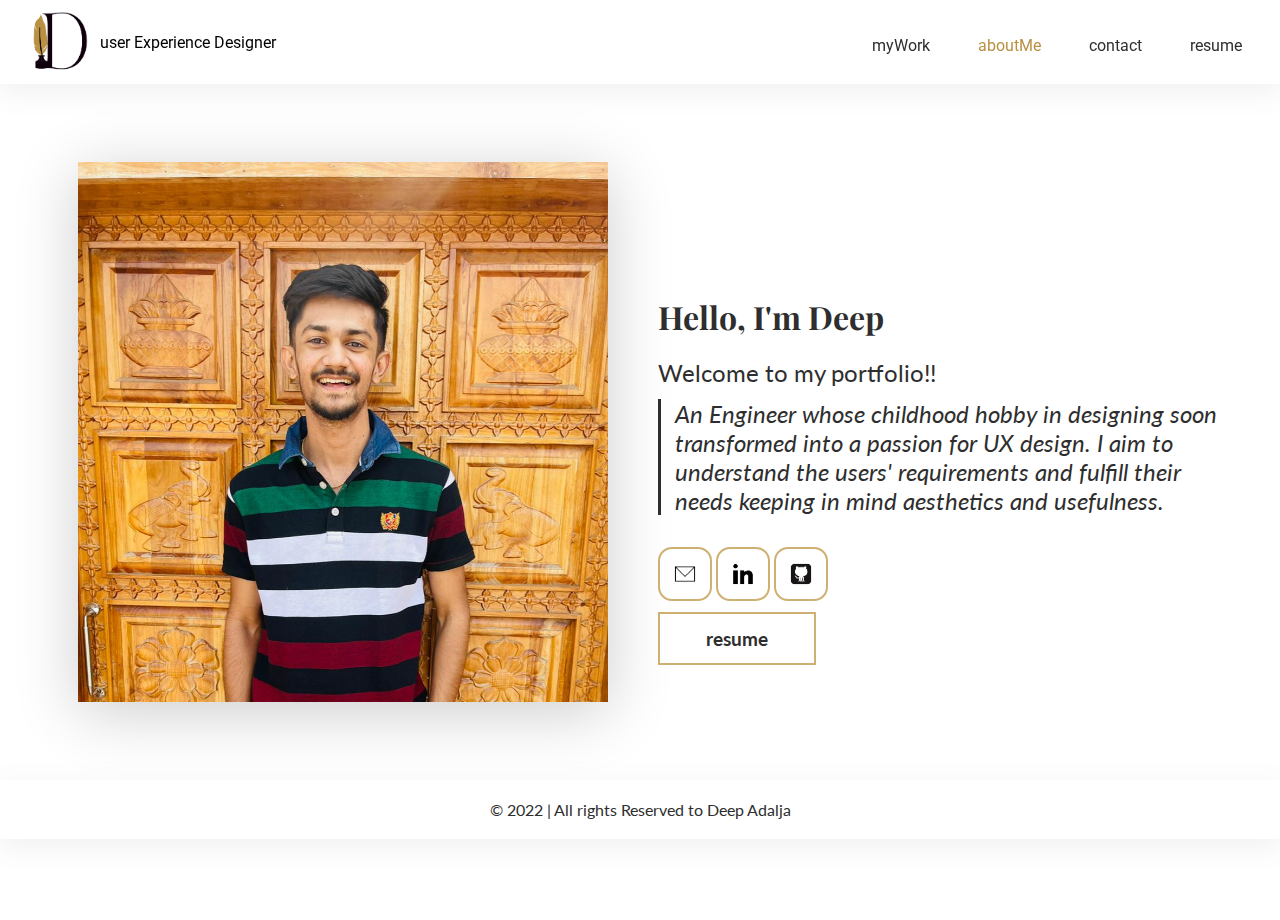
<file: aboutMe.html>
<!DOCTYPE html>
<html lang="en">

<head>
    <meta charset="UTF-8">
    <meta http-equiv="X-UA-Compatible" content="IE=edge">
    <meta name="viewport" content="width=device-width, initial-scale=1.0">
    <title>deepAdalja-About</title>
    <link rel="stylesheet" href="aboutMe.css">
    <link rel="stylesheet" href="./index.css">
    <link rel="icon" type="image/x-icon" href="./img/favicon/favicon.ico">
    <link
        href="https://fonts.googleapis.com/css2?family=Finger+Paint&family=Lato:ital,wght@0,100;0,300;0,400;0,700;0,900;1,100;1,300;1,400;1,700;1,900&family=Licorice&family=Merriweather:wght@300;400&family=Open+Sans:wght@400;500&family=Oxygen:wght@300;400;700&family=Playfair+Display:ital@0;1&family=Roboto:wght@300;400&family=Solway:wght@300;400;500&family=Ubuntu&display=swap"
        rel="stylesheet">
</head>

<body>

    <nav id="navbar">
        <div id="logo">
            <a href="./index.html"><img src="./img/logos/Dlogocropped.png" alt="Logo" height="80px"></a>
            <div>
                <p>user Experience Designer</p>
            </div>
        </div>
        <div id="links">
            <li><a href="./index.html">myWork</a></li>
            <li><a style="color: #ba9043;" href="./aboutMe.html">aboutMe</a></li>
            <li><a href="#contact">contact</a></li>
            <li><a href="https://drive.google.com/file/d/1tIAGyebp3swFNNiiZGx92EC6ZRyHTiWD/view?usp=share_link"
                    target="_blank">resume</a></li>
        </div>
    </nav>




    <div id="aboutMe">
        <div class="aboutDesc">
            <img src="./img/me/Deep.jpg" alt="Me">
        </div>
        <div class="descP">
            <h1>Hello, I'm Deep</h1>
            <p>Welcome to my portfolio!!</p>
            <div class="descItalic">
                <p>An Engineer whose childhood hobby in designing soon transformed into a passion for UX design. I aim
                    to understand the
                    users' requirements and fulfill their needs keeping in mind aesthetics and usefulness.</p>
            </div>
            <div class="profileLinks">
                <a href="mailto:thedeepux@gmail.com" target="_blank"><img src="./img/logos/email.png" alt="Email"></a>
                <a href="https://www.linkedin.com/in/deep-adalja-130557213/" target="_blank"><img
                        src="./img/logos/linkedin.png" alt="Linkedin"></a>
                <a href="https://github.com/TheDeep18" target="_blank"><img src="./img/logos/github.png"
                        alt="GitHub"></a>
            </div>
            <div class="resume">
                <a href="https://drive.google.com/file/d/1tIAGyebp3swFNNiiZGx92EC6ZRyHTiWD/view?usp=share_link"
                    target="_blank">resume</a>
            </div>
        </div>
    </div>


    <!-- <div id="contact">
        <span class="email"><a href="mailto:thedeepux@gmail.com">thedeepux@gmail.com</a></span>
        <p style="display: flex; align-items: center;">Always up for collaborations. <a
                href="https://www.linkedin.com/in/deep-adalja-130557213/"><img src="./img/logos/linkedin.png"
                    alt="Linkedin" height="60px"></a></p>
        <p>Portfolio made by me with &#10084</p>
    </div> -->
    <footer>
        <p>&#169 2022 | All rights Reserved to Deep Adalja</p>
    </footer>


</body>

</html>
</file>
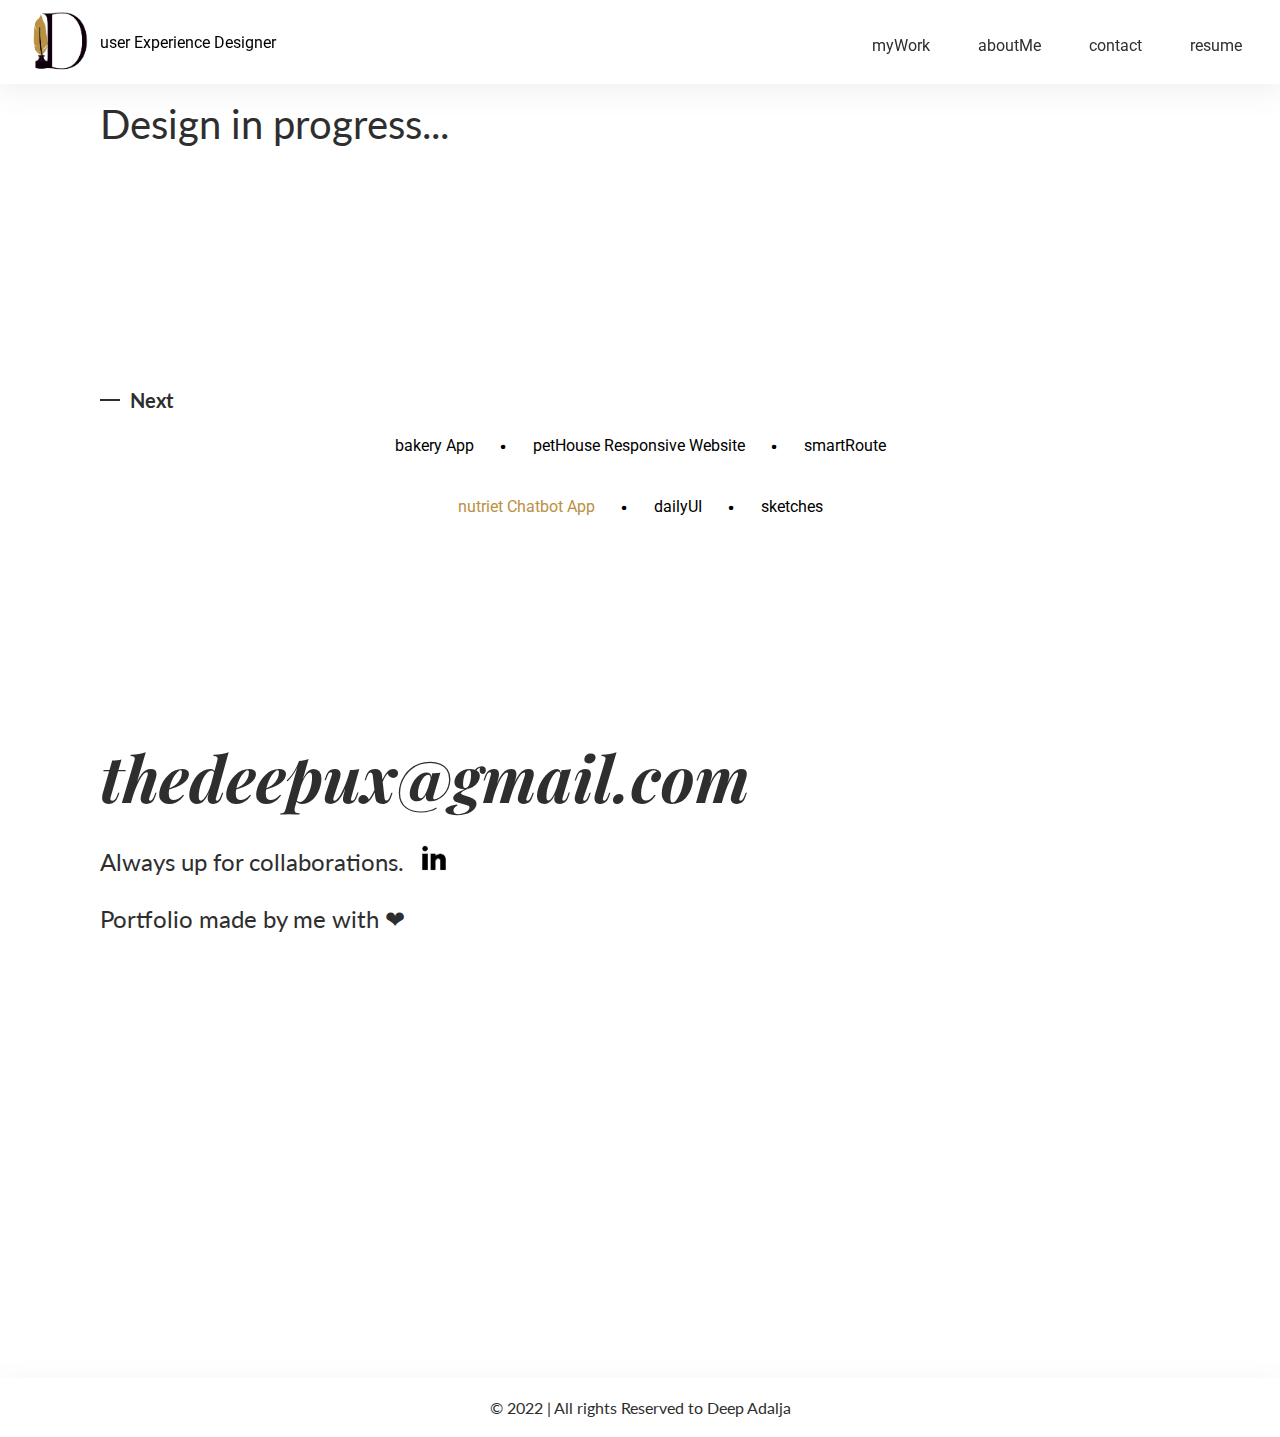
<file: colabOne.html>
<!DOCTYPE html>
<html lang="en">

<head>
    <meta charset="UTF-8">
    <meta http-equiv="X-UA-Compatible" content="IE=edge">
    <meta name="viewport" content="width=device-width, initial-scale=1.0">
    <title>deepAdalja-nutriet</title>
    <link rel="stylesheet" href="./index.css">
    <link rel="stylesheet" href="./colabOne.css">
    <link rel="icon" type="image/x-icon" href="./img/favicon/favicon.ico">
    <link
        href="https://fonts.googleapis.com/css2?family=Allura&family=Basic&family=Dancing+Script:wght@700&family=Finger+Paint&family=Great+Vibes&family=Lato:ital,wght@0,100;0,300;0,400;0,700;0,900;1,100;1,300;1,400;1,700;1,900&family=Licorice&family=Merriweather:wght@300;400&family=Open+Sans:wght@400;500&family=Oxygen:wght@300;400;700&family=Pacifico&family=Parisienne&family=Playfair+Display:ital,wght@0,400;0,700;1,400;1,700&family=Roboto+Mono:ital,wght@0,200;0,300;0,400;1,300&family=Roboto:wght@300;400&family=Sacramento&family=Solway:wght@300;400;500&family=Ubuntu&display=swap"
        rel="stylesheet">
</head>

<body>
    <nav id="navbar">
        <div id="logo">
            <a href="./index.html"><img src="./img/logos/Dlogocropped.png" alt="Logo" height="80px"></a>
            <div>
                <p>user Experience Designer</p>
            </div>
        </div>
        <div id="links">
            <li><a class="aLinks" href="./index.html">myWork</a></li>
            <li><a class="aLinks" href="./aboutMe.html">aboutMe</a></li>
            <li><a class="aLinks" href="#contact">contact</a></li>
            <li><a class="aLinks"
                    href="https://drive.google.com/file/d/1tIAGyebp3swFNNiiZGx92EC6ZRyHTiWD/view?usp=share_link"
                    target="_blank">resume</a></li>
        </div>
    </nav>


    <p class="p">Design in progress...</p>


    <div id="nextPreviousLinks">
        <h2 class="heading">Next</h2>
        <div id="linksRowOne" class="nextPrevLinks">
            <li><a href="./projectOne.html">bakery App</a></li><span>.</span>
            <li><a href="./projectTwo.html">petHouse Responsive Website</a></li><span>.</span>
            <li><a href="./colabTwo.html">smartRoute</a></li>
        </div>
        <div id="linksRowTwo" class="nextPrevLinks">
            <li><a style="color: #ba9043;" href="./colabOne.html">nutriet Chatbot App</a></li><span>.</span>
            <li><a href="./dailyUI.html">dailyUI</a></li><span>.</span>
            <li><a href="./sketches.html">sketches</a></li>
        </div>
    </div>




    <div id="contact">
        <span class="email"><a href="mailto:thedeepux@gmail.com">thedeepux@gmail.com</a></span>
        <p style="display: flex; align-items: center;">Always up for collaborations. <a
                href="https://www.linkedin.com/in/deep-adalja-130557213/"><img src="./img/logos/linkedin.png"
                    alt="Linkedin" height="60px"></a></p>
        <p>Portfolio made by me with &#10084</p>
    </div>
    <footer>
        <p>&#169 2022 | All rights Reserved to Deep Adalja</p>
    </footer>

</body>

</html>
</file>
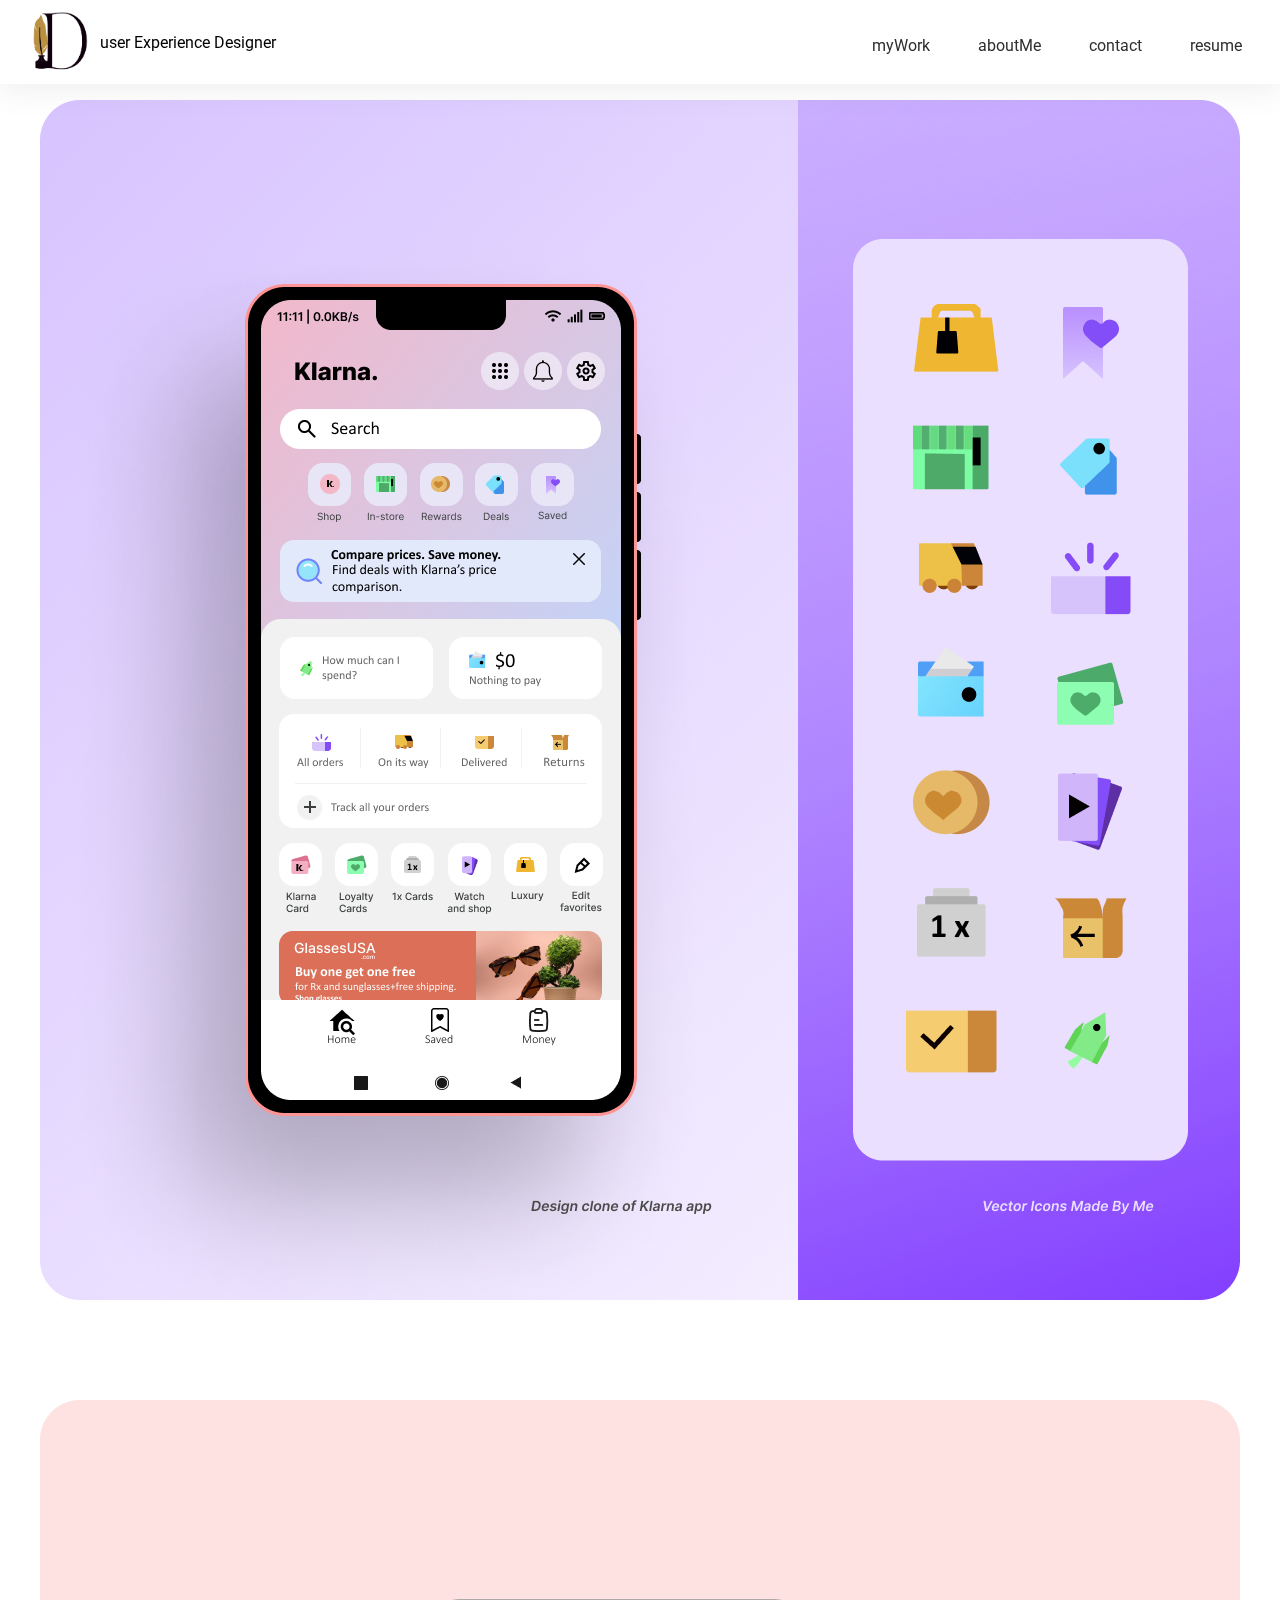
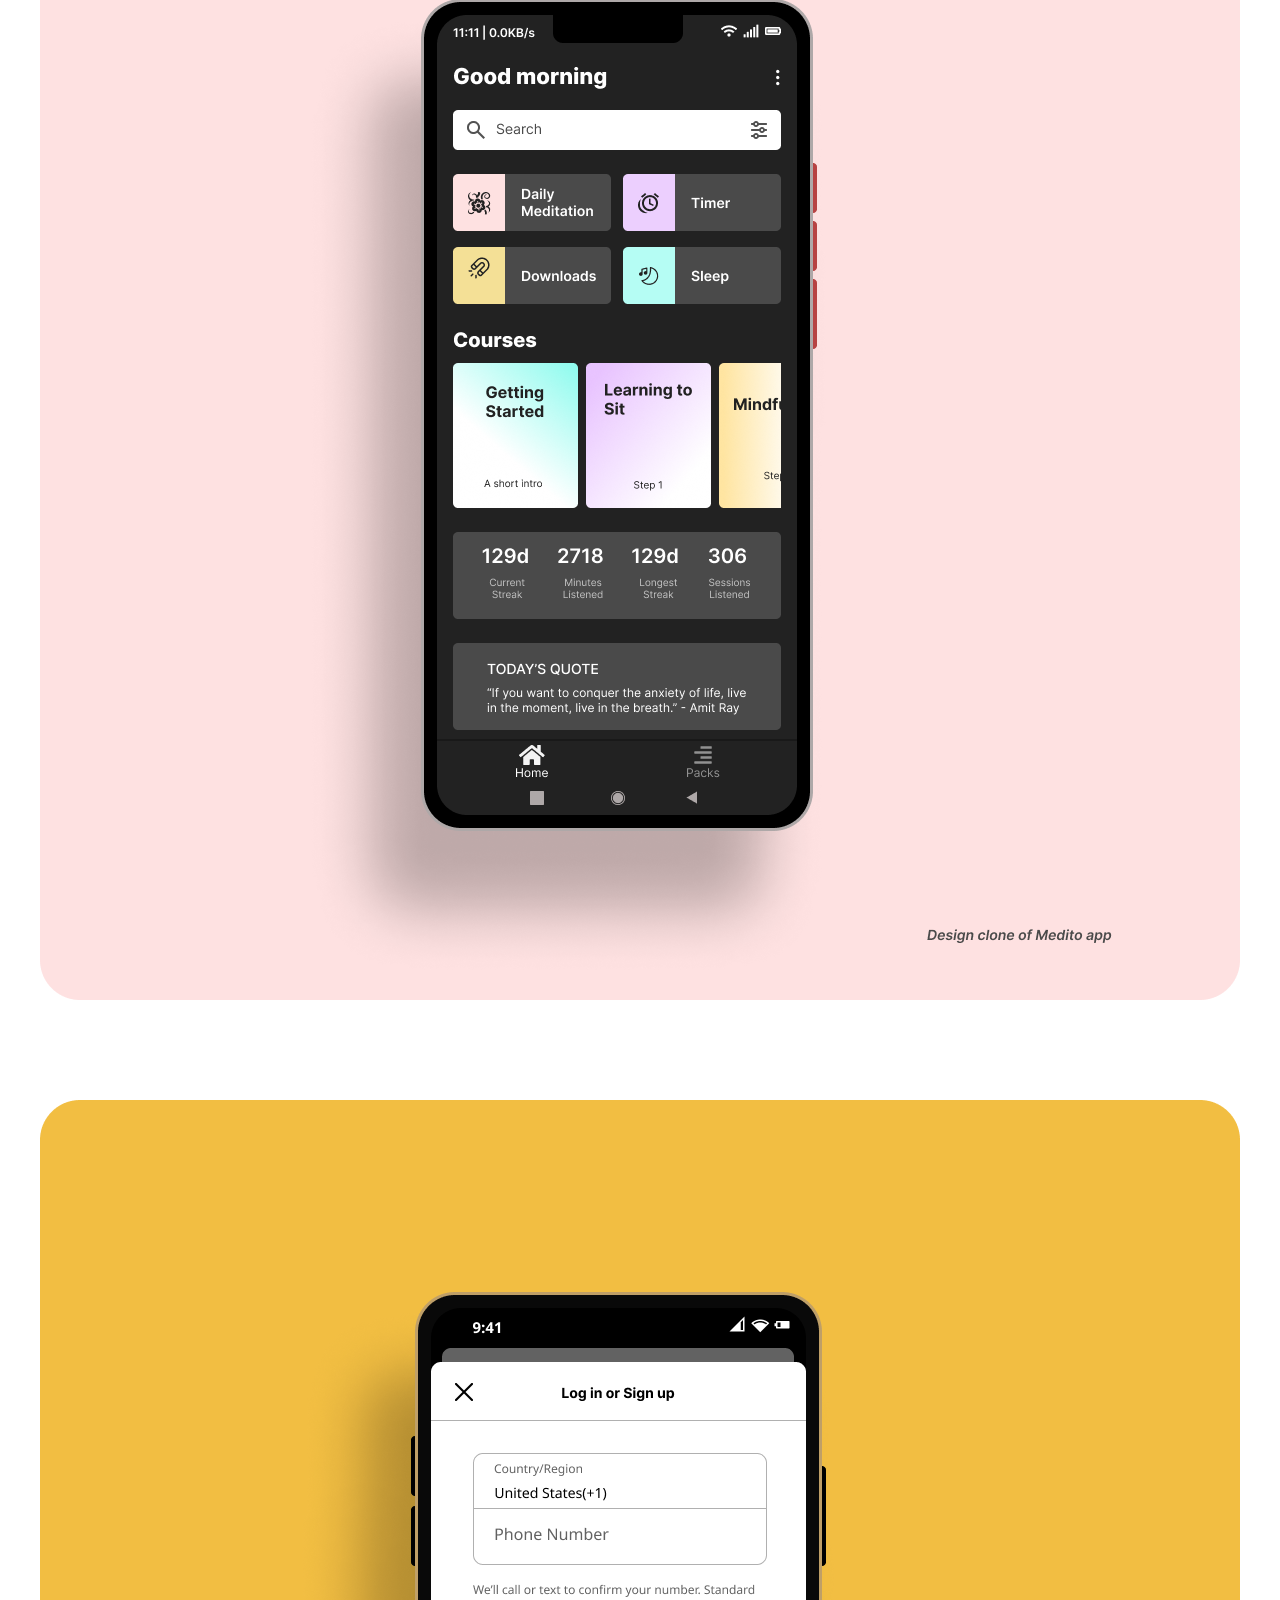
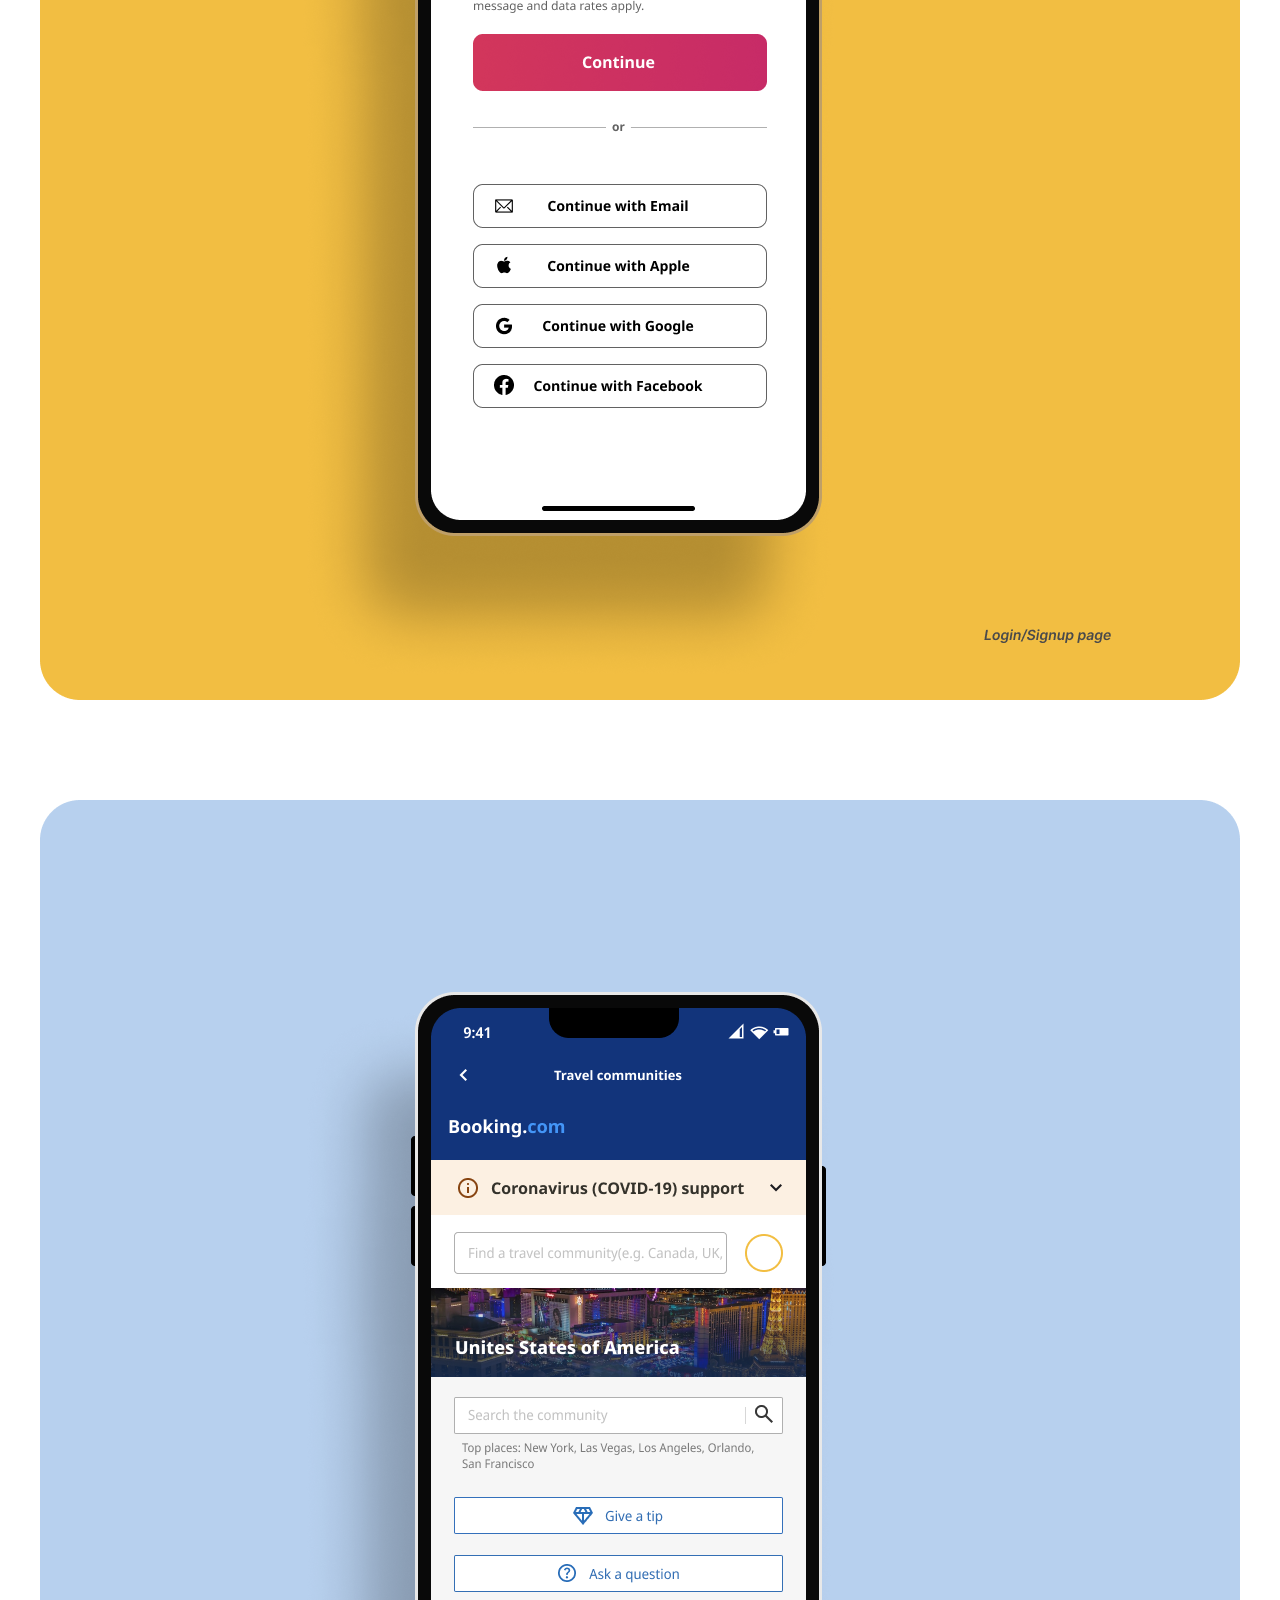
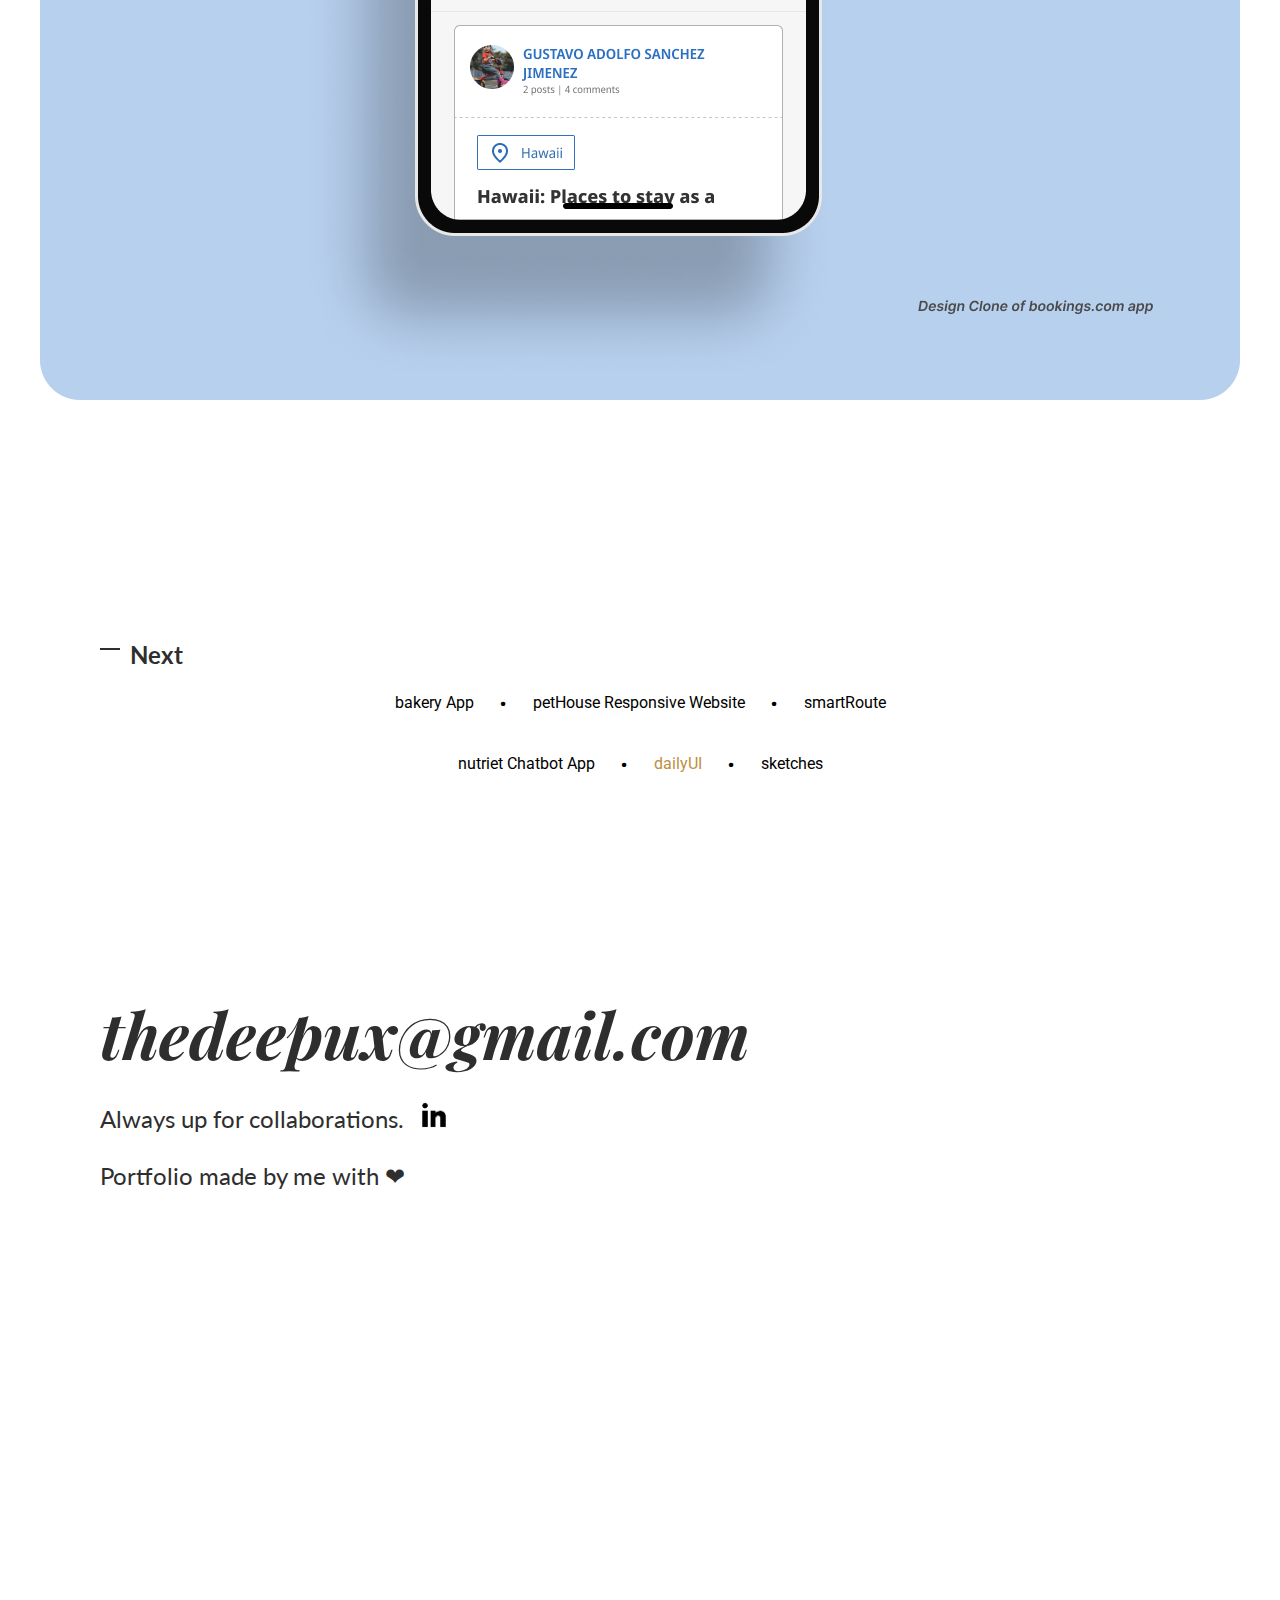
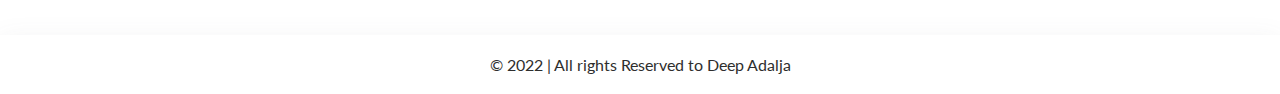
<file: dailyUI.html>
<!DOCTYPE html>
<html lang="en">

<head>
    <meta charset="UTF-8">
    <meta http-equiv="X-UA-Compatible" content="IE=edge">
    <meta name="viewport" content="width=device-width, initial-scale=1.0">
    <title>deepAdalja-dailyUI</title>
    <link rel="stylesheet" href="index.css">
    <link rel="stylesheet" href="dailyUI.css">
    <link rel="icon" type="image/x-icon" href="./img/favicon/favicon.ico">
    <link
        href="https://fonts.googleapis.com/css2?family=Finger+Paint&family=Lato:ital,wght@0,100;0,300;0,400;0,700;0,900;1,100;1,300;1,400;1,700;1,900&family=Licorice&family=Merriweather:wght@300;400&family=Open+Sans:wght@400;500&family=Oxygen:wght@300;400;700&family=Playfair+Display:ital@0;1&family=Roboto:wght@300;400&family=Solway:wght@300;400;500&family=Ubuntu&display=swap"
        rel="stylesheet">
</head>

<body>

    <nav id="navbar">
        <div id="logo">
            <a href="./index.html"><img src="./img/logos/Dlogocropped.png" alt="Logo" height="80px"></a>
            <div>
                <p>user Experience Designer</p>
            </div>
        </div>
        <div id="links">
            <li><a href="./index.html">myWork</a></li>
            <li><a href="./aboutMe.html">aboutMe</a></li>
            <li><a href="#contact">contact</a></li>
            <li><a href="https://drive.google.com/file/d/1UcFjwpbHAyXX8xZKs8H1hn4zSvQpkCdQ/view?usp=sharing"
                    target="_blank">resume</a></li>
        </div>
    </nav>


    <div id="dailyUIItems">
        <div class="dailyUIItem">
            <img src="./img/dailyUI/klarna.png" alt="">
        </div>
        <div class="dailyUIItem">
            <img src="./img/dailyUI/medito.png" alt="">
        </div>
        <div class="dailyUIItem">
            <img src="./img/dailyUI/login-signup.png" alt="">
        </div>
        <div class="dailyUIItem">
            <img src="./img/dailyUI/bookings.png" alt="">
        </div>
    </div>


    <div id="nextPreviousLinks">
        <h2 class="heading">Next</h2>
        <div id="linksRowOne" class="nextPrevLinks">
            <li><a href="./projectOne.html">bakery App</a></li><span>.</span>
            <li><a href="./projectTwo.html">petHouse Responsive Website</a></li><span>.</span>
            <li><a href="./colabTwo.html">smartRoute</a></li>
        </div>
        <div id="linksRowTwo" class="nextPrevLinks">
            <li><a href="./colabOne.html">nutriet Chatbot App</a></li><span>.</span>
            <li><a style="color: #ba9043;" href="./dailyUI.html">dailyUI</a></li><span>.</span>
            <li><a href="./sketches.html">sketches</a></li>
        </div>
    </div>

    <div id="contact">
        <span class="email"><a href="mailto:thedeepux@gmail.com">thedeepux@gmail.com</a></span>
        <p style="display: flex; align-items: center;">Always up for collaborations. <a
                href="https://www.linkedin.com/in/deep-adalja-130557213/"><img src="./img/logos/linkedin.png"
                    alt="Linkedin" height="60px"></a></p>
        <p>Portfolio made by me with &#10084</p>
    </div>
    <footer>
        <p>&#169 2022 | All rights Reserved to Deep Adalja</p>
    </footer>


</body>

</html>
</file>
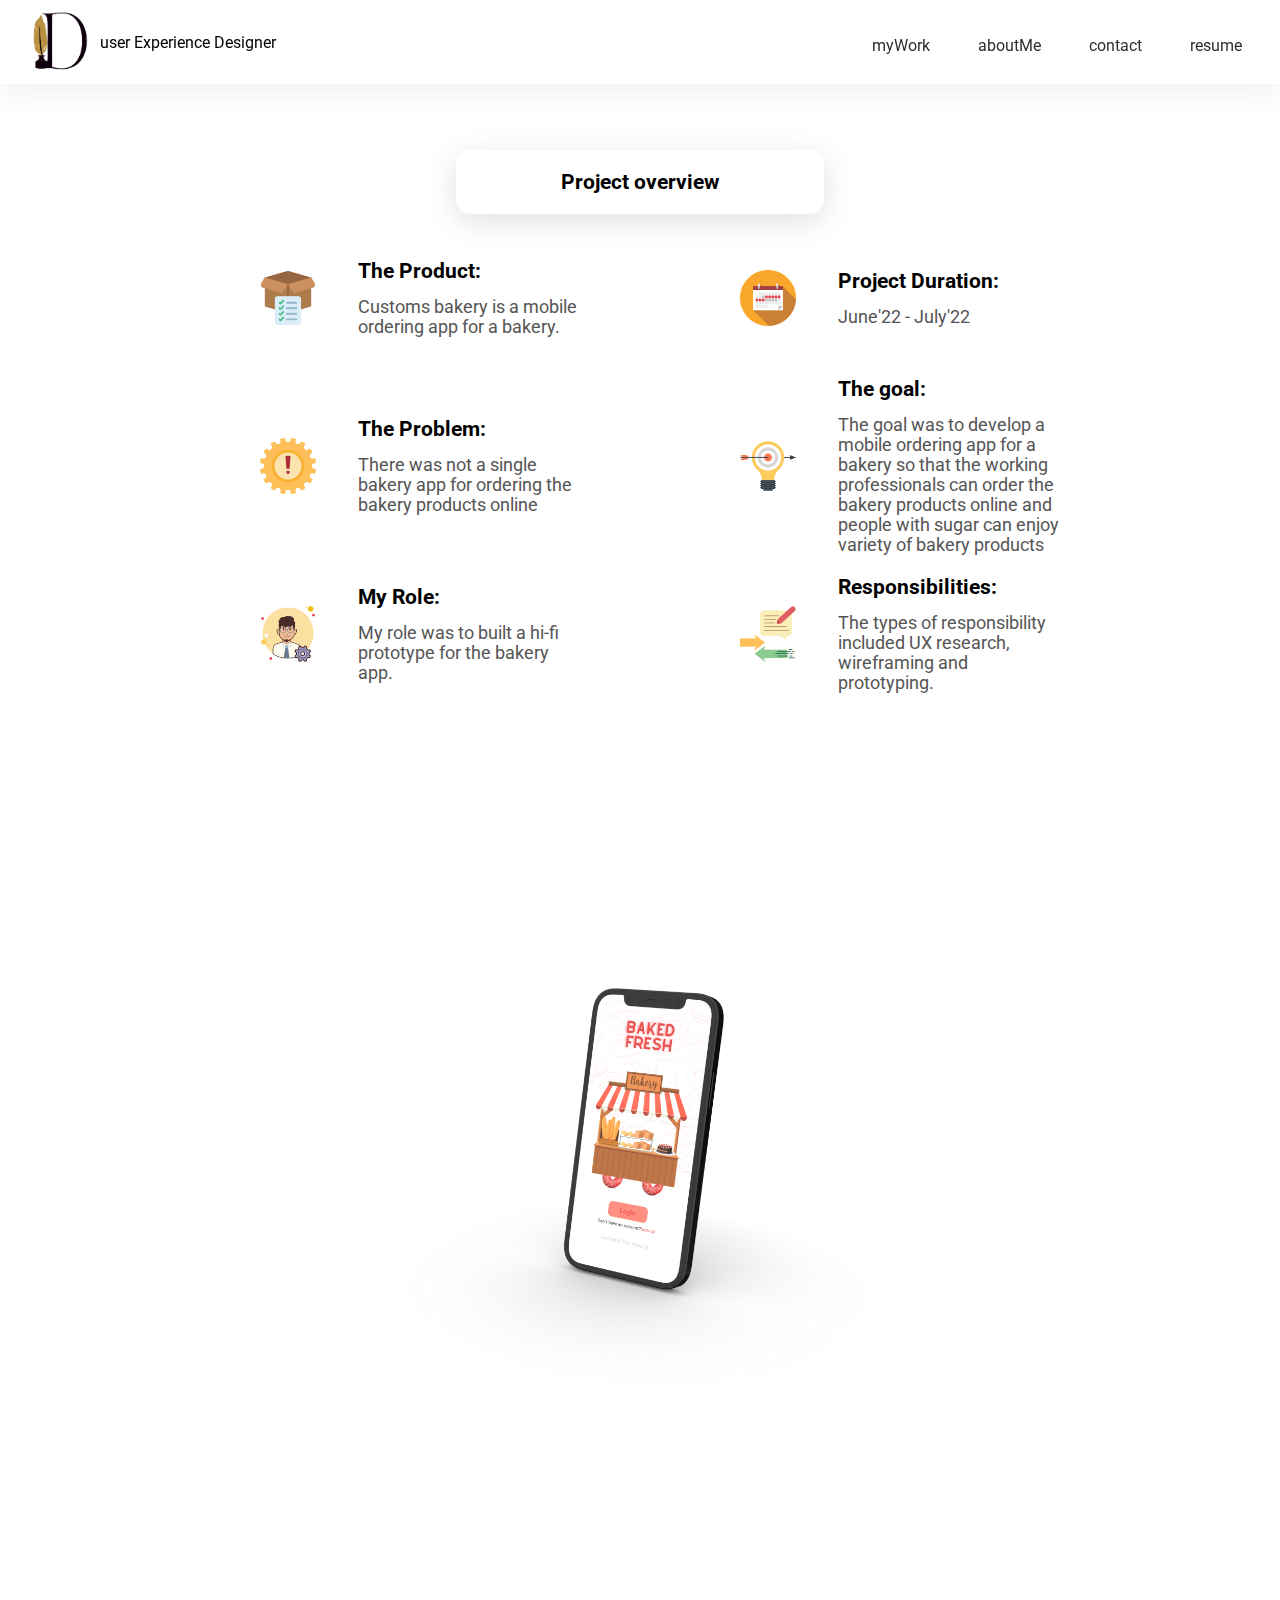
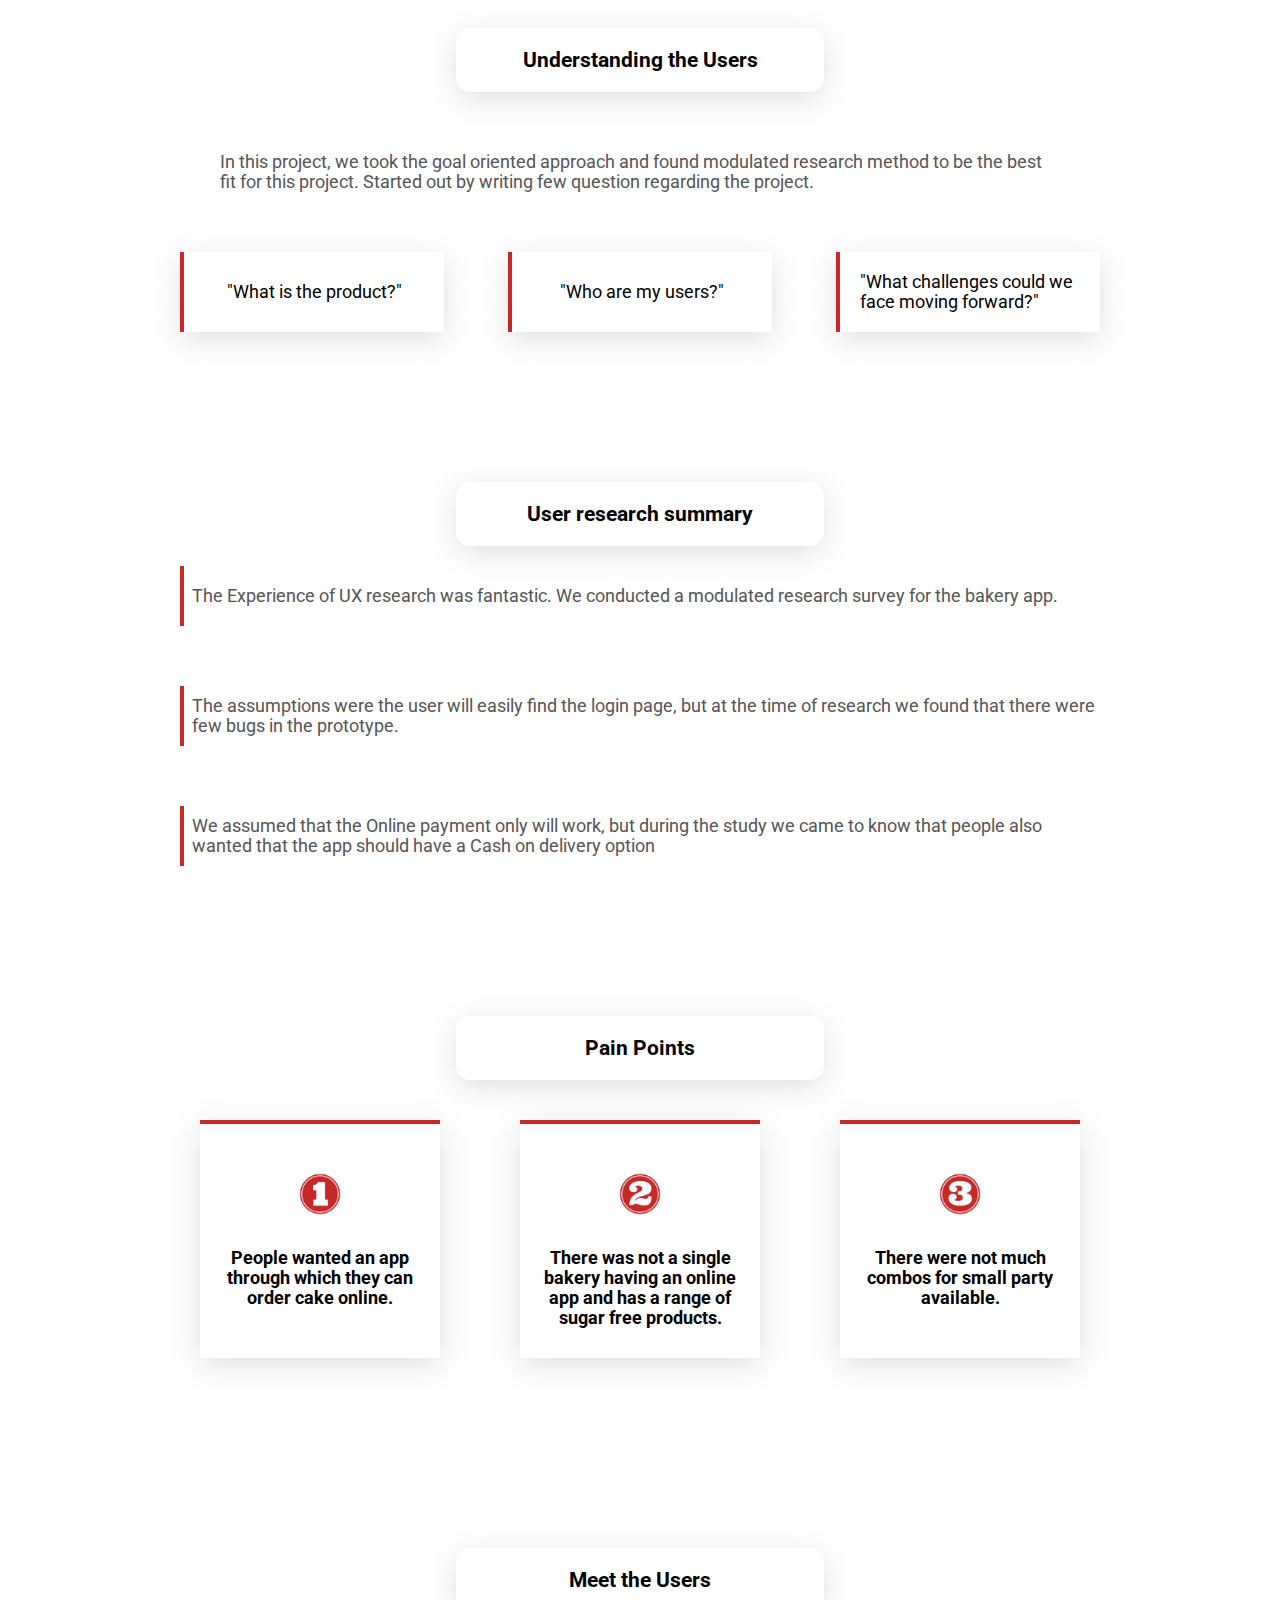
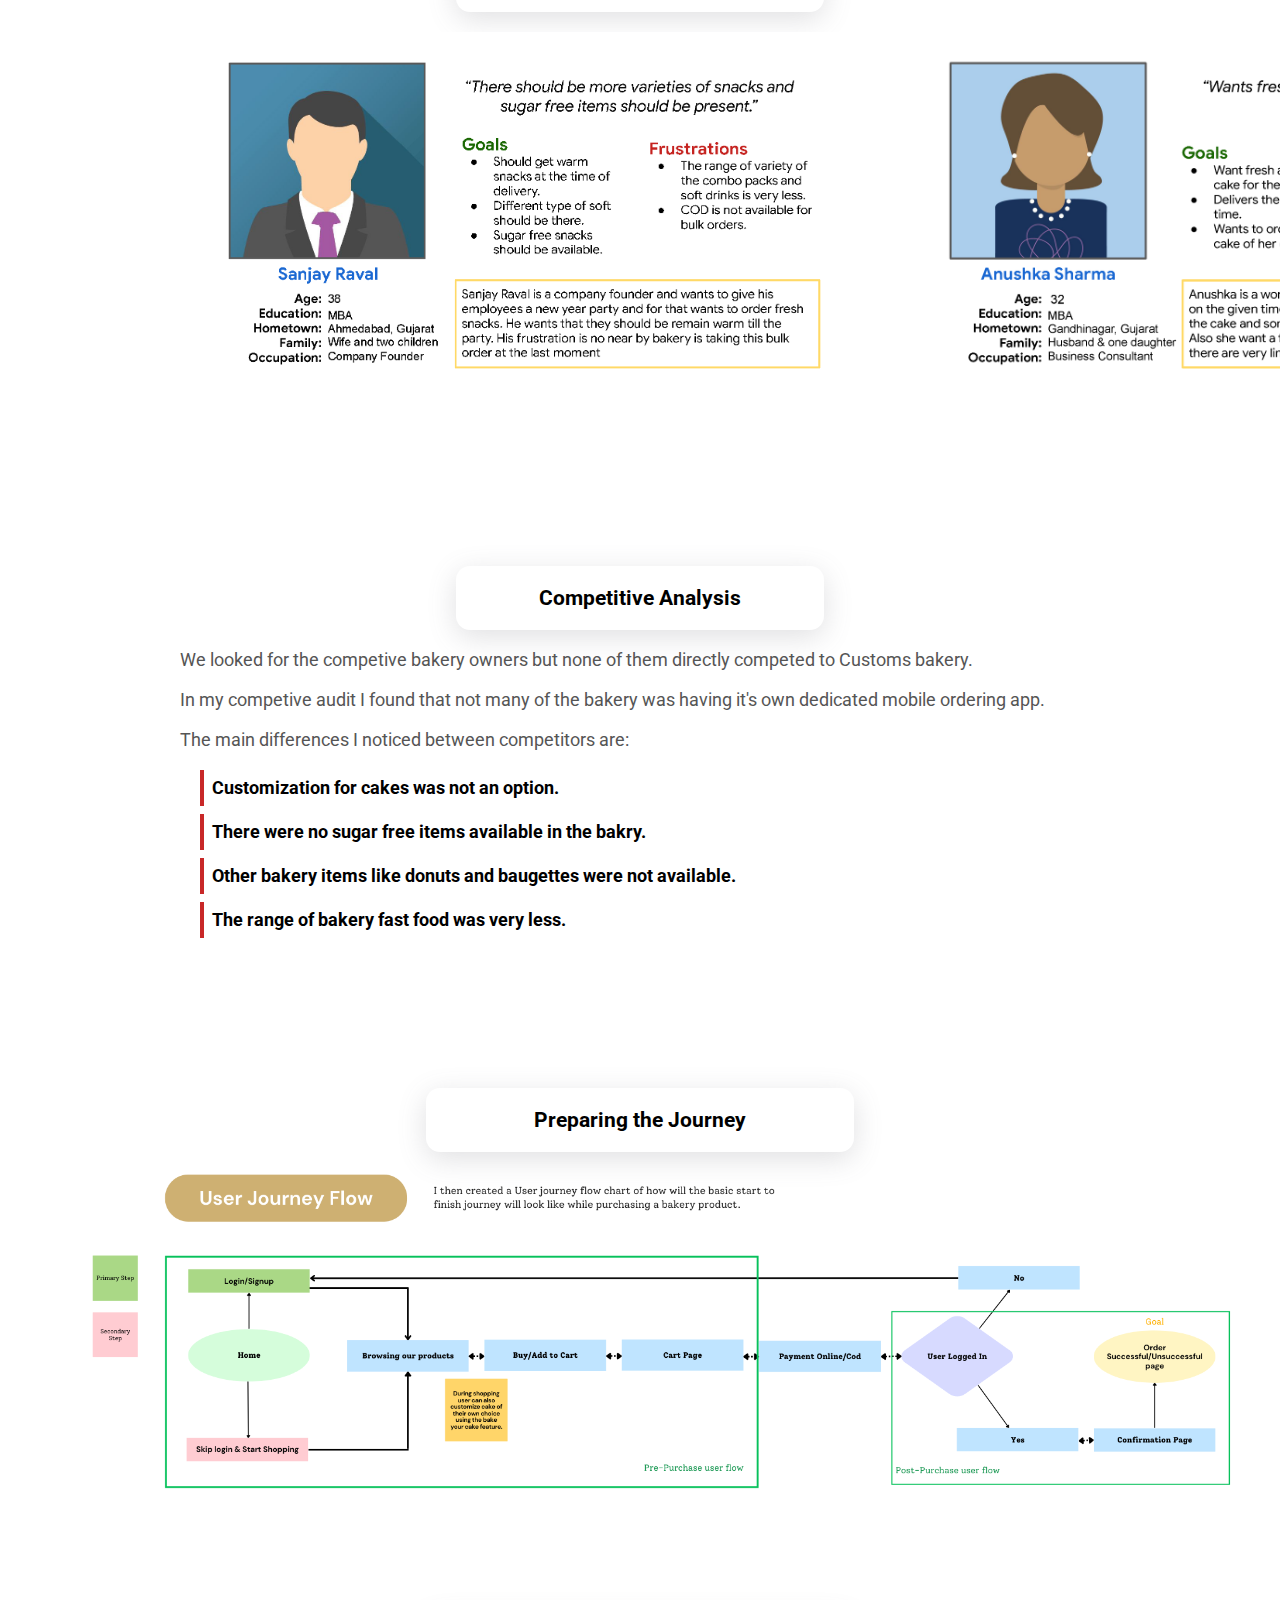
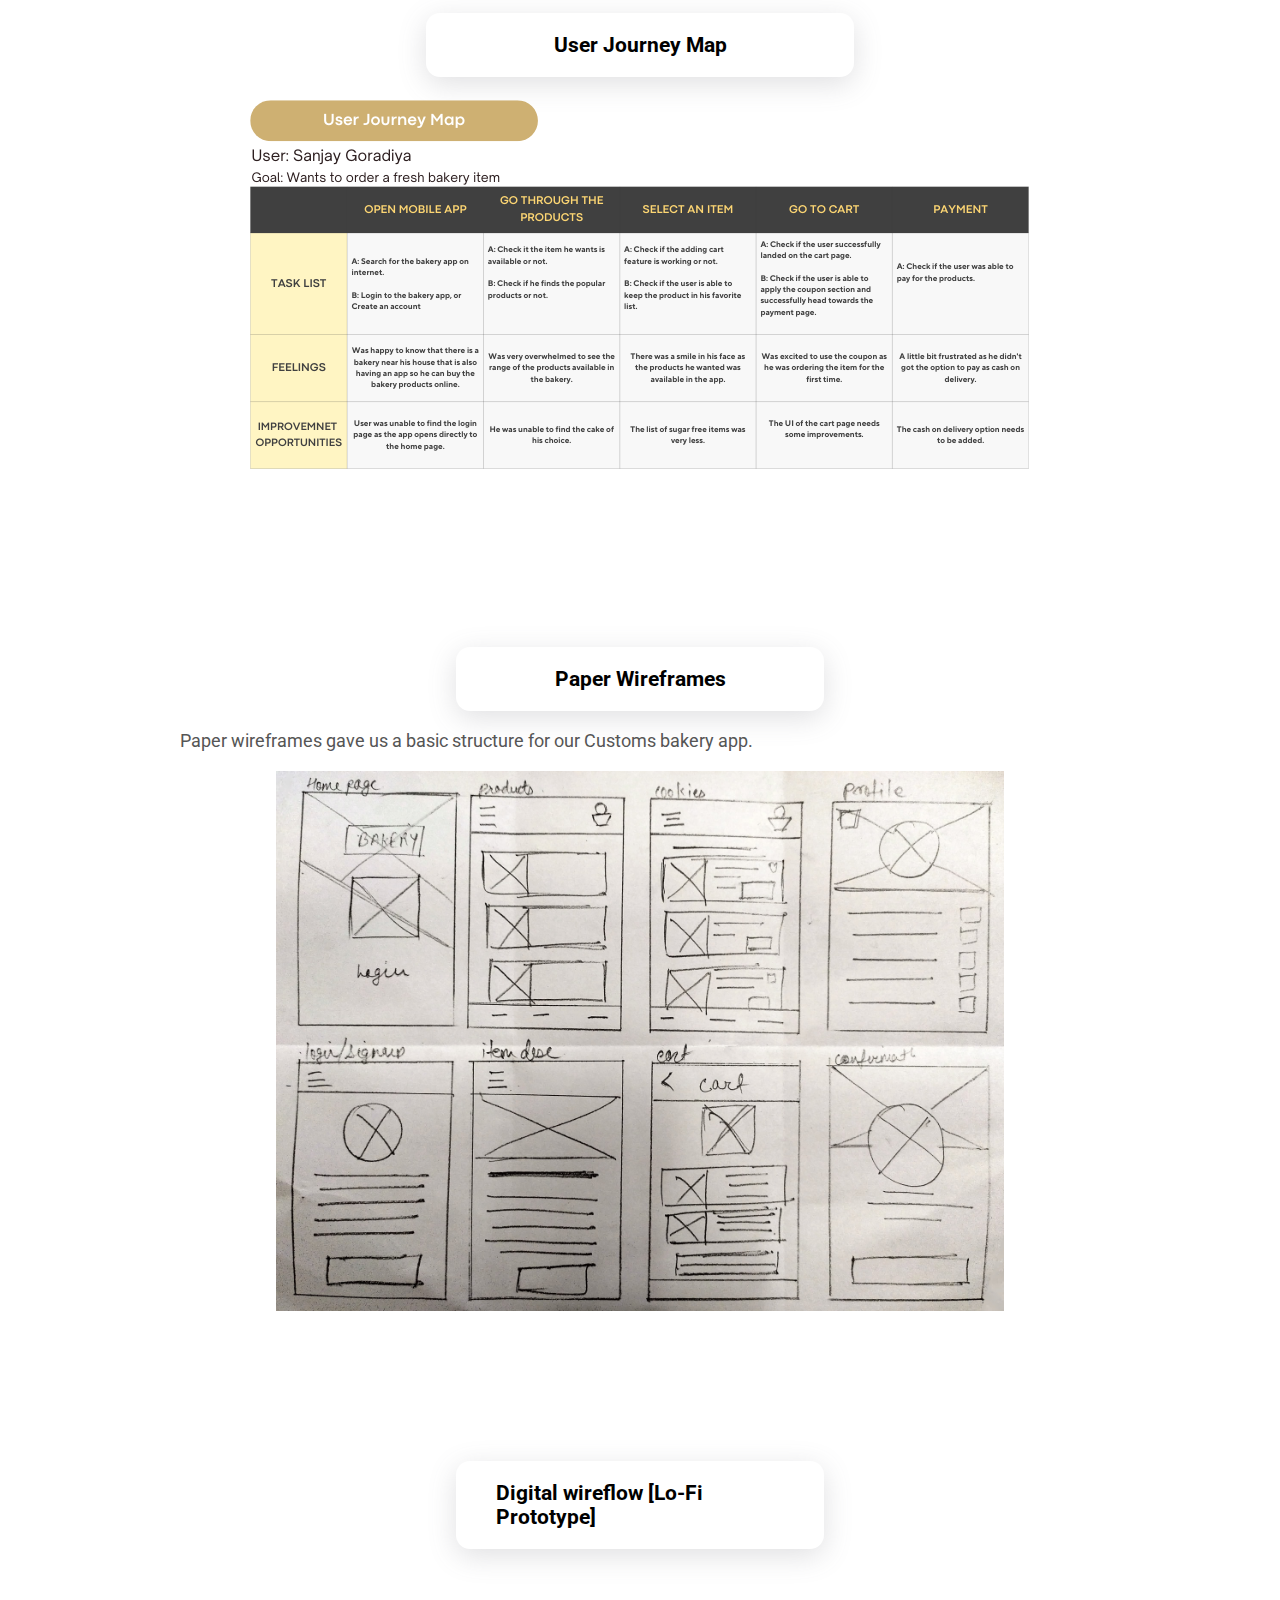
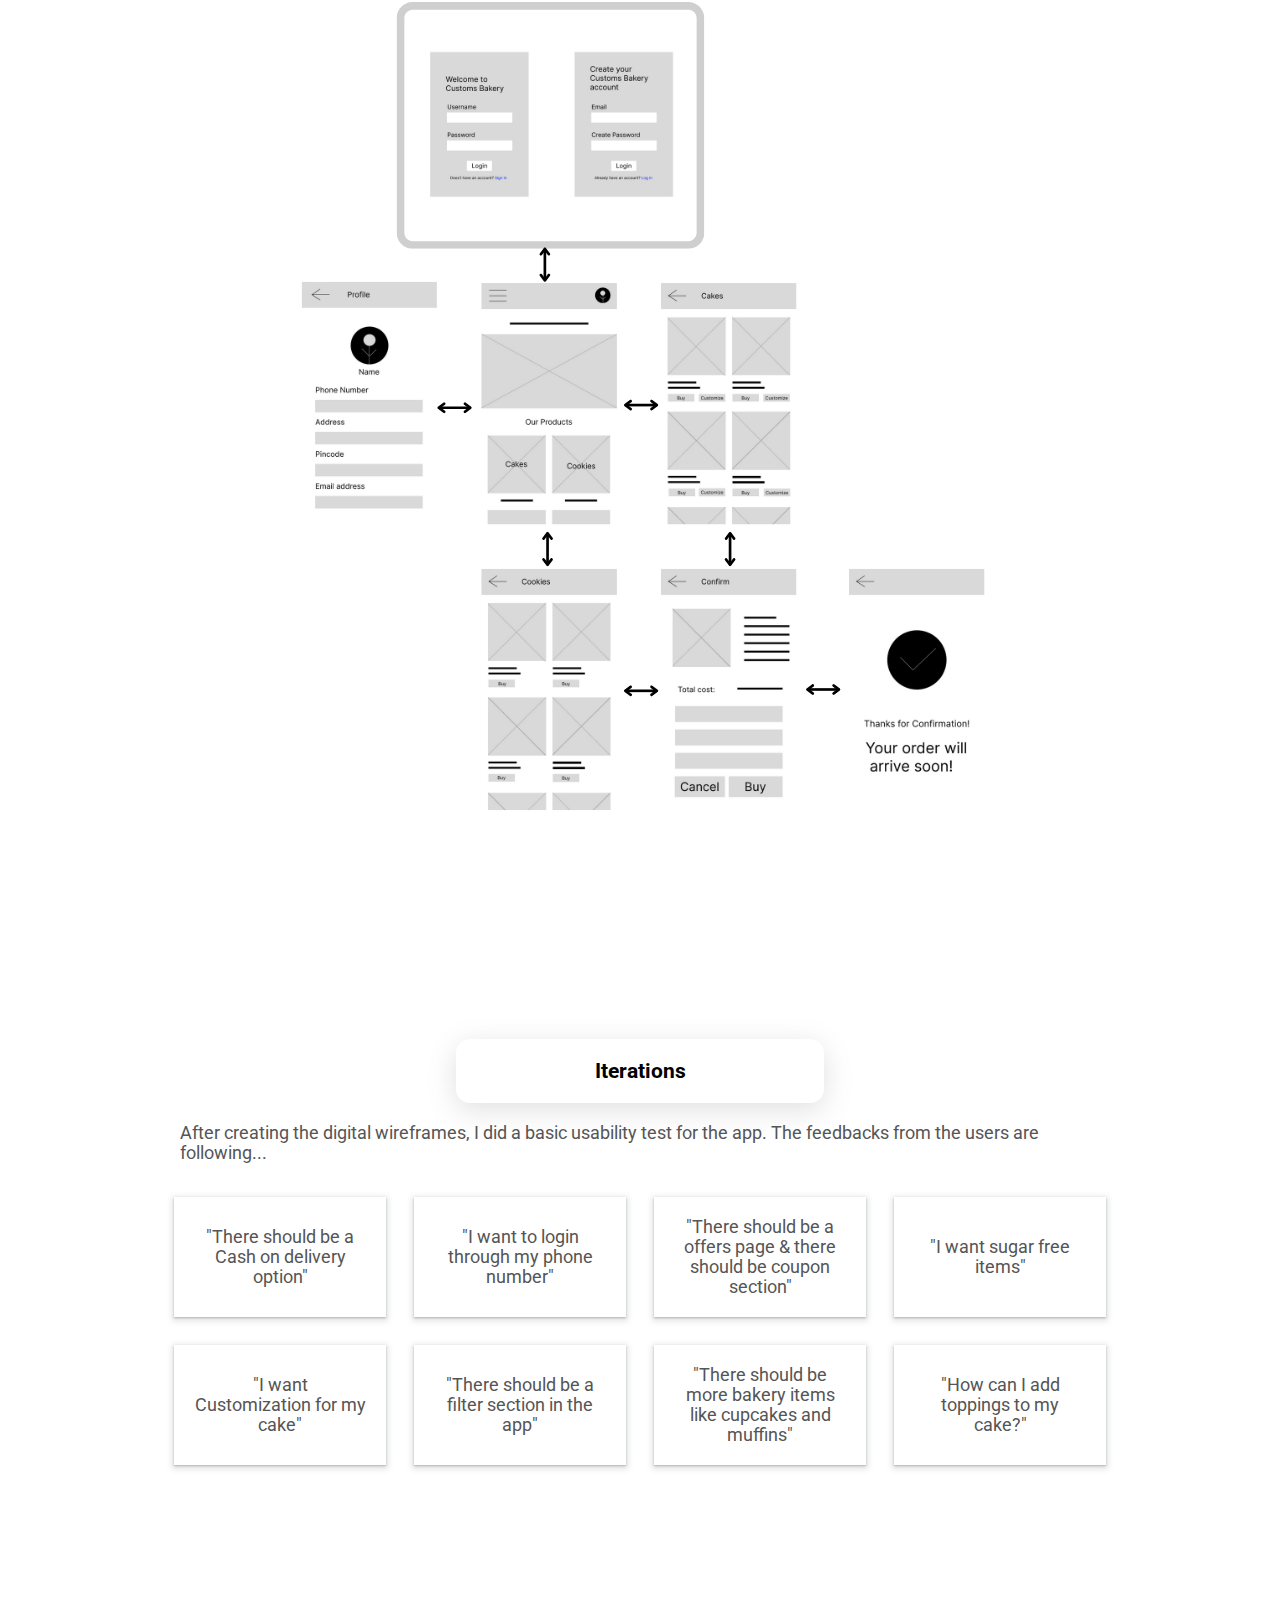
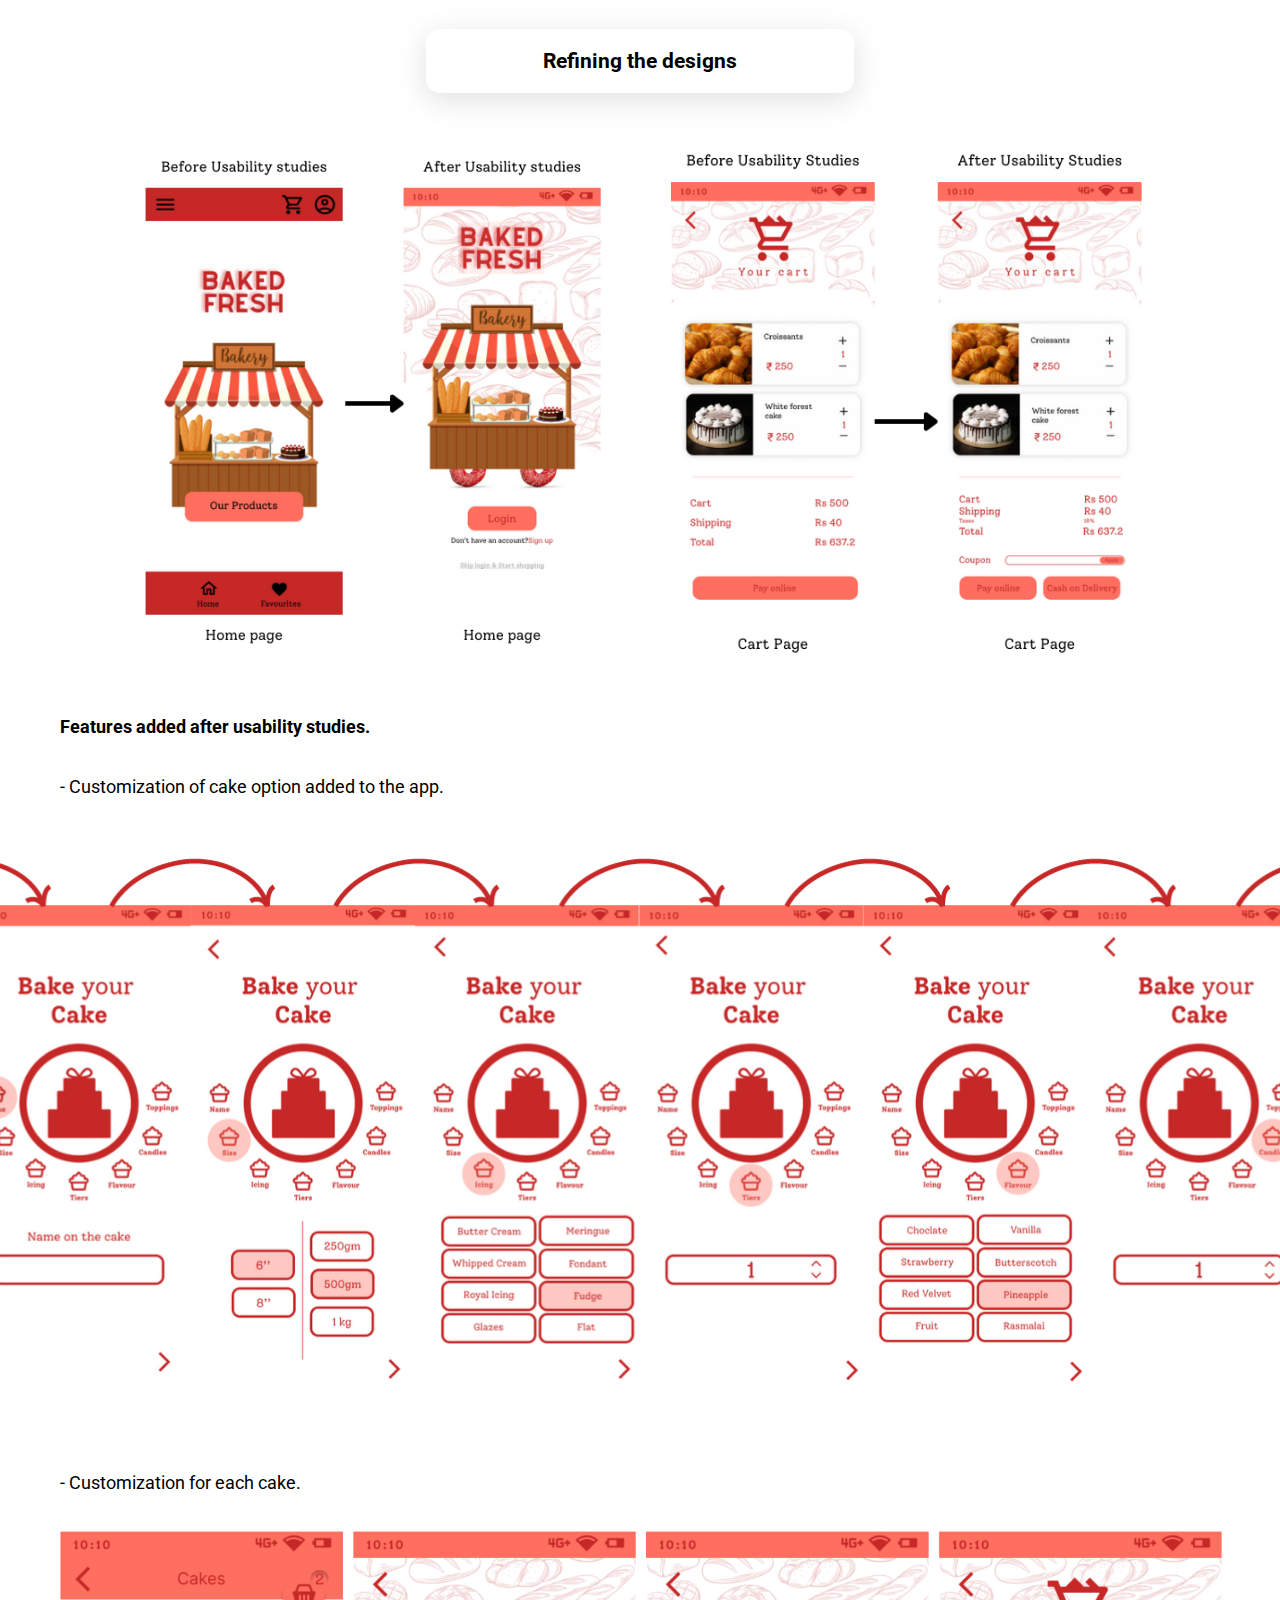
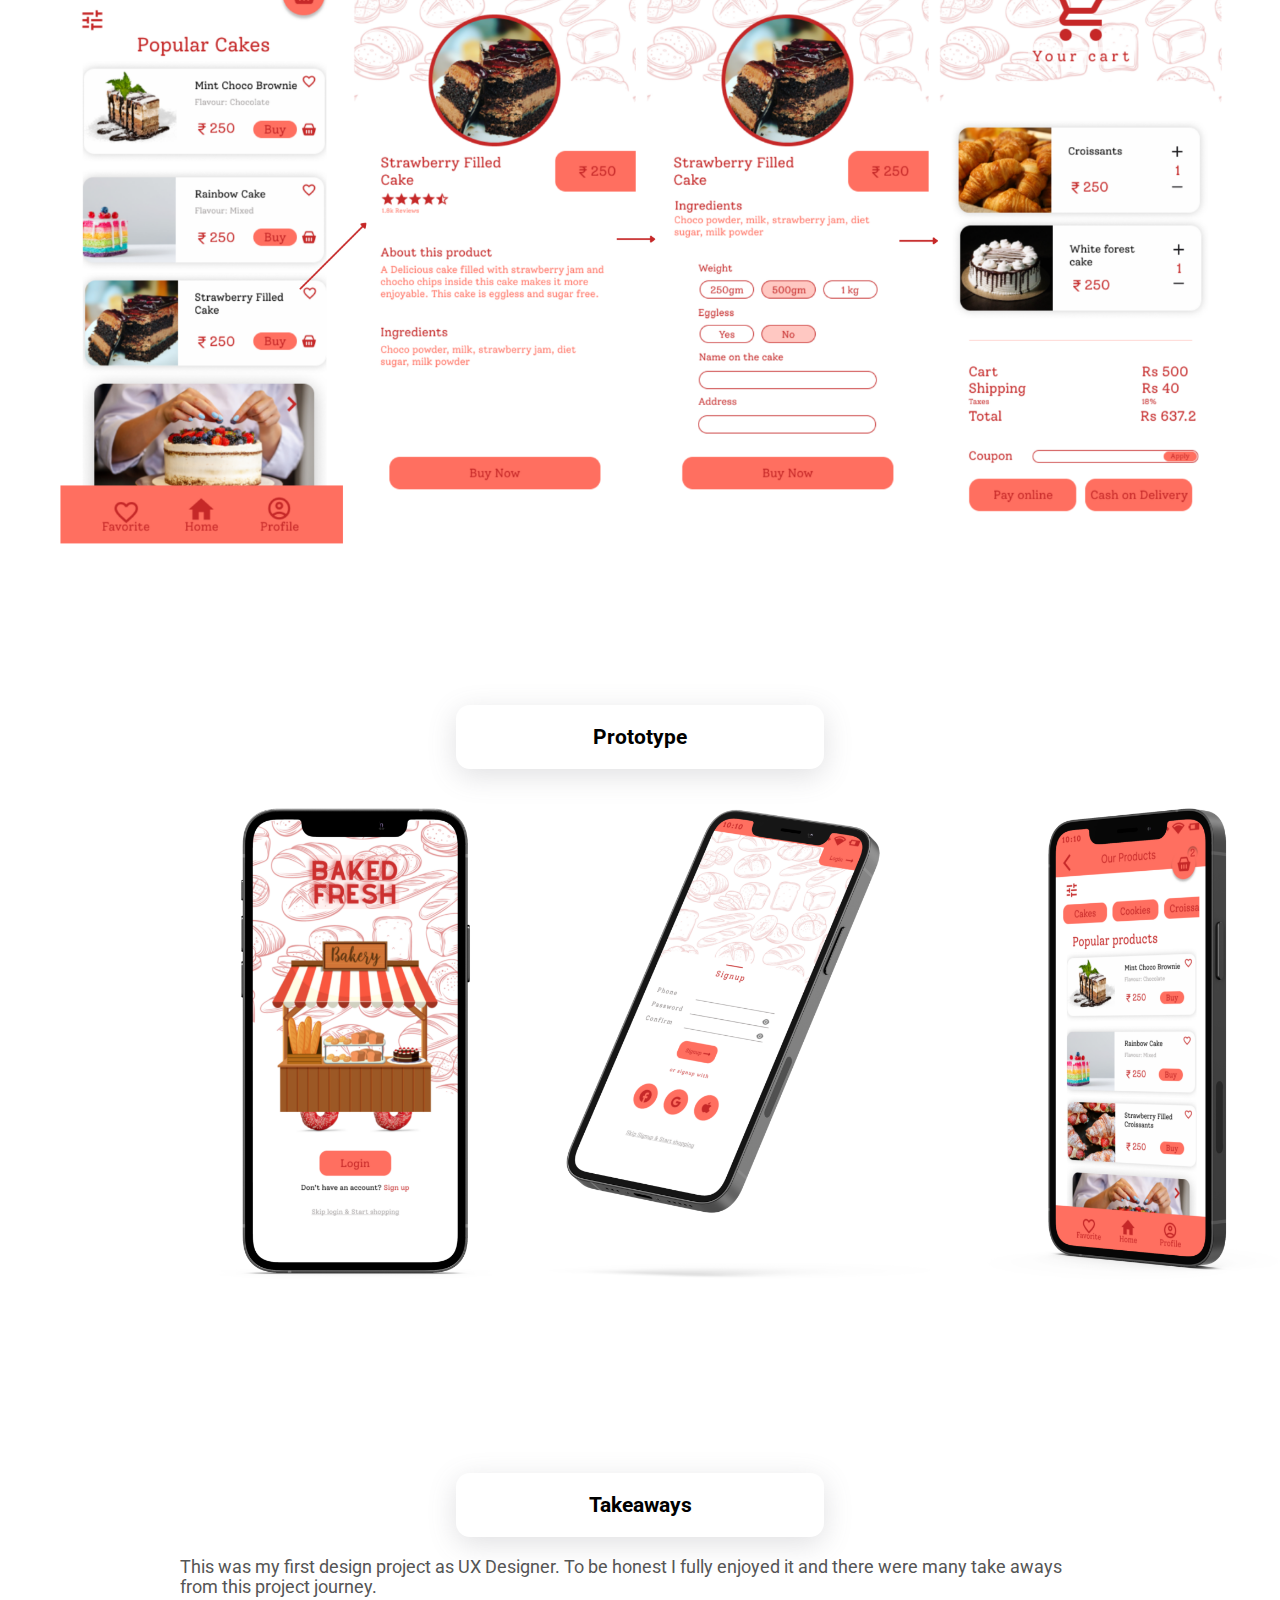
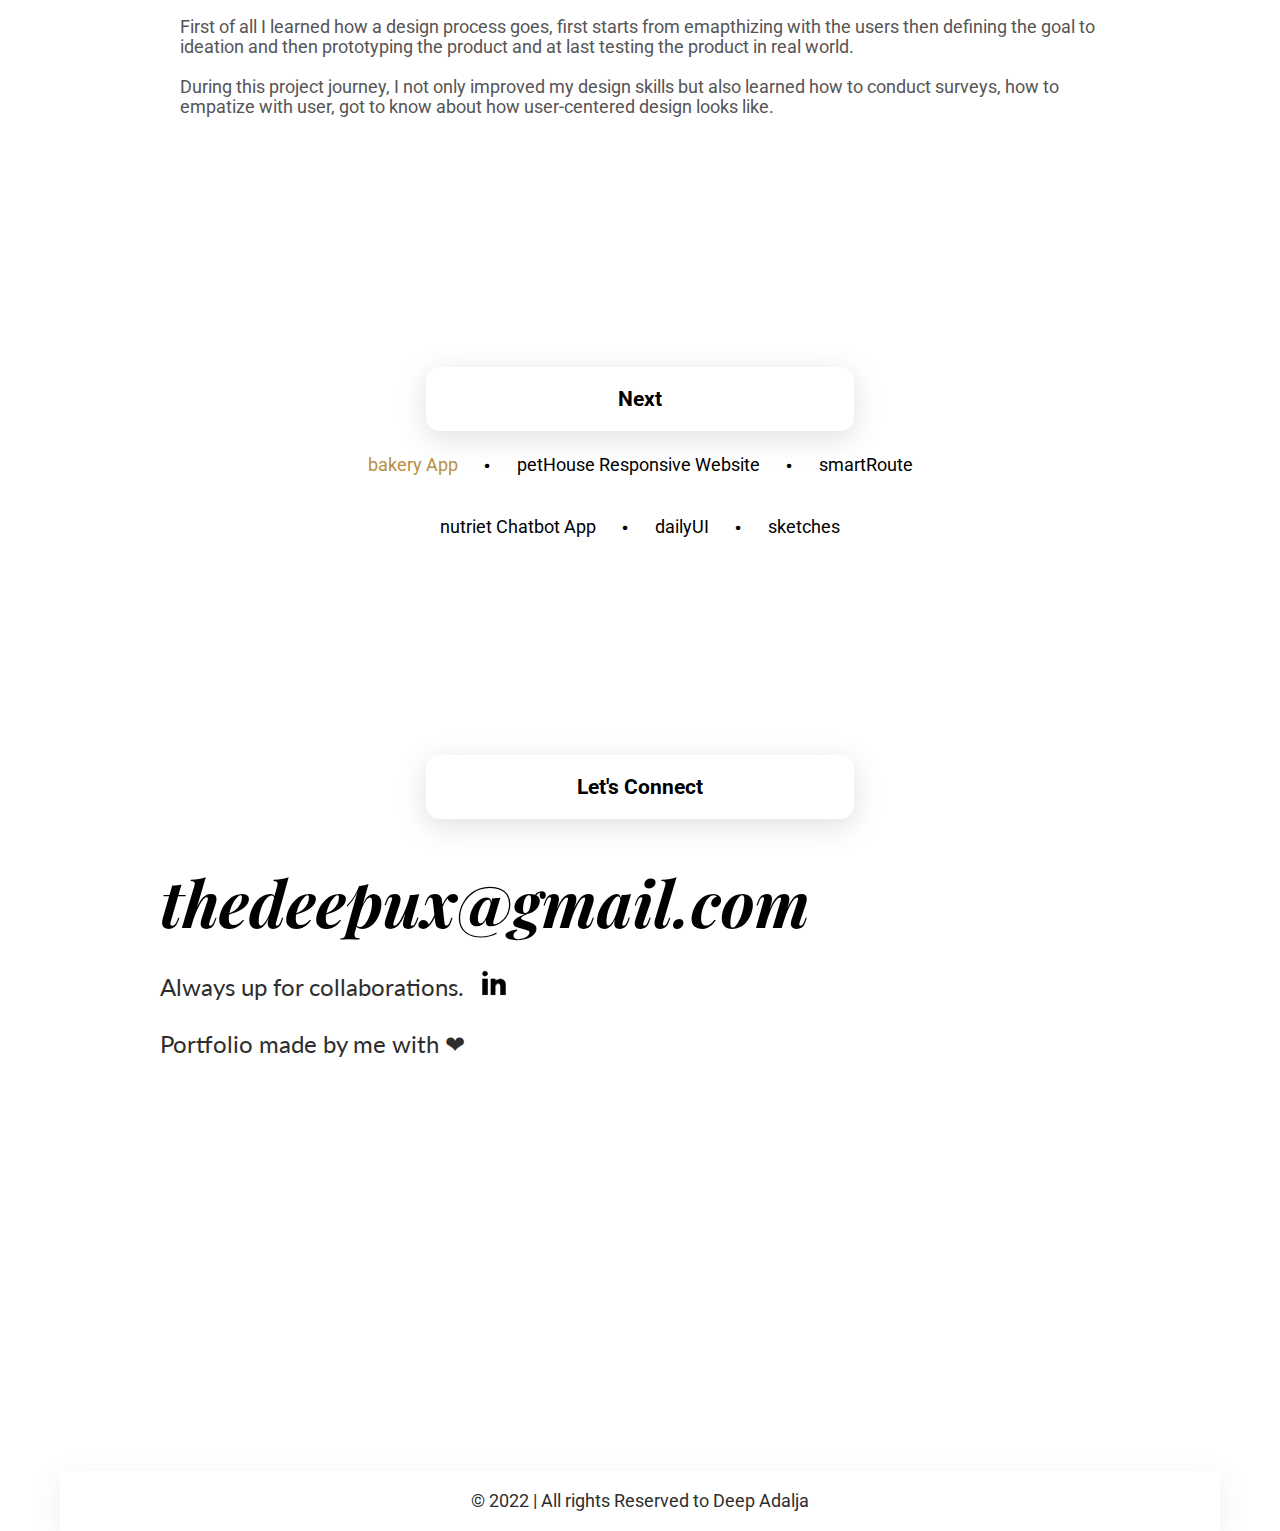
<file: projectOne.html>
<!DOCTYPE html>
<html lang="en">

<head>
    <meta charset="UTF-8">
    <meta http-equiv="X-UA-Compatible" content="IE=edge">
    <meta name="viewport" content="width=device-width, initial-scale=1.0">
    <title>deepAdalja-bakeryApp</title>
    <link rel="stylesheet" href="index.css">
    <link rel="stylesheet" href="projectOne.css">
    <link rel="icon" type="image/x-icon" href="./img/favicon/favicon.ico">
    <link
        href="https://fonts.googleapis.com/css2?family=Finger+Paint&family=Lato:ital,wght@0,100;0,300;0,400;0,700;0,900;1,100;1,300;1,400;1,700;1,900&family=Licorice&family=Merriweather:wght@300;400&family=Open+Sans:wght@400;500&family=Oxygen:wght@300;400;700&family=Playfair+Display:ital@0;1&family=Roboto:wght@300;400&family=Solway:wght@300;400;500&family=Ubuntu&display=swap"
        rel="stylesheet">
</head>

<body>

    <nav id="navbar">
        <div id="logo">
            <a href="./index.html"><img src="./img/logos/Dlogocropped.png" alt="Logo" height="80px"></a>
            <div>
                <p>user Experience Designer</p>
            </div>
        </div>
        <div id="links">
            <li><a href="./index.html">myWork</a></li>
            <li><a href="./aboutMe.html">aboutMe</a></li>
            <li><a href="#contact">contact</a></li>
            <li><a href="https://drive.google.com/file/d/1tIAGyebp3swFNNiiZGx92EC6ZRyHTiWD/view?usp=share_link"
                    target="_blank">resume</a></li>
        </div>
    </nav>



    <div id="caseStudy">
        <div id="overview" class="divEach">
            <h3 class="headingEach">Project overview</h3>
            <div id="product">
                <div class="overviewOne prodOverview">

                    <div id="theProduct" class="productContainer">
                        <img class="productImg" src="./img/overview/product.png" alt="Problem">
                        <div class="overview">
                            <h3>The Product:</h3>
                            <p>Customs bakery is a mobile ordering app for a bakery.</p>
                        </div>
                    </div>
                    <div id="duration" class="productContainer">
                        <img class="productImg" src="./img/overview/duration.png" alt="Duration">
                        <div class="overview">
                            <h3>Project Duration:</h3>
                            <p>June'22 - July'22</p>

                        </div>
                    </div>
                </div>

                <div class="overviewTwo prodOverview">

                    <div id="theProblem" class="productContainer">
                        <img class="productImg" src="./img/overview/problem.png" alt="Problem">
                        <div class="problem">

                            <h3>The Problem:</h3>
                            <p>There was not a single bakery app for ordering the bakery products online</p>
                        </div>
                    </div>
                    <div id="theGoal" class="productContainer">
                        <img class="productImg" src="./img/overview/goal.png" alt="Goal">
                        <div class="goal">

                            <h3>The goal:</h3>
                            <p>The goal was to develop a mobile ordering app for a bakery so that the working
                                professionals
                                can order the bakery products online and people with sugar can enjoy variety of bakery
                                products
                            </p>
                        </div>
                    </div>
                </div>

                <div class="overviewThree prodOverview">

                    <div id="myRole" class="productContainer">
                        <img class="productImg" src="./img/overview/myrole.png" alt="Role">
                        <div class="myRole">
                            <h3>My Role:</h3>
                            <p>My role was to built a hi-fi prototype for the bakery app.</p>
                        </div>
                    </div>
                    <div id="responsibilities" class="productContainer">
                        <img class="productImg" src="./img/overview/responsibility.png" alt="Responsibilities">
                        <div class="responsibilities">

                            <h3>Responsibilities:</h3>
                            <p>The types of responsibility included UX research, wireframing and prototyping.</p>
                        </div>
                    </div>
                </div>

            </div>
        </div>

        <div id="proto" class="divEach">
            <img src="./img/ProjectOneImg/proto4.png" alt="">
        </div>

        <div id="understandingTheUser" class="divEach">
            <h3 class="headingEach">Understanding the Users</h3>
            <p>In this project, we took the goal oriented approach and found modulated research method to be the best
                fit for this project.
                Started out by writing few question regarding the project.
            </p>
            <div class="questions">
                <li>"What is the product?"</li>
                <li>"Who are my users?"</li>
                <li>"What challenges could we face moving forward?"</li>
            </div>
        </div>

        <div id="userResearchSummary" class="divEach">
            <h3 class="headingEach">User research summary</h3>
            <p>The Experience of UX research was fantastic. We conducted a modulated research survey for the bakery app.
            </p>
            <p>The assumptions were the user will easily find the login page, but at the time of research we found that
                there were few bugs in the prototype.</p>
            <p>We assumed that the Online payment only will work, but during the study we came to know that
                people also wanted that the app should have a Cash on delivery option</p>
        </div>

        <div id="painPoints" class="divEach">
            <h3 class="headingEach">Pain Points</h3>
            <div class="painPointContainer">
                <div class="painPointOne painPointDiv">
                    <div>
                        <img class="painPointNo" src="./img/Numbers/one.png" alt="Pain point one">
                    </div>
                    <h4>People wanted an app through which they can order cake online.</h4>
                    <!-- <p>There was not a single bakery having an dedicated mobile app through which they can order their bakery product.</p> -->
                </div>
                <div class="painPointTwo painPointDiv">
                    <div>
                        <img class="painPointNo" src="./img/Numbers/two.png" alt="Pain point two">
                    </div>
                    <h4>There was not a single bakery having an online app and has a range of sugar free products.</h4>
                    <!-- <p>In this app I have added a special module of sugar free items for the people having suagar problems.
                    </p> -->
                </div>
                <div class="painPointThree painPointDiv">
                    <div>
                        <img class="painPointNo" src="./img/Numbers/three.png" alt="Pain point three">
                    </div>
                    <h4>There were not much combos for small party available.</h4>
                    <!-- <p>I tried to add .</p> -->
                </div>
            </div>
        </div>


        <div id="users" class="divEach">
            <h3 class="headingEach">Meet the Users</h3>
            <div class="users">
                <div class="userOne userImg">
                    <img src="./img/Personas/Persona 1.png" alt="User one">
                </div>
                <div class="userTwo userImg">
                    <img src="./img/Personas/Persona 2.png" alt="User Two">
                </div>
            </div>
        </div>


        <div id="competetiveAnalysis" class="divEach">
            <h3 class="headingEach">
                Competitive Analysis
            </h3>
            <p>We looked for the competive bakery owners but none of them directly competed to Customs bakery.</p>
            <p>In my competive audit I found that not many of the bakery was having it's own dedicated mobile ordering
                app.</p>
            <p>The main differences I noticed between competitors are: </p>
            <li>Customization for cakes was not an option.</li>
            <li>There were no sugar free items available in the bakry.</li>
            <li>Other bakery items like donuts and baugettes were not available.</li>
            <li>The range of bakery fast food was very less.</li>
        </div>


        <div id="userFlow">
            <h3 class="headingEach">Preparing the Journey</h3>
            <div class="userFlowImg">
                <img src="./img/ProjectOneImg/Journey map small.png" alt="Journey map">
            </div>
        </div>
        <div id="userJourneyMap">
            <h3 class="headingEach">User Journey Map</h3>
            <div class="userJourneyMapImg">
                <img src="./img/ProjectOneImg/User journey map.png" alt="User Journey Map">
            </div>
        </div>


        <div id="paperWireframes" class="divEach">
            <h3 class="headingEach">Paper Wireframes</h3>
            <p>Paper wireframes gave us a basic structure for our Customs bakery app.</p>
            <div class="paperWireframes">
                <img src="./img/ProjectOneImg/paper wireframes_1.jpg" alt="">
            </div>
        </div>

        <div id="digitalWireflow" class="divEach">
            <h3 class="headingEach">Digital wireflow [Lo-Fi Prototype]</h3>
            <!-- <p>After sketching out some p&p wireframes and thinking through the preliminary flow, we reviewed what was
                necessary, unecessary, and what areas are needed to improve. We poured a lot of time for this lo-fi as
                to make sure we are good to go for the hi-fi proto.</p> -->
            <div class="lofi">
                <img src="./img/ProjectOneImg/Lofi wireframes.png" alt="Lo-Fi Prototype">
            </div>
        </div>

        <div id="iterations" class="divEach">
            <h3 class="headingEach">Iterations</h3>
            <p>After creating the digital wireframes, I did a basic usability test for the app. The feedbacks from the
                users are following...</p>

            <div class="iterationsDesc">
                <div class="iterationsDescOne iterationsDescCombine">
                    <div class="descIter">
                        <p>"There should be a Cash on delivery option"</p>
                    </div>
                    <div class="descIter">
                        <p>"I want to login through my phone number"</p>
                    </div>
                    <div class="descIter">
                        <p>"There should be a offers page & there should be coupon section"</p>
                    </div>
                    <div class="descIter">
                        <p>"I want sugar free items"</p>
                    </div>

                </div>
                <div class="iterationsDescTwo iterationsDescCombine">
                    <div class="descIter">
                        <p>"I want Customization for my cake"</p>
                    </div>
                    <div class="descIter">
                        <p>"There should be a filter section in the app"</p>
                    </div>
                    <div class="descIter">
                        <p>"There should be more bakery items like cupcakes and muffins"</p>
                    </div>
                    <div class="descIter">
                        <p>"How can I add toppings to my cake?"</p>
                    </div>

                </div>
            </div>


        </div>
        <div id="refiningDesings">
            <h3 class="headingEach">Refining the designs</h3>
            <div id="redesigned">
                <div id="frontPage" class="redesignedImg">
                    <img src="./img/ProjectOneImg/Front page.png" alt="Front page Redesign">
                </div>
                <div id="cartPage" class="redesignedImg">
                    <img src="./img/ProjectOneImg/Cart page.png" alt="Cart page Redesign">
                </div>

            </div>

            <h4 style="margin:40px 0px ;">Features added after usability studies.</h4>
            <li style="list-style: none; margin: 14px 0px;">- Customization of cake option added to the app.</li>
            <div class="cutomization">
                <img src="./img/ProjectOneImg/Customization png sigle line.png" alt="Customization">
            </div>
            <li style="list-style: none; margin: 14px 0px;">- Customization for each cake.</li>
            <div class="cutomization">
                <img src="./img/ProjectOneImg/Each cake.png" alt="Customization">
            </div>
        </div>

        <div id="hifiPrototypes" class="divEach">
            <h3 class="headingEach">Prototype</h3>
            <div id="protoLast">

                <div class="protoLast">
                    <img src="./img/ProjectOneImg/proto1.png" alt="">
                </div>
                <div class="protoLast">

                    <img src="./img/ProjectOneImg/proto2.png" alt="">
                </div>
                <div class="protoLast">
                    <img src="./img/ProjectOneImg/proto3.png" alt="">
                </div>
            </div>
        </div>

        <div id="takeAways" class="divEach">
            <h3 class="headingEach">Takeaways</h3>
            <p>This was my first design project as UX Designer. To be honest I fully enjoyed it and there were many take
                aways from this project journey.</p>
            <p>First of all I learned how a design process goes, first starts from emapthizing with the users then
                defining the goal to ideation and then prototyping the product and at last testing the product in real
                world.</p>
            <p>During this project journey, I not only improved my design skills but also learned how to conduct
                surveys, how to empatize with user, got to know about how user-centered design looks like.</p>
        </div>



        <div id="nextPreviousLinks">
            <h3 class="headingEach">Next</h3>
            <div id="linksRowOne" class="nextPrevLinks">
                <li><a style="color: #ba9043;" href="./projectOne.html">bakery App</a></li><span>.</span>
                <li><a href="./projectTwo.html">petHouse Responsive Website</a></li><span>.</span>
                <li><a href="./colabTwo.html">smartRoute</a></li>
            </div>
            <div id="linksRowTwo" class="nextPrevLinks">
                <li><a href="./colabOne.html">nutriet Chatbot App</a></li><span>.</span>
                <li><a href="./dailyUI.html">dailyUI</a></li><span>.</span>
                <li><a href="./sketches.html">sketches</a></li>

            </div>
        </div>



        <div id="letsConnect">
            <h3 class="headingEach">Let's Connect</h3>
        </div>
        <div id="contact">
            <span class="email"><a href="mailto:thedeepux@gmail.com">thedeepux@gmail.com</a></span>
            <p style="display: flex; align-items: center;">Always up for collaborations. <a
                    href="https://www.linkedin.com/in/deep-adalja-130557213/"><img src="./img/logos/linkedin.png"
                        alt="Linkedin" height="60px"></a></p>
            <p>Portfolio made by me with &#10084</p>
        </div>
        <footer>
            <p>&#169 2022 | All rights Reserved to Deep Adalja</p>
        </footer>



    </div>
</body>

</html>
</file>
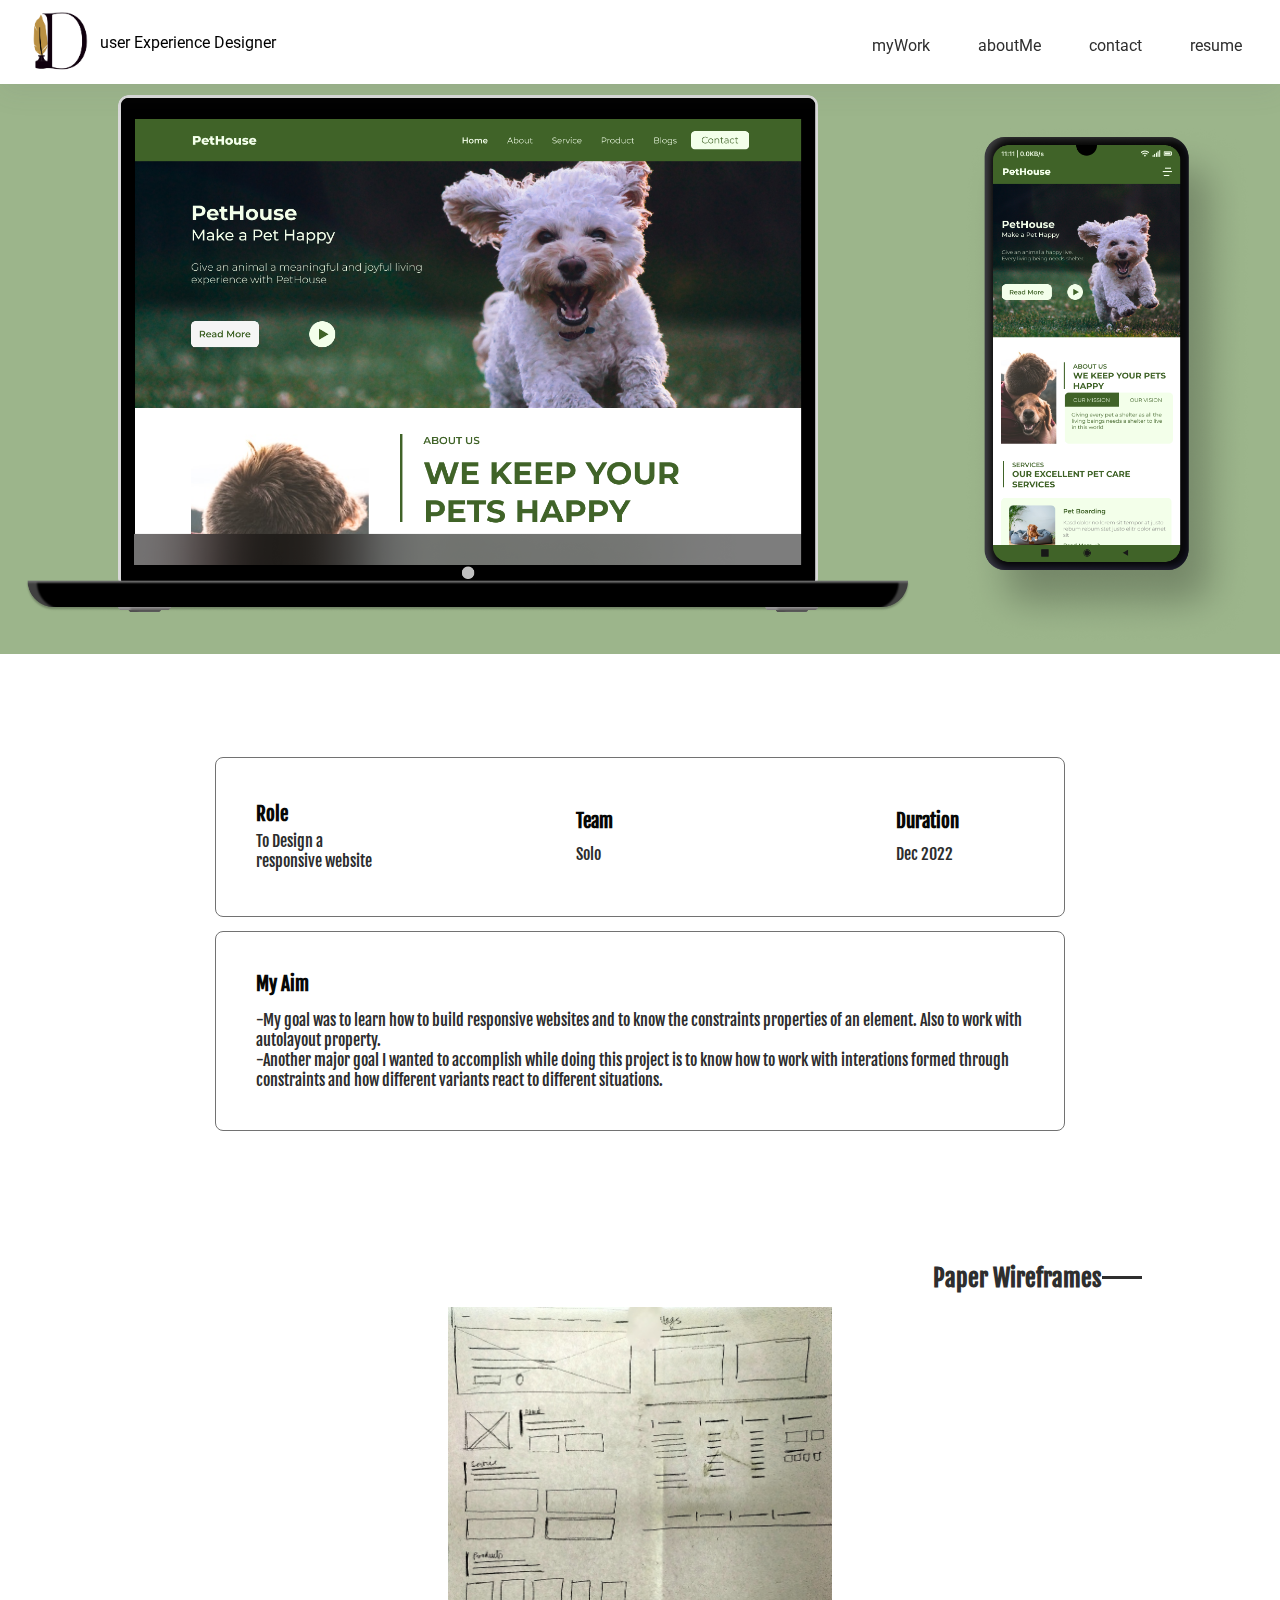
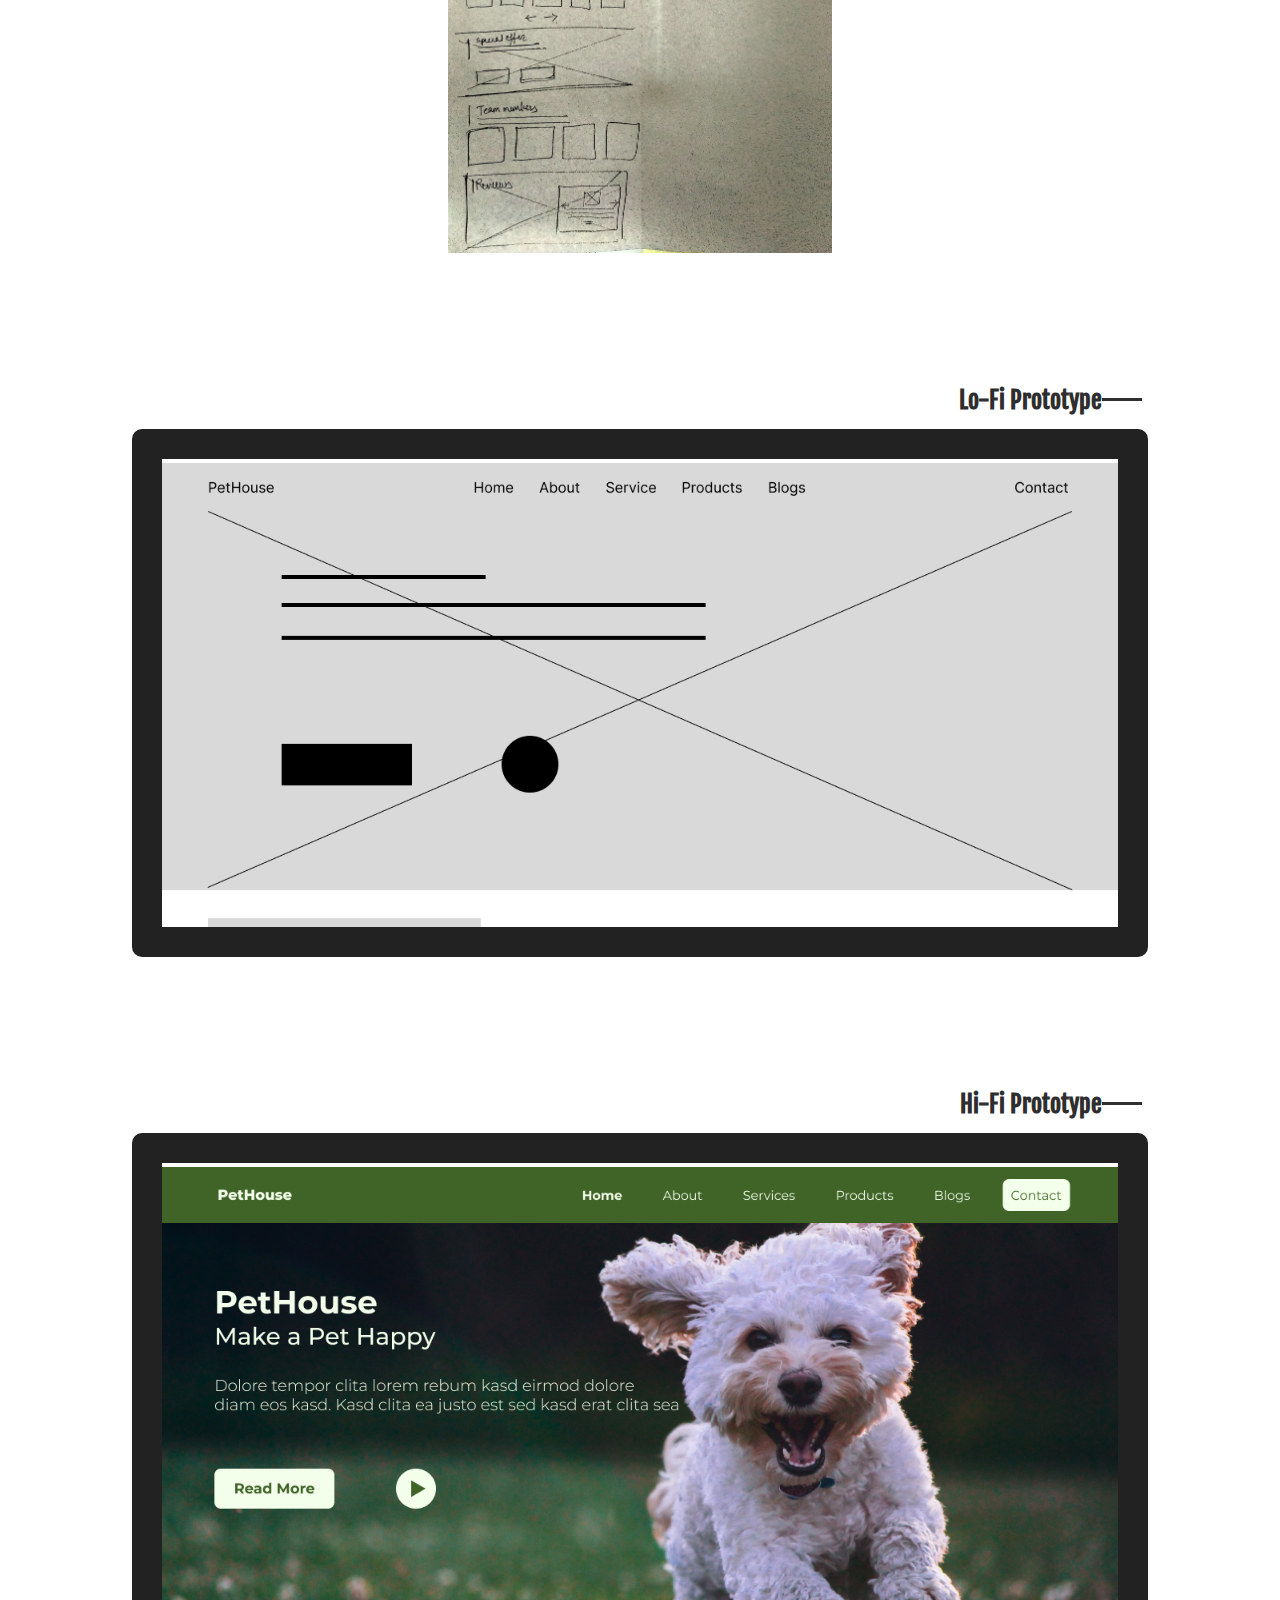
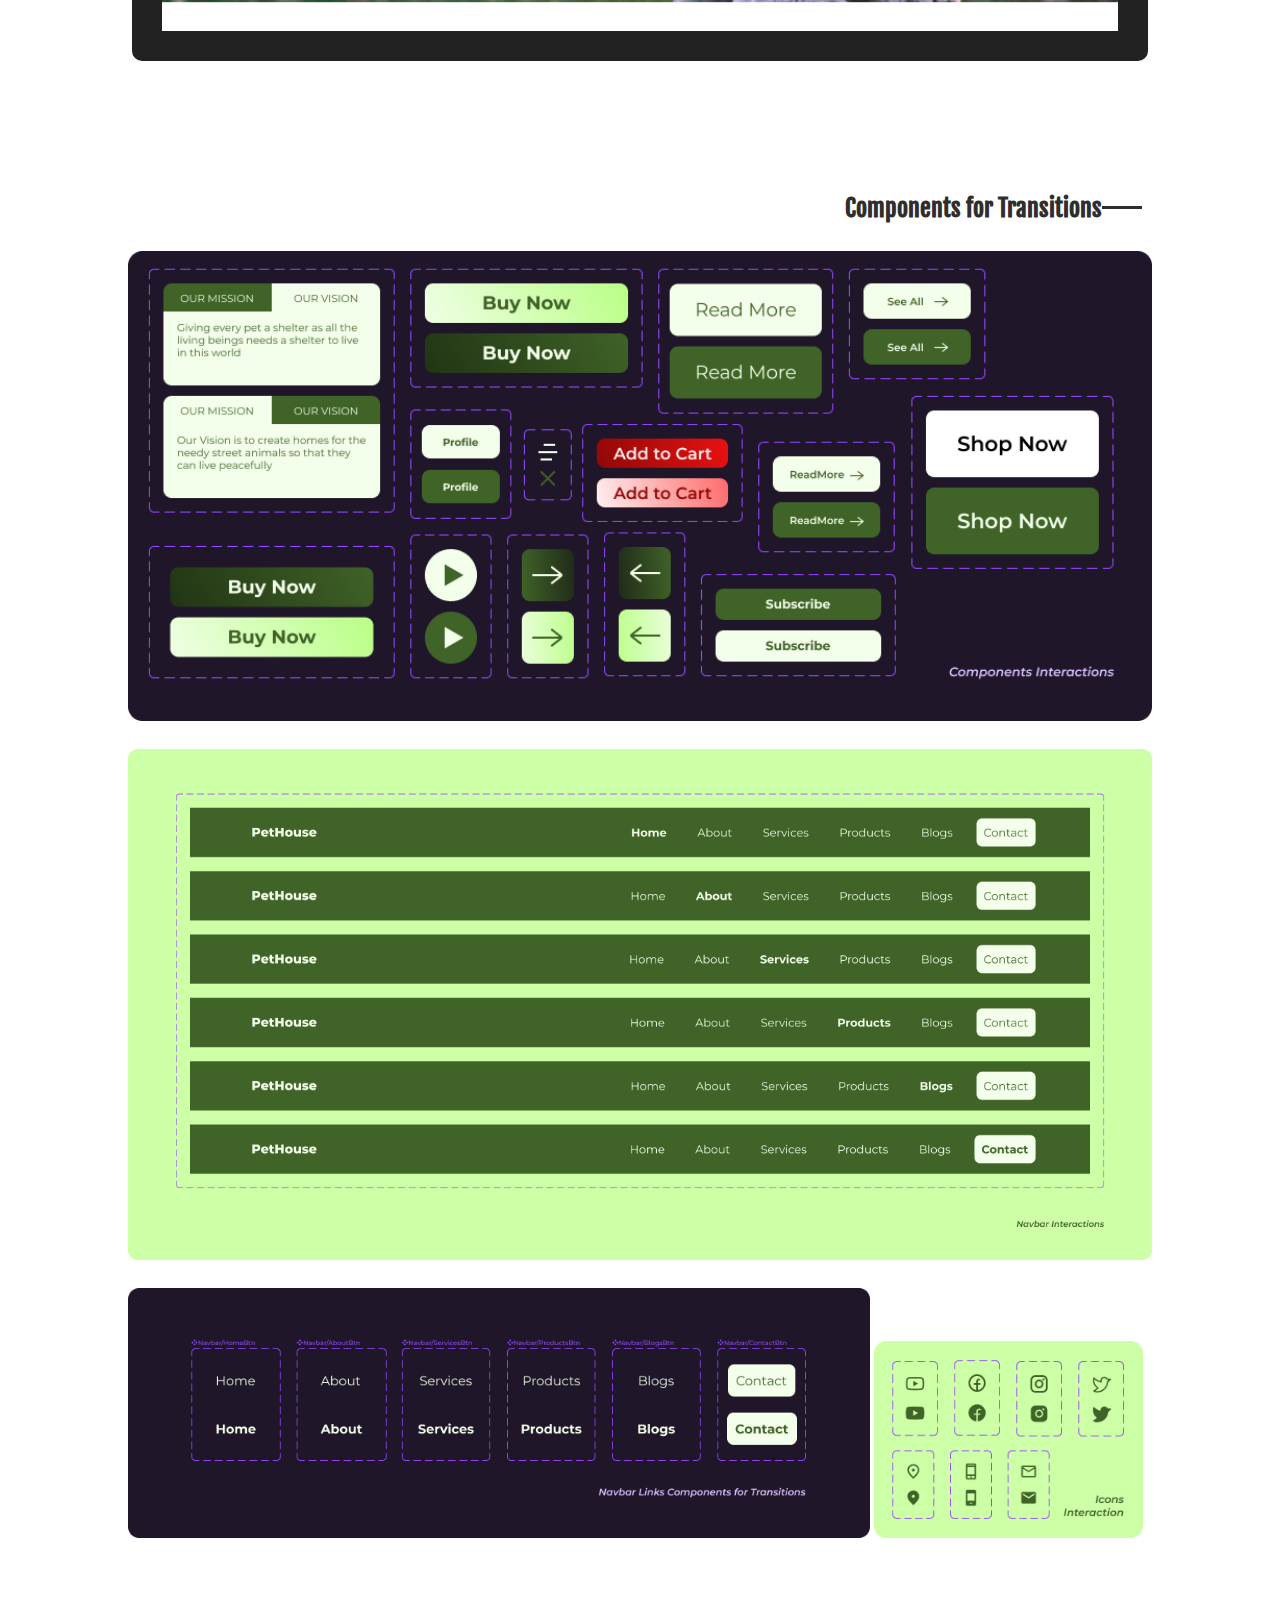
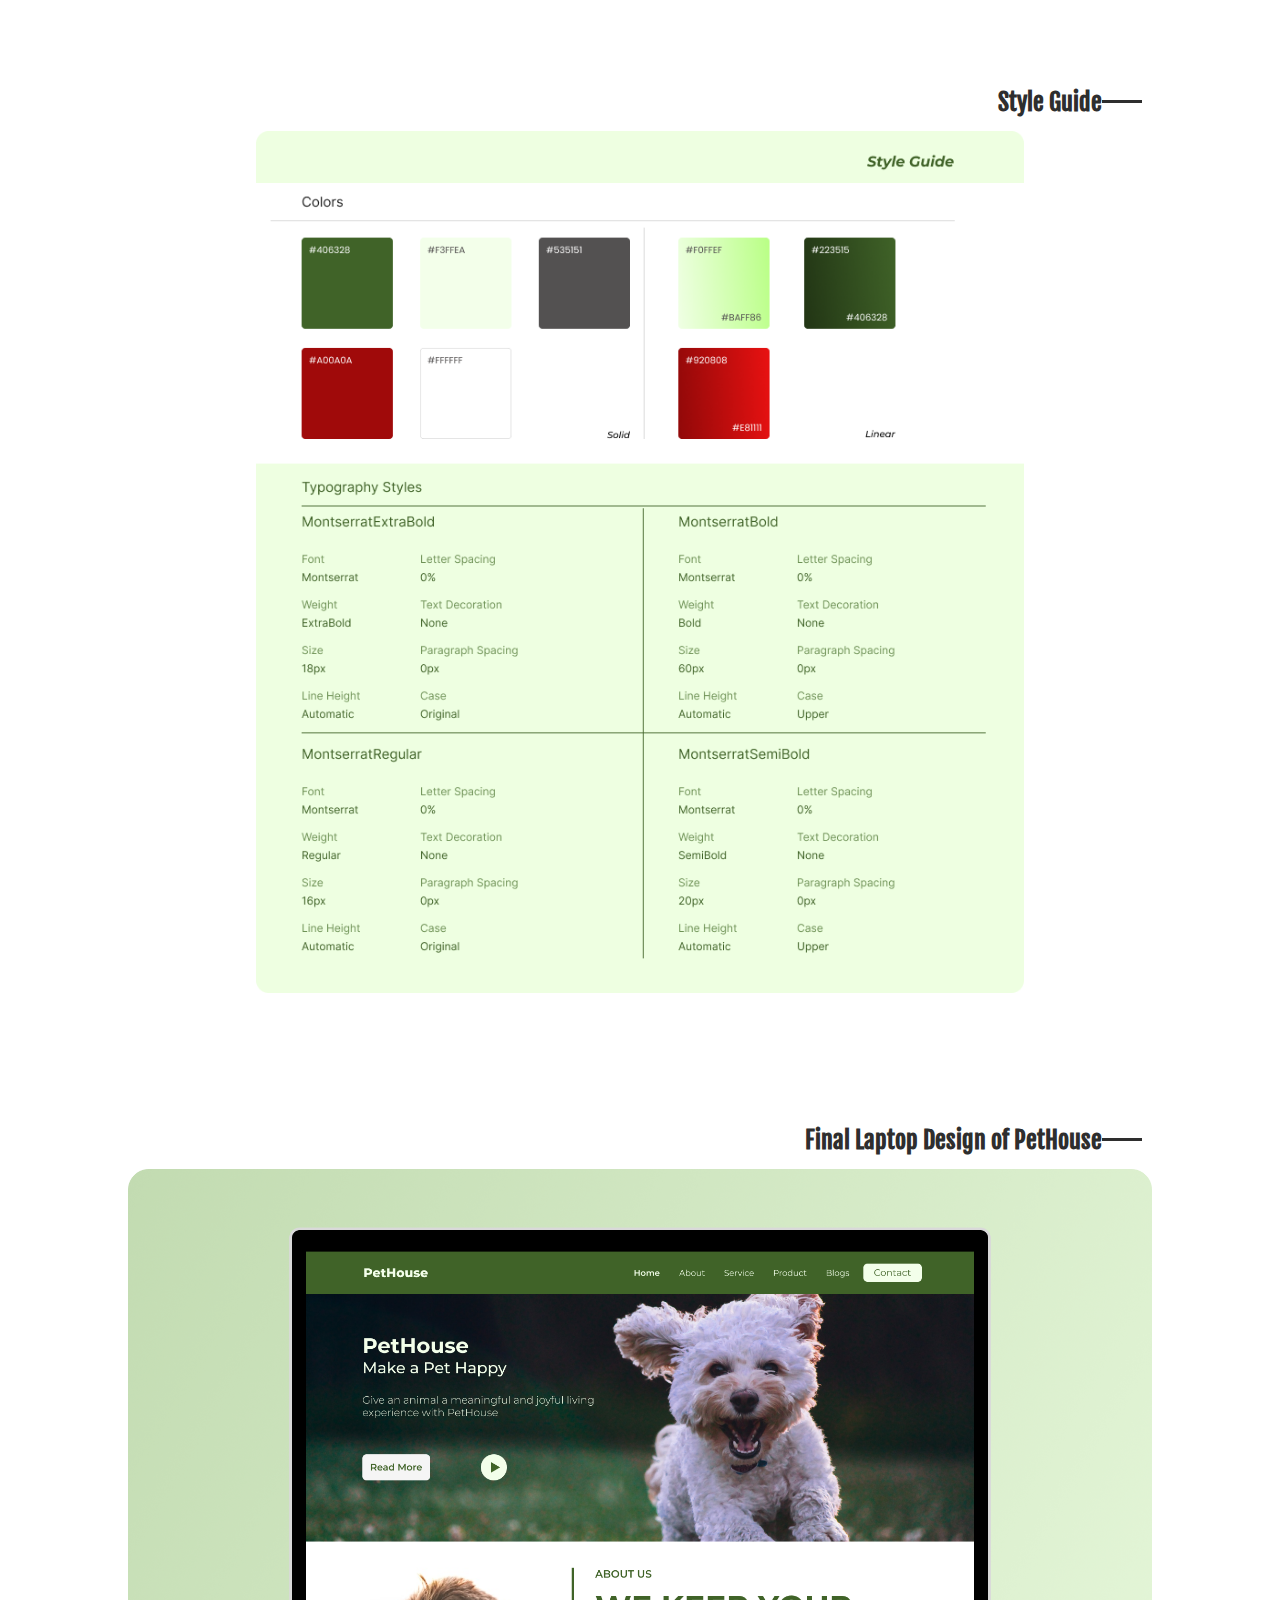
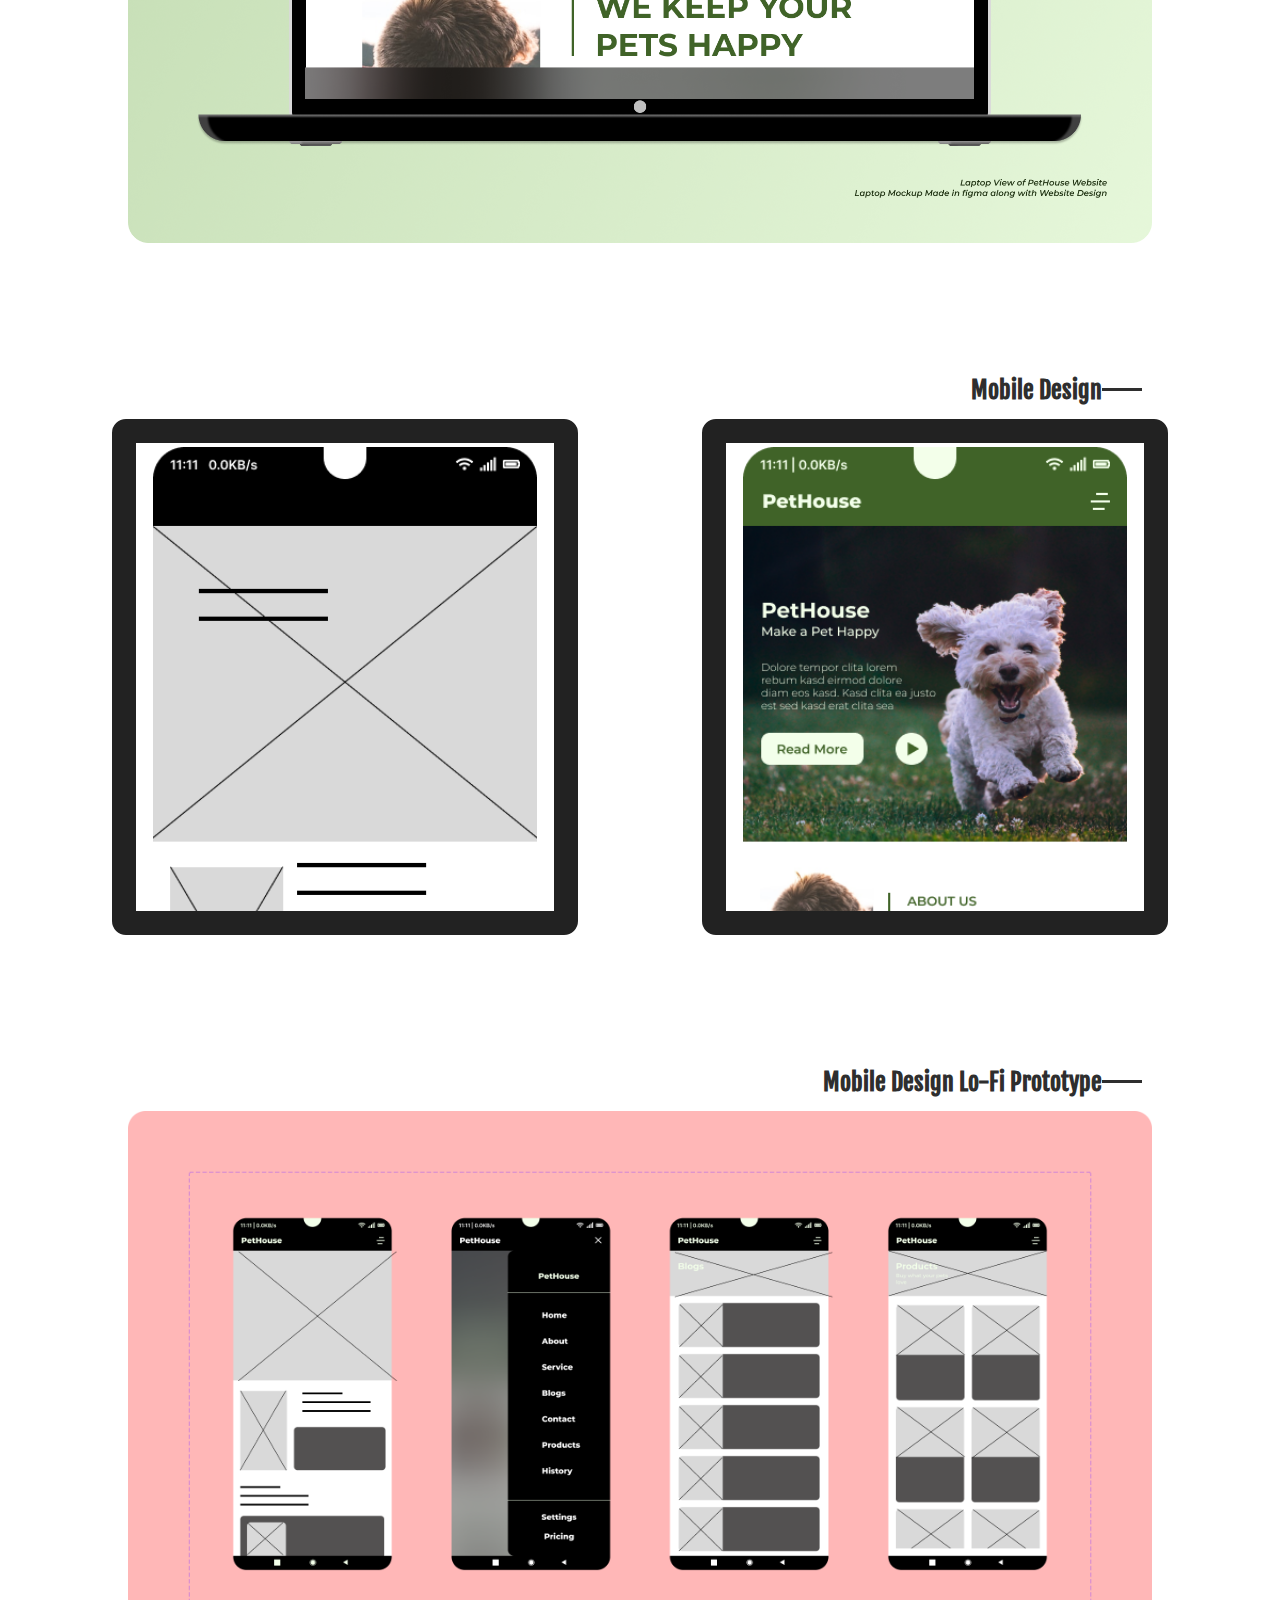
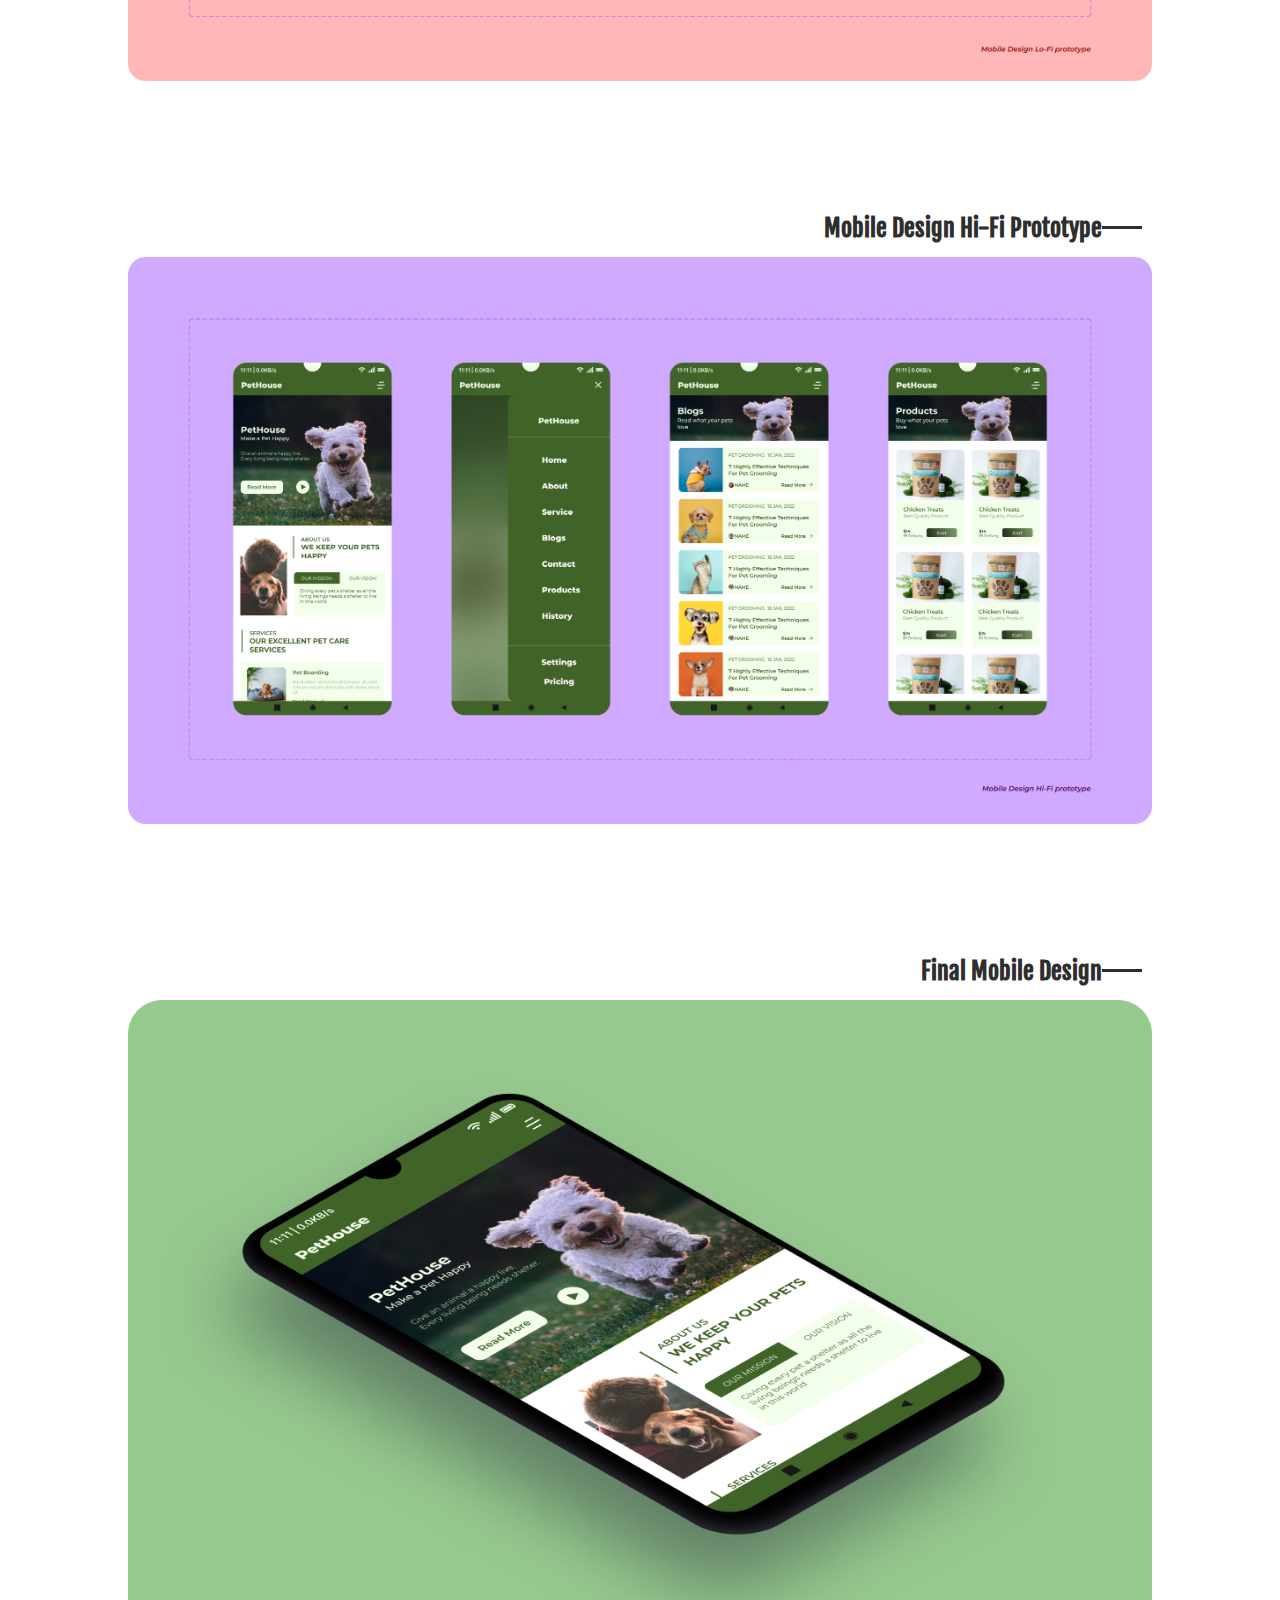
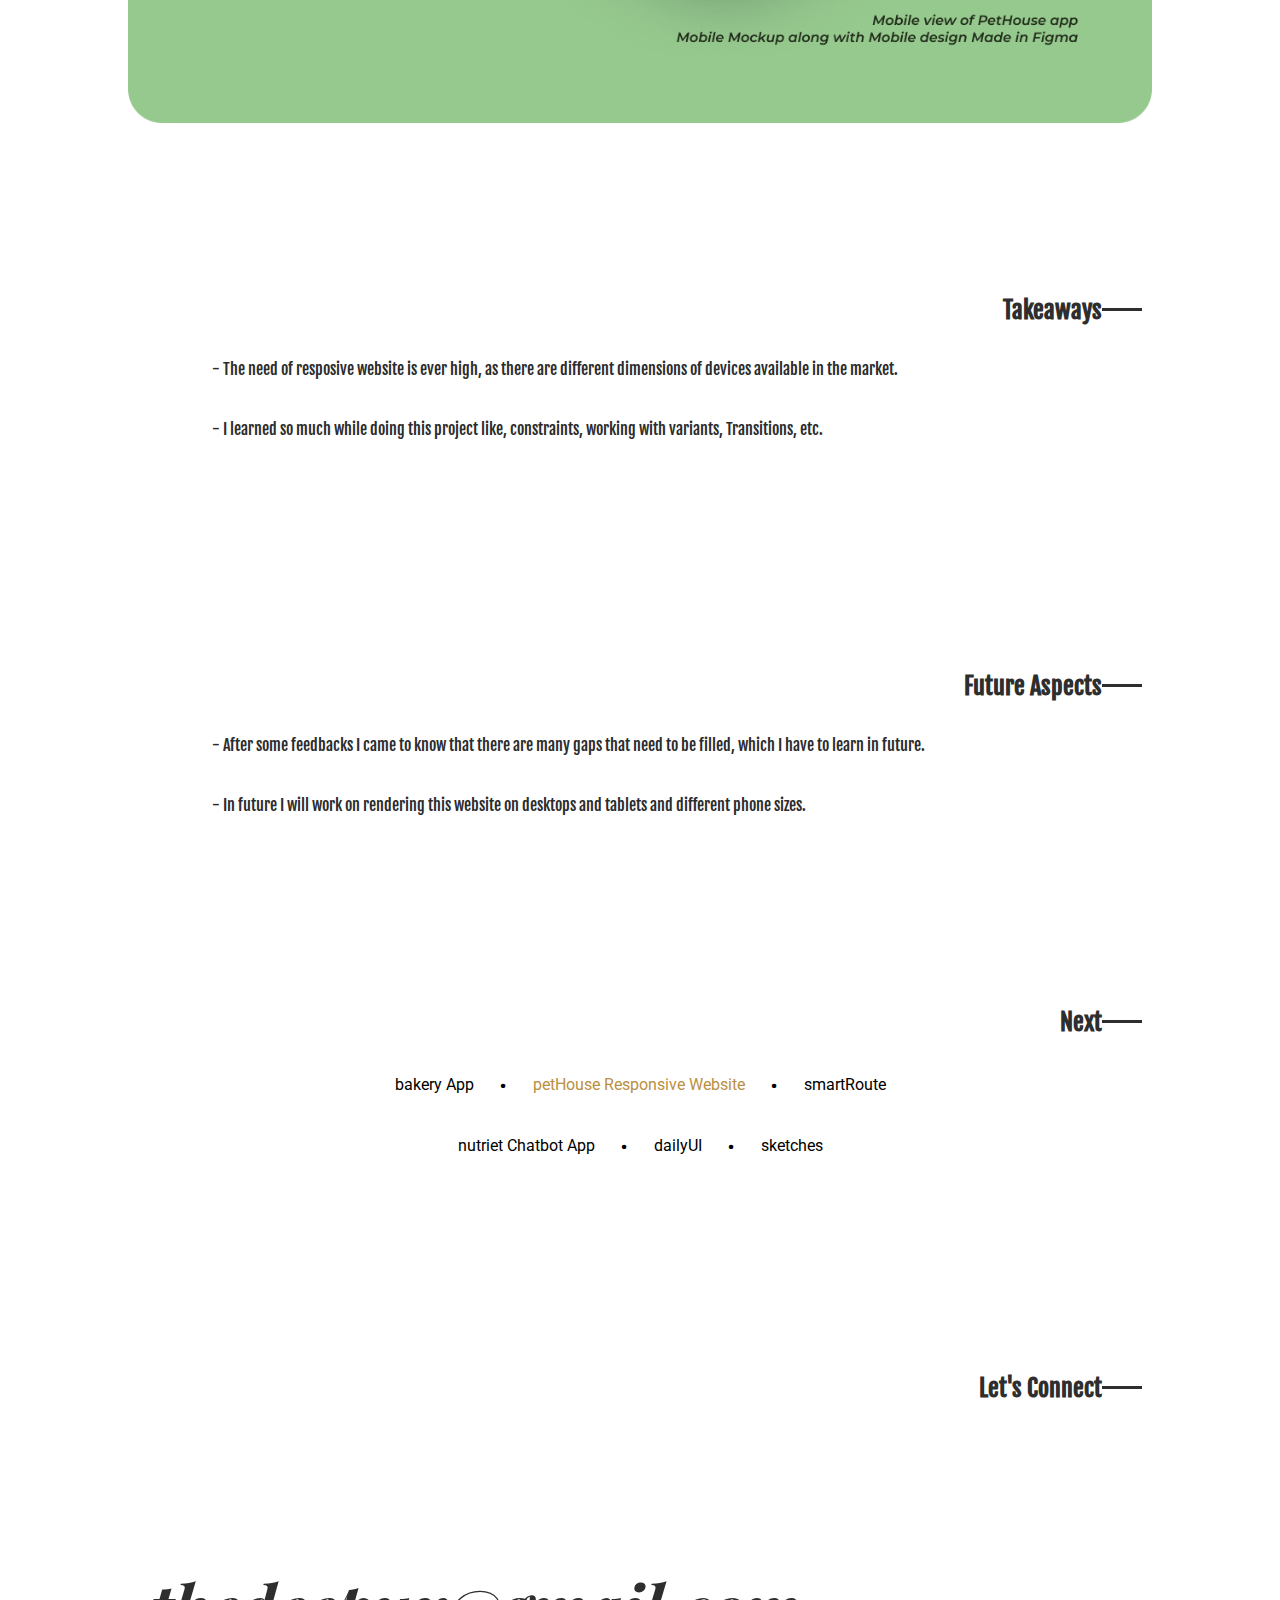
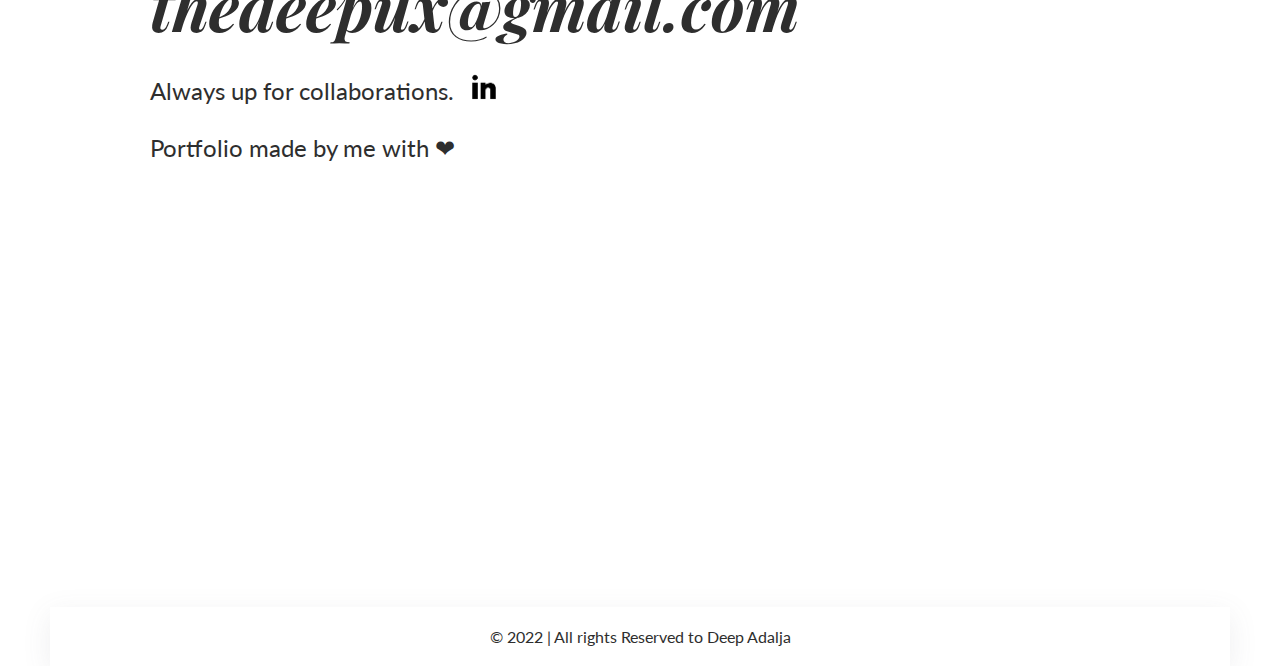
<file: projectTwo.html>
<!DOCTYPE html>
<html lang="en">

<head>
    <meta charset="UTF-8">
    <meta http-equiv="X-UA-Compatible" content="IE=edge">
    <meta name="viewport" content="width=device-width, initial-scale=1.0">
    <title>deepAdalja-petHouse</title>
    <!-- <link rel="stylesheet" href="index.css"> -->
    <link rel="stylesheet" href="projectTwo.css">
    <link rel="stylesheet" href="index.css">
    <link rel="icon" type="image/x-icon" href="./img/favicon/favicon.ico">
    <link
        href="https://fonts.googleapis.com/css2?family=Finger+Paint&family=Lato:ital,wght@0,100;0,300;0,400;0,700;0,900;1,100;1,300;1,400;1,700;1,900&family=Licorice&family=Merriweather:wght@300;400&family=Open+Sans:wght@400;500&family=Oxygen:wght@300;400;700&family=Playfair+Display:ital@0;1&family=Roboto:wght@300;400&family=Solway:wght@300;400;500&family=Ubuntu&display=swap"
        rel="stylesheet">
    <link href="https://fonts.googleapis.com/css2?family=Bebas+Neue&family=Fjalla+One&display=swap" rel="stylesheet">

</head>

<body>

    <nav id="navbar">
        <div id="logo">
            <a href="./index.html"><img src="./img/logos/Dlogocropped.png" alt="Logo" height="80px"></a>
            <div>
                <p>user Experience Designer</p>
            </div>
        </div>
        <div id="links">
            <li><a href="./index.html">myWork</a></li>
            <li><a href="./aboutMe.html">aboutMe</a></li>
            <li><a href="#contact">contact</a></li>
            <li><a href="https://drive.google.com/file/d/1tIAGyebp3swFNNiiZGx92EC6ZRyHTiWD/view?usp=share_link"
                    target="_blank">resume</a></li>
        </div>
    </nav>



    <div id="overviewImg" class="divEach">
        <img src="./img/PetHouse/designOverview.png" alt="">
    </div>
    <div id="caseStudy">
        <div id="overview" class="divEach">
            <div id="product">
                <div id="theProduct" class="productContainer">
                    <div class="overview">
                        <h3>Role</h3>
                        <p>To Design a responsive website</p>
                    </div>
                </div>
                <div id="theProblem" class="productContainer">
                    <div class="overview">
                        <h3>Team</h3>
                        <p>Solo</p>
                    </div>
                </div>
                <div id="myRole" class="productContainer">
                    <div class="overview">
                        <h3>Duration</h3>
                        <p>Dec 2022 </p>
                    </div>
                </div>
            </div>
            <div id="aim">
                <h3>My Aim</h3>
                <p>-My goal was to learn how to build responsive websites and to know the constraints properties of an
                    element. Also to work with autolayout property.</p>
                <p>-Another major goal I wanted to accomplish while doing this project is to know how to work with
                    interations formed through constraints and how different variants react to different situations.</p>
            </div>
        </div>

        <div id="paperWireframe">
            <h2 class="headingPetHouse">Paper Wireframes</h2>
            <img src="./img/PetHouse/paper wirefram pethouse_1.jpg" alt="">
        </div>
        <div id="lofiPrototypePetHouse">
            <h2 class="headingPetHouse">Lo-Fi Prototype</h2>
            <div class="scroll">
                <img src="./img/PetHouse/LoFi-PetHouse.png" alt="">

            </div>
        </div>
        <div id="hifiPrototypePetHouse">
            <h2 class="headingPetHouse">Hi-Fi Prototype</h2>
            <div class="scroll">
                <img src="./img/PetHouse/HiFi-PetHouse.png" alt="">

            </div>
        </div>
        <div id="componentsPetHouse">
            <h2 class="headingPetHouse">Components for Transitions</h2>
            <div class="componentsPetHouse">

                <img class="componentImg" src="./img/PetHouse/Components.png" alt="">
                <img class="componentImg" src="./img/PetHouse/Navbar.png" alt="">
                <div class="componentDiv">
                    <img src="./img/PetHouse/NavbarLinks.png" alt="">
                    <img src="./img/PetHouse/Icons.png" alt="">
                </div>
            </div>
        </div>
        <div id="styleGuidePetHouse">
            <h2 class="headingPetHouse">Style Guide</h2>
            <img src="./img/PetHouse/StyleGuide.png" alt="">
        </div>

        <div id="finalLaptopDesignPetHouse">
            <h2 class="headingPetHouse">Final Laptop Design of PetHouse</h2>
            <img src="./img/PetHouse/PetHouse-Laptop.png" alt="">
        </div>

        <h2 class="headingPetHouse">Mobile Design</h2>
        <div id="mobileDesignScrolls">
            <div id="mobileDesignLoFiScrolls" class="mobileScroll">
                <img src="./img/PetHouse/MobileLoFi-PetHouse.png" alt="">
            </div>
            <div id="mobileDesignHiFiScrolls" class="mobileScroll">

                <img src="./img/PetHouse/MobileHiFi-PetHouse.png" alt="">
            </div>
        </div>

        <div id="mobileDesignLoFi">
            <h2 class="headingPetHouse">Mobile Design Lo-Fi Prototype</h2>
            <img src="./img/PetHouse/Mobile Lofi.png" alt="">
        </div>
        <div id="mobileDesignHiFi">
            <h2 class="headingPetHouse">Mobile Design Hi-Fi Prototype</h2>
            <img src="./img/PetHouse/MobileHifi.png" alt="">
        </div>

        <div id="mobileDesign">
            <h2 class="headingPetHouse">Final Mobile Design</h2>
            <img src="./img/PetHouse/PetHouseMobile.png" alt="">
        </div>




        <div id="takeAways">
            <h2 class="headingPetHouse">Takeaways</h2>
            <div class="futureAspectsDesc">

                <p>- The need of resposive website is ever high, as there are different dimensions of devices available
                    in the
                    market.</p>
                <p>- I learned so much while doing this project like, constraints, working with variants, Transitions,
                    etc.
                </p>
            </div>

        </div>

        <div id="futureAspects">
            <h2 class="headingPetHouse">Future Aspects</h2>
            <div class="futureAspectsDesc">
                <p>- After some feedbacks I came to know that there are many gaps that need to be filled, which I have
                    to learn in future.</p>
                <p>- In future I will work on rendering this website on desktops and tablets and different phone sizes.
                </p>

            </div>
        </div>


        <div id="nextPreviousLinks">
            <h2 class="headingPetHouse">Next</h2>
            <div id="linksRowOne" class="nextPrevLinks">
                <li><a href="./projectOne.html">bakery App</a></li><span>.</span>
                <li><a style="color: #ba9043;" href="./projectTwo.html">petHouse Responsive Website</a></li>
                <span>.</span>
                <li><a href="./colabTwo.html">smartRoute</a></li>
            </div>
            <div id="linksRowTwo" class="nextPrevLinks">
                <li><a href="./colabOne.html">nutriet Chatbot App</a></li><span>.</span>
                <li><a href="./dailyUI.html">dailyUI</a></li><span>.</span>
                <li><a href="./sketches.html">sketches</a></li>
            </div>
        </div>

        <div id="letsConnect">
            <h2 class="headingPetHouse">Let's Connect</h2>
        </div>
        <div id="contact">
            <span class="email"><a href="mailto:thedeepux@gmail.com">thedeepux@gmail.com</a></span>
            <p style="display: flex; align-items: center;">Always up for collaborations. <a
                    href="https://www.linkedin.com/in/deep-adalja-130557213/"><img src="./img/logos/linkedin.png"
                        alt="Linkedin" height="60px"></a></p>
            <p>Portfolio made by me with &#10084</p>
        </div>
        <footer>
            <p>&#169 2022 | All rights Reserved to Deep Adalja</p>
        </footer>



    </div>
</body>

</html>
</file>
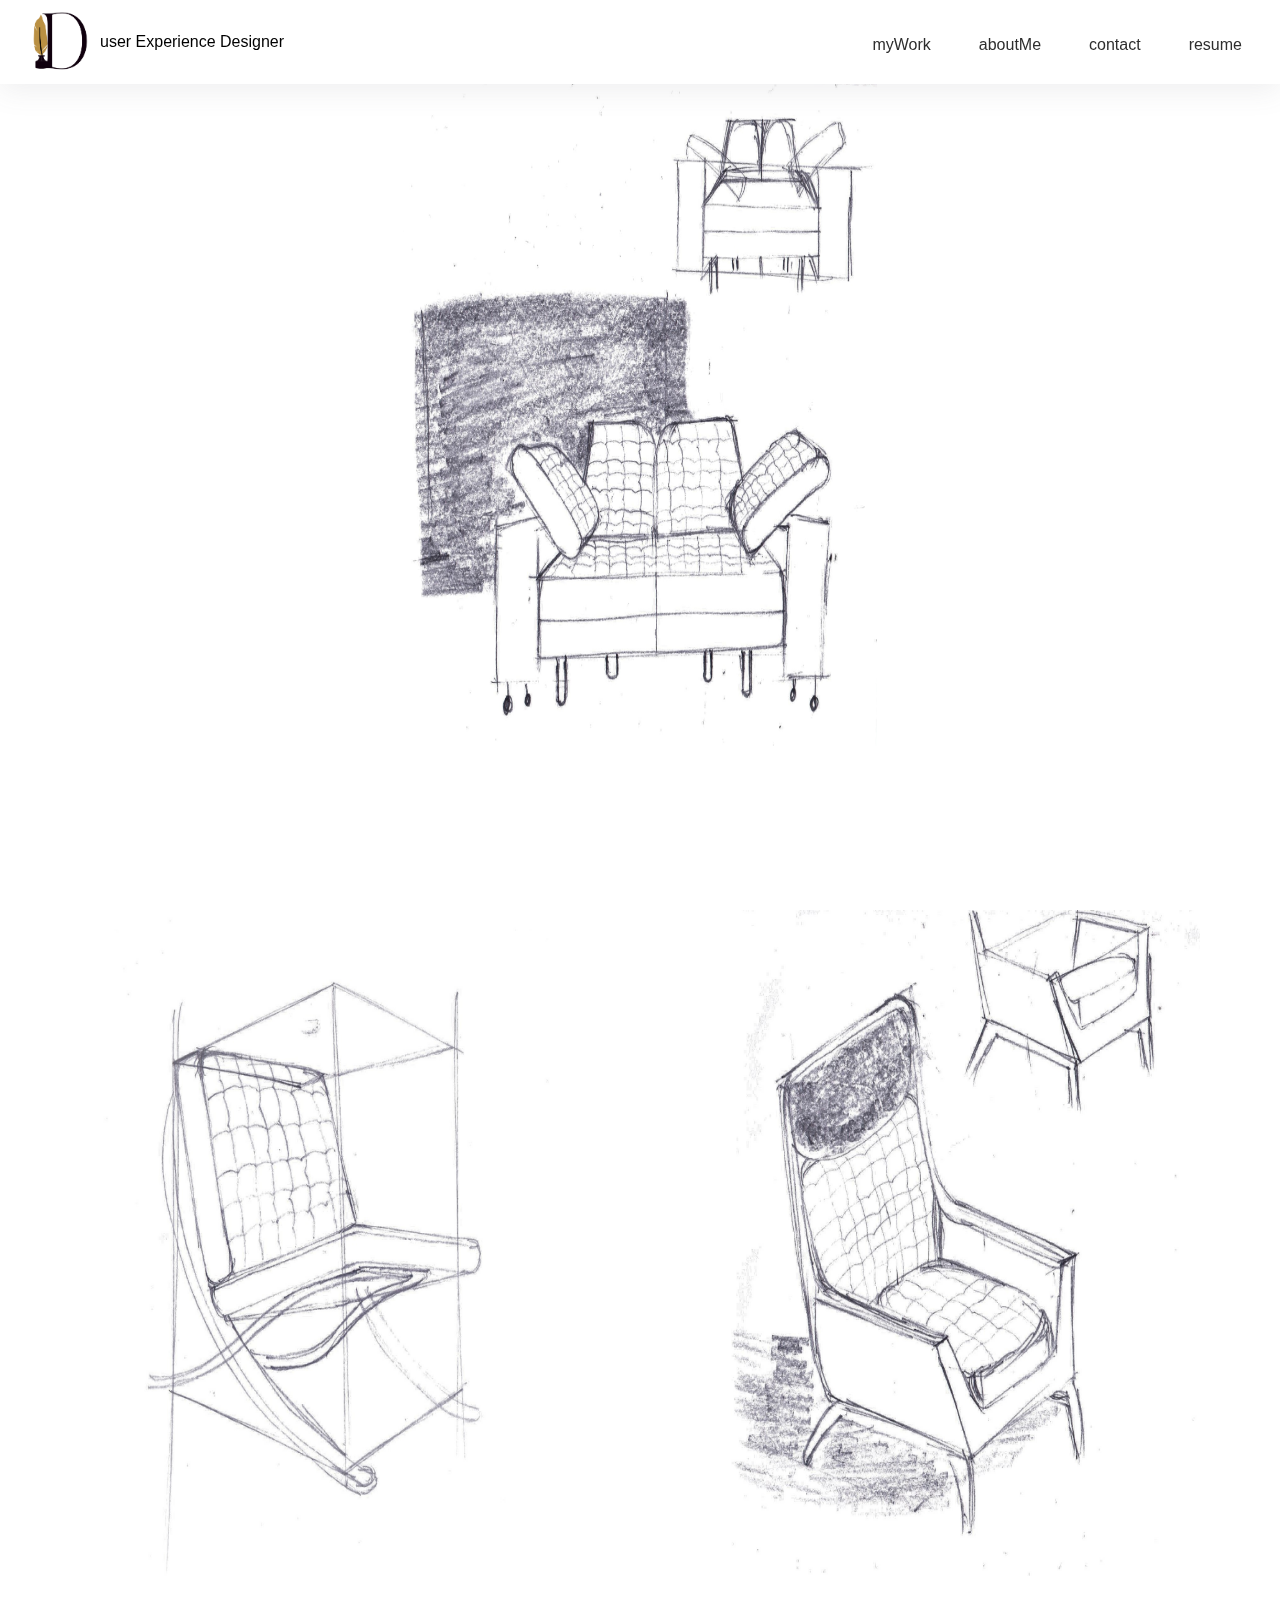
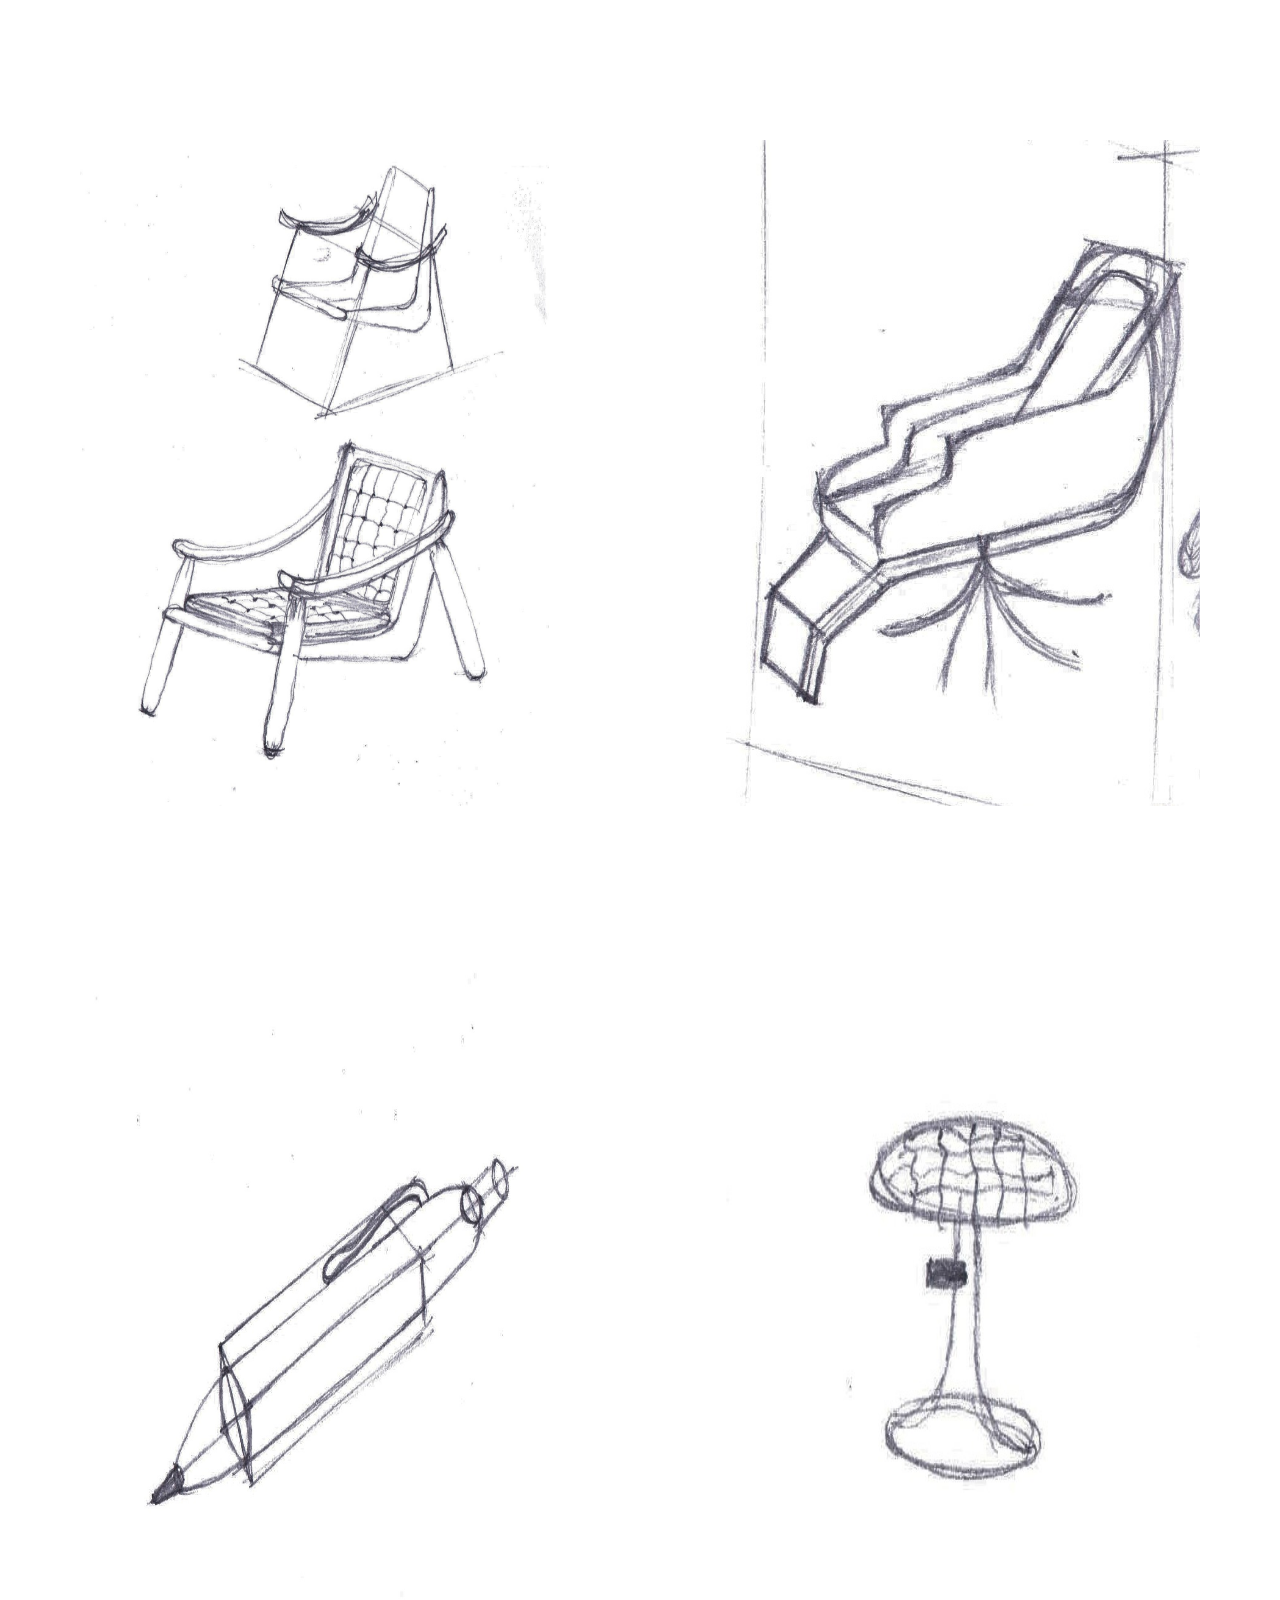
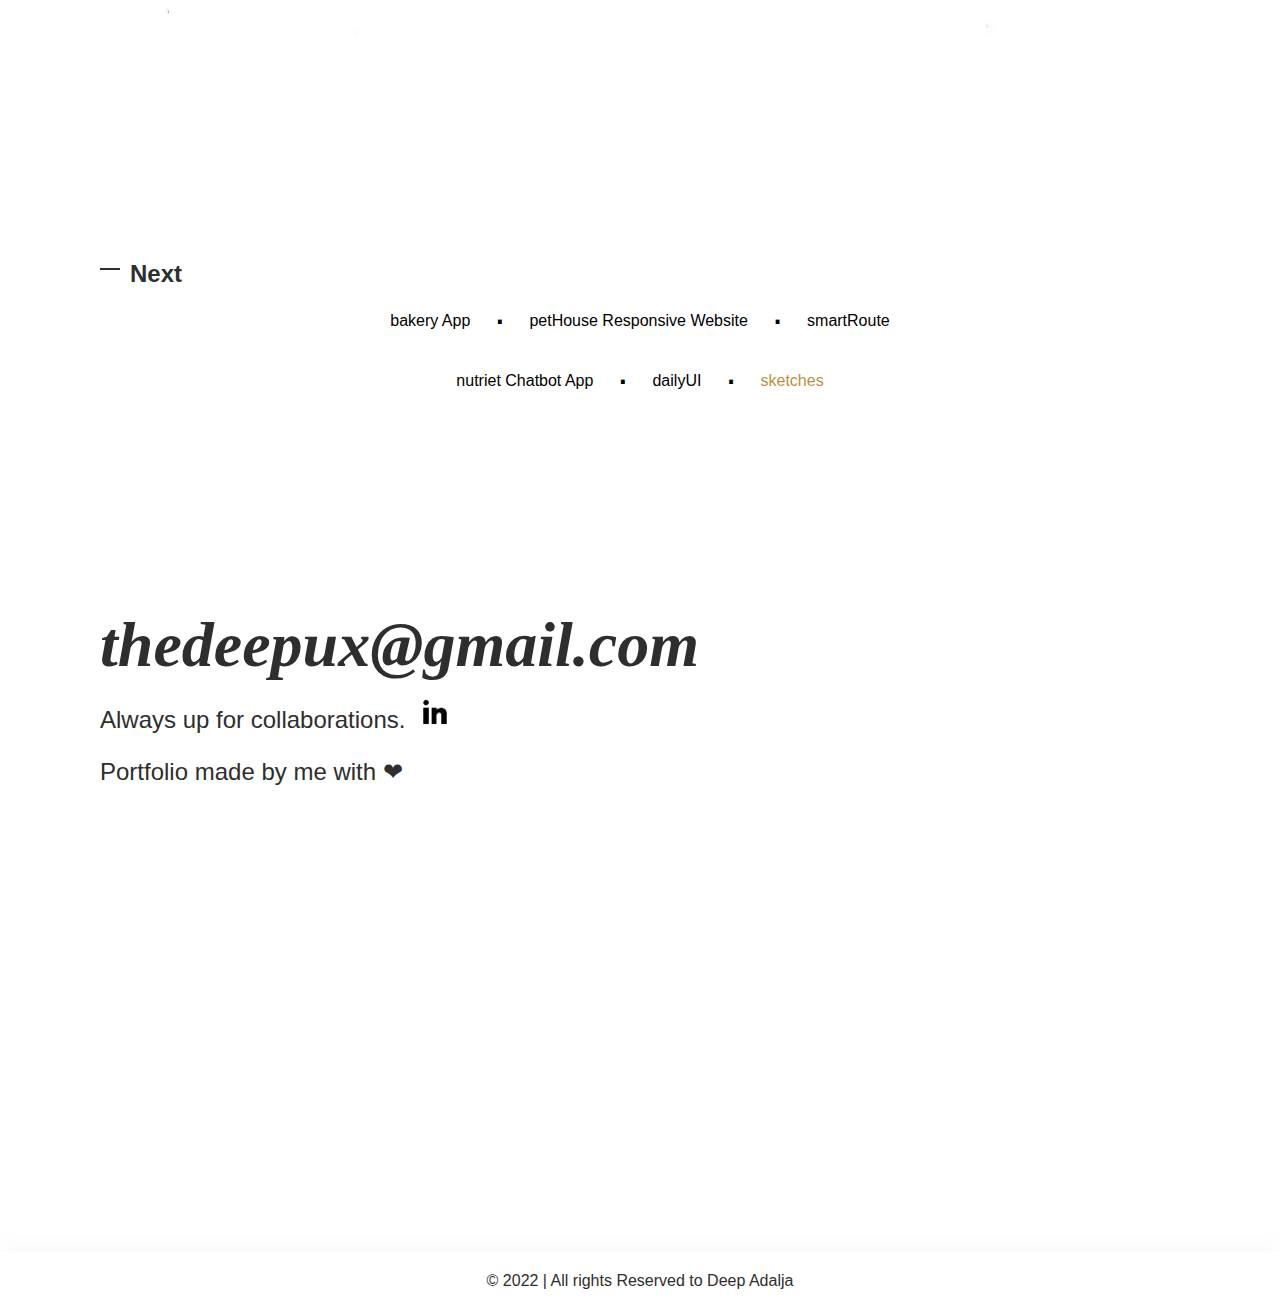
<file: sketches.html>
<!DOCTYPE html>
<html lang="en">

<head>
    <meta charset="UTF-8">
    <meta http-equiv="X-UA-Compatible" content="IE=edge">
    <meta name="viewport" content="width=device-width, initial-scale=1.0">
    <title>deepAdalja-sketches</title>
    <link rel="stylesheet" href="sketches.css">
    <link rel="stylesheet" href="index.css">
    <link rel="icon" type="image/x-icon" href="./img/favicon/favicon.ico">
</head>

<body>
    <nav id="navbar">
        <div id="logo">
            <a href="./index.html"><img src="./img/logos/Dlogocropped.png" alt="Logo" height="80px"></a>
            <div>
                <p>user Experience Designer</p>
            </div>
        </div>
        <div id="links">
            <li><a href="./index.html">myWork</a></li>
            <li><a href="./aboutMe.html">aboutMe</a></li>
            <li><a href="#contact">contact</a></li>
            <li><a href="https://drive.google.com/file/d/1tIAGyebp3swFNNiiZGx92EC6ZRyHTiWD/view?usp=share_link"
                    target="_blank">resume</a></li>
        </div>
    </nav>
    <div id="alterEgoSketches">
        <div class="sketchMain">


            <div class="sketchMainDuoSingle">
                <div class="sketchItem">
                    <img src="./img/Sketches/Sofa.jpg" alt="">
                </div>
            </div>

            <div class="sketchMainDuo">
                <div class="sketchItem">
                    <img src="./img/Sketches/Chair.jpg" alt="">
                </div>
                <div class="sketchItem">
                    <img src="./img/Sketches/Chair 2.jpg" alt="">
                </div>
            </div>


            <div class="sketchMainDuo">
                <div class="sketchItem">
                    <img src="./img/Sketches/Chair 3.jpg" alt="">
                </div>
                <div class="sketchItem">
                    <img src="./img/Sketches/Chair 5.jpg" alt="">
                </div>
            </div>


            <div class="sketchMainDuo">
                <div class="sketchItem">
                    <img src="./img/Sketches/Pen.jpg" alt="">
                </div>
                <div class="sketchItem">
                    <img src="./img/Sketches/Stool.jpg" alt="">
                </div>
            </div>

        </div>
    </div>

    <div id="nextPreviousLinks">
        <h2 class="heading">Next</h2>
        <div id="linksRowOne" class="nextPrevLinks">
            <li><a href="./projectOne.html">bakery App</a></li><span>.</span>
            <li><a href="./projectTwo.html">petHouse Responsive Website</a></li><span>.</span>
            <li><a href="./colabTwo.html">smartRoute</a></li>
        </div>
        <div id="linksRowTwo" class="nextPrevLinks">
            <li><a href="./colabOne.html">nutriet Chatbot App</a></li><span>.</span>
            <li><a href="./dailyUI.html">dailyUI</a></li><span>.</span>
            <li><a style="color: #ba9043;" href="./sketches.html">sketches</a></li>
        </div>
    </div>




    <div id="contact">
        <span class="email"><a href="mailto:thedeepux@gmail.com">thedeepux@gmail.com</a></span>
        <p style="display: flex; align-items: center;">Always up for collaborations. <a
                href="https://www.linkedin.com/in/deep-adalja-130557213/"><img src="./img/logos/linkedin.png"
                    alt="Linkedin" height="60px"></a></p>
        <p>Portfolio made by me with &#10084</p>
    </div>
    <footer>
        <p>&#169 2022 | All rights Reserved to Deep Adalja</p>
    </footer>

</body>

</html>
</file>
<file: aboutMe.css>
#aboutMe {
    height: calc(100vh - 120px);
    display: flex;
    flex-direction: row;
    justify-content: space-between;
    position: relative;
    top: 84px;
    align-items: center;
    /* margin-top: 120px; */
}

.aboutDesc {
    width: 48vw;
    height: calc(100vh - 64px);
    margin: auto;
}

.aboutDesc img {
    height: 60vh;

    margin: 78px;
    box-shadow: 0 10px 60px 0 rgb(0 0 0 / 20%);
    border: 0px solid none;
    /* border-radius: 14px; */
}

.descP {
    margin: 42px 44px;
    display: flex;
    flex-direction: column;

}

.descP h1 {
    font-family: 'Playfair Display';
    padding: 20px 0;
    color: #2e2e2e;
}

.descP p {
    font-size: 1.5rem;
    color: #2e2e2e;
}

.descItalic {
    font-style: italic;
    border-left: 3px solid #2e2e2e;
    margin: 12px 0;
    color: #555;
    font-size: 1.5rem;
    padding-left: 14px;
}

.profileLinks img {

    margin-top: 20px;
    height: 50px;
    border-radius: 14px;
    border: 2px solid #ceb072;
}

.profileLinks img:hover {
    border: 2px solid #2e2e2e;
    background-color: #ceb072;
    transition: all 0.2s ease-in;


}

.resume a {
    border: 2px solid #ceb072;
    padding: 13px;
    width: 10vw;
    margin: 8px 0;
    display: flex;
    font-size: 1.2rem;
    justify-content: center;
    color: #2e2e2e;
    text-decoration: none;
    /* letter-spacing: 4px; */
    font-weight: bold;
    font-family: Lato, sans-serif;

}

.resume a:hover {
    border: 2px solid #2e2e2e;
    padding: 13px;
    width: 10vw;
    margin: 8px 0;
    display: flex;
    font-size: 1.2rem;
    justify-content: center;
    color: white;
    background-color: #ceb072;
    font-family: Lato, sans-serif;
    text-decoration: none;
    transition: all 0.2s ease-in;
    /* letter-spacing: 4px; */
    font-weight: bold;

}




/* ############# contact ##################  */
#contact {
    display: flex;
    flex-direction: column;
    margin: 160px 100px 0px;
}

#contact a {
    text-decoration: none;
    color: #2e2e2e;
    font-weight: bold;
    font-size: 4rem;
    font-family: 'Playfair Display', serif;
    font-style: italic;
}

#contact a:hover {
    text-decoration: none;
    color: rgb(81, 81, 81);
    font-weight: bold;
    font-size: 4rem;
    font-style: italic;
    font-family: 'Playfair Display', serif;
    transition: all 0.2s ease-in-out;
}



#contact p {
    font-family: Lato, sans-serif;
    font-size: 1.5rem;
    color: #2e2e2e;
}



/* ############### footer ########### */


footer {
    color: #2e2e2e;
    padding: 20px;
    font-family: Lato, sans-serif;
    background-color: white;
    box-shadow: rgba(100, 100, 111, 0.1) 0px 7px 29px 0px;
    text-align: center;
}


/* ################## Responsive web design #################  */
@media only screen and (max-width: 760px) {
    #aboutMe {
        height: auto;
        display: flex;
        flex-direction: column;
        justify-content: center;
        /* position: relative; */
        /* top: 84px; */
        align-items: center;
        /* margin-top: 120px; */
    }

    .aboutDesc img {
        height: 43vh;
        margin: 18px;
        box-shadow: 0 10px 60px 0 rgb(0 0 0 / 20%);
        border: 0px solid none;
        /* border-radius: 14px; */
    }

    .aboutDesc {
        width: auto;
        height: auto;
        margin: auto;
    }

    .profileLinks {
        display: flex;
        align-items: center;
        justify-content: center;

    }

    .profileLinks a {
        margin: 0px 16px;
    }

    .resume a {
        border: 2px solid #ceb072;
        padding: 13px;
        border-radius: 14px;
        width: auto;
        margin: 8px 0 37px;
        display: flex;
        font-size: 1.2rem;
        justify-content: center;
        color: #2e2e2e;
        text-decoration: none;
        /* letter-spacing: 4px; */
        font-weight: bold;
        font-family: Lato, sans-serif;
    }
}
</file>
<file: index.css>
* {
    padding: 0;
    margin: 0;
    /* overflow-x: hidden; */
    scroll-behavior: smooth;
    /* font-size: 1.2rem; */
}

body {

    font-family: Lato, sans-serif;
}

.heading {
    margin: 140px 100px 0px;
    color: #2e2e2e;
}

.heading::before {
    content: "";
    display: inline-block;
    width: 20px;
    height: 2px;
    background: #2e2e2e;
    vertical-align: top;
    margin-top: 8px;
    margin-right: 10px;
}


/* Navbar */
#navbar {
    /* border: 5px solid black; */
    display: flex;
    flex-direction: row;
    justify-items: center;
    align-items: center;
    justify-content: space-between;
    width: 100%;
    height: 84px;
    margin: auto;
    position: fixed;
    z-index: 1;
    top: 0px;
    background-color: white;
    box-shadow: rgba(100, 100, 111, 0.1) 0px 7px 29px 0px;


}

#logo {
    margin: 20px;
    display: flex;
    flex-direction: row;
    justify-content: flex-start;
    align-items: center;
    font-family: 'Roboto', sans-serif;
}

#links {
    padding: 14px;
    display: flex;
    text-align: center;
    list-style: none;

}


#links li a {
    text-decoration: none;
    text-decoration: none;
    font-family: 'Roboto', sans-serif;
    color: #2e2e2e;
    padding: 14px;
    margin: 10px;
    margin-bottom: 4px;
    display: flex;
    text-align: center;

}



#links a:hover {
    cursor: pointer;
    padding: 14px;
    font-family: 'Roboto', sans-serif;
    color: #ba9043;
    display: flex;
    text-align: center;
    /* border-bottom: 1px solid black; */

}

#links a:active {
    cursor: pointer;
    padding: 14px;
    font-family: 'Roboto', sans-serif;
    color: #ba9043;
    display: flex;
    text-align: center;
    /* border-bottom: 1px solid black; */

}


/* ################ Introduction ################# */

/* ################### Introduction ############# */

#introduction {
    height: calc(100vh - 120px);
    display: flex;
    flex-direction: row;
    justify-content: space-between;
    position: relative;
    top: 84px;
    /* margin-top: 120px; */

}

.intro h1 {
    font-size: 4rem;
    font-family: 'Playfair Display', serif;
    color: #2e2e2e
}

.intro p {
    font-family: 'Lato', serif;
    padding: 14px 0;
    font-size: 1.6rem;
    letter-spacing: 6px;
    color: #2e2e2e
}

.intro a {
    font-family: 'Lato', serif;
    text-decoration: none;

    padding: 14px 0;
    font-size: 1.5rem;
    background-color: rgb(248, 248, 248);
    color: #ceb072;
    justify-content: center;
    align-items: center;
    margin: 30px;
    padding: 5px 15px;
    display: flex;
    border: 0 solid none;
    border-radius: 14px;
    transition: all 0.2s ease-in;
    letter-spacing: 4px;

}

.intro a:hover {
    text-decoration: none;
    color: white;
    justify-content: center;
    align-items: center;
    margin: 30px;
    background-color: #ceb072;
    padding: 5px 15px;
    display: flex;
    border: 0 solid none;
    border-radius: 14px;
}

.introImg img {
    height: calc(100vh - 64px);
    width: auto;
    margin-right: 40px;

}

.intro {
    /* border: 1px solid black; */
    display: flex;
    flex-direction: column;
    justify-content: center;
    position: relative;
    left: 200px;
}

/* Body projects  */

#projects {
    width: 98vw;
    display: flex;
    flex-direction: column;
    justify-content: center;
    align-items: center;
    justify-items: center;
}


#projects a {
    text-decoration: none;
}




.projectItem {
    /* width: 60vw; */
    /* height: 281px; */
    transition: 0.5s;
    display: flex;
    justify-items: center;
    justify-content: space-between;
    align-items: center;
    /* background-position: center; */
    /* background-size: cover; */
    margin: 100px;
}




/* ############# Projects ################## */
.poster img {
    height: 300px;
    width: 575px;
    border: 0px solid none;
    border-radius: 14px;
    /* box-shadow: rgba(100, 100, 111, 0.2) 0px 7px 29px 0px; */
    box-shadow: 0 10px 60px 0 rgb(0 0 0 / 20%);

}

/* .poster img {
    height: 300px;
    width: 575px;
    border: 0px solid none;
    border-radius: 14px;
    transition: all 0.65s ease-in-out;
} */

/* .poster a {
    height: 300px;
    width: 575px;
    border: 0px solid none;
    border-radius: 14px;
} */

.poster:hover img {
    transform: scale(1.020);
    animation-delay: 0.25s !important;
}

/* .projItem {
    display: flex;
    flex-direction: row;
    justify-content: space-between;
    margin: 100px;
    margin-bottom: 160px;
} */

.desc {
    /* margin-top: 60px; */
    display: flex;
    justify-content: center;
    flex-direction: column;
}

.desc h1 {
    margin-bottom: 18px;
    color: #2e2e2e;

}

.desc p {
    color: gray;
    /* font-size: 20px; */
}


.keywords {
    display: flex;
    flex-direction: row;
}

.keywords span {
    margin: 20px;
    margin-bottom: 8px;
    padding: 5px 15px;
    background-color: rgb(248, 248, 248);
    color: gray;
    border: 0 solid none;
    border-radius: 14px;
    justify-content: space-between;
}




/* ########## Collaborations ################# */

#collaborations {
    display: flex;
    justify-content: center;
    margin: 60px;
    margin-bottom: 500px;
    /* width: auto; */
}

.colabPoster {
    transition: all 0.65s ease-in-out;

}

.colabPoster:hover {
    transform: scale(1.05);
    animation-delay: 0.25s !important;
}

.colab {
    display: flex;
    flex-direction: column;
    /* justify-content: center; */
    padding: 20px;
    align-items: center;
    width: 40%;
    border: 0 solid none;
    border-radius: 14px;
    box-shadow: rgba(100, 100, 111, 0.2) 0px 7px 29px 0px;
    margin: 44px
}

.colab img {
    height: 350px;
    border-radius: 14px;
    margin-top: 40px;
}


.colab h2 {
    text-align: center;
    margin: 20px;
    color: #2e2e2e;
}

.colab p {
    color: gray;
    font-size: 18px;
    text-align: center;
    margin-bottom: 14px;
}

.colabKeywords {
    display: flex;
    flex-direction: row;
    justify-content: center;
}

.colabKeywords span {
    margin: 12px;
    margin-bottom: 8px;
    padding: 5px 15px;
    background-color: rgb(248, 248, 248);
    color: gray;
    border: 0 solid none;
    border-radius: 14px;
    justify-content: space-between;
    align-items: center;
}



/* #################### colab one ################## */

#colabOne {
    position: relative;
    top: 350px;
}

/* #################### colab two ################## */
.colabLink {
    text-decoration: none;
    background-color: rgb(248, 248, 248);
    color: #ceb072;
    justify-content: center;
    align-items: center;
    margin: 30px;
    padding: 5px 15px;
    display: flex;
    border: 0 solid none;
    border-radius: 14px;
    transition: all 0.2s linear;

}

.colabLink:hover {
    text-decoration: none;
    color: white;
    justify-content: center;
    align-items: center;
    margin: 30px;
    background-color: #ceb072;
    padding: 5px 15px;
    display: flex;
    border: 0 solid none;
    border-radius: 14px;
}



/* ################### Extra Work ###################  */

#extraWork {
    width: 70vw;
    margin: 50px auto 150px;
    display: flex;
    justify-content: space-between;

}


.extraWork img {
    transition: all 0.65s ease-in-out;

}

.extraWork:hover img {
    transform: scale(1.05);
    animation-delay: 0.25s !important;
}




/* ############################ Daily UI ######################  */

#dailyUI {
    padding: 20px;
    border: 0 solid none;
    border-radius: 14px;
    box-shadow: rgba(100, 100, 111, 0.2) 0px 7px 29px 0px;
}


#dailyUI img {
    height: 350px;
    border-radius: 14px;
    /* margin-top: 40px; */
    border: 2px solid #887d87;
}



/* ################## sketches #######################  */

#drawings {
    padding: 20px;
    border: 0 solid none;
    border-radius: 14px;
    box-shadow: rgba(100, 100, 111, 0.2) 0px 7px 29px 0px;
}

#drawings img {
    height: 350px;
    border-radius: 14px;
    /* margin-top: 40px; */
    border: 2px solid #6d5242;
}



/* ############## Contact ################# */


#contact {
    height: calc(100vh - 256px);
    display: flex;
    flex-direction: column;
    margin: 160px 100px 0px;
}

#contact a {
    text-decoration: none;
    color: #2e2e2e;
    font-weight: bold;
    font-size: 4rem;
    font-family: 'Playfair Display', serif;
    font-style: italic;
}

#contact a:hover {
    text-decoration: none;
    color: rgb(82, 82, 82);
    font-weight: bold;
    font-size: 4rem;
    font-style: italic;
    font-family: 'Playfair Display', serif;
    transition: all 0.2s ease-in-out;
}



#contact p {
    font-family: Lato, sans-serif;
    font-size: 1.5rem;
    color: #2e2e2e;
}


/* ############## footer ################# */
footer {
    padding: 20px;
    background-color: white;
    color: #2e2e2e;
    box-shadow: rgba(100, 100, 111, 0.1) 0px 7px 29px 0px;
    text-align: center;
}


/* ################### Responsiveness ###################  */
@media only screen and (max-width: 760px) {
    /* body {
        background-color: lightblue;
    } */



    #logo {
        margin: 7px;
    }

    #logo div {
        display: none;
    }

    #links {
        padding: 17px;
    }

    #links li a {
        padding: 11px;
        margin: 0px;
    }

    #links li:nth-child(4) {
        display: none;
    }

    #introduction {
        flex-direction: column-reverse;
        margin-top: 0px;
    }

    .intro {
        left: 0px;
    }

    .intro h1 {
        font-size: 2rem;
        justify-content: center;
        display: flex;
    }

    .intro p {
        font-size: 1.2rem;
        text-align: center;
        justify-content: center;
        display: flex;
    }

    .intro a {
        font-size: 1.2rem;
        margin: 24px;
        padding: 5px 15px;
    }

    .intro a:hover {
        font-size: 1.2rem;
        margin: 24px;
        padding: 5px 15px;
    }

    .introImg {
        /* display: none; */
        display: flex;
        align-items: center;
        justify-content: center;
    }

    .introImg img {
        height: 50vh;
        margin-right: 0px;
    }

    .heading {
        margin: 170px 24px 0px;
    }

    .projItem {
        display: flex;
        flex-direction: column-reverse;
        justify-content: space-between;
        margin: 24px;
        margin-bottom: 52px;
    }

    .projectItem {
        width: auto;
        height: auto;
        /* transition: 0.5s; */
        display: flex;
        flex-direction: column;
        justify-items: center;
        justify-content: space-between;
        align-items: center;
        /* background-position: center; */
        /* background-size: cover; */
        margin-bottom: 20px;
    }

    .desc {
        margin-top: 24px;
        display: flex;
        flex-direction: column;
        /* justify-content: center; */
        align-items: center;
        margin: 16px 12px 16px;
    }

    .keywords {
        display: flex;
        justify-content: center;
        text-align: center;
        flex-direction: row;
        box-sizing: border-box;
        /* margin-left: 12px; */
    }

    .keywords span {
        text-align: center;
        justify-content: center;
        margin: 5px;
        margin-bottom: 8px;
        padding: 5px 15px;
        background-color: rgb(248, 248, 248);
        color: gray;
        display: flex;
        align-items: center;
        border: 0 solid none;
        border-radius: 14px;
        justify-content: space-between;
    }

    .posterOne {
        height: 21vh;
        width: 84vw;
    }

    .posterOne img {
        height: 21vh;
        width: 84vw;
    }

    .projItem {
        display: flex;
        flex-direction: column-reverse;
        justify-content: space-between;
        margin: 24px;
        margin-bottom: 52px;
    }

    #projTwo {
        display: flex;
        flex-direction: column-reverse;
    }

    .posterTwo {
        height: 22vh;
        width: 84vw;
    }

    .posterTwo img {
        height: 22vh;
        width: 84vw;
    }

    .poster img {
        margin-top: 32px;
    }

    .desc p {
        color: gray;
        /* font-size: 20px; */
        margin-bottom: 16px;
        display: flex;
        width: auto;
        margin: 16px;
    }

    #collaborations {
        display: flex;
        justify-content: center;
        flex-direction: column;
        margin: 0px;
        flex-direction: column;
        margin-bottom: 85px;
        /* width: auto; */
    }

    .colab {
        display: flex;
        flex-direction: column;
        /* justify-content: center; */
        padding: 20px;
        align-items: center;
        width: auto;
        border: 0 solid none;
        border-radius: 14px;
        box-shadow: rgb(100 100 111 / 20%) 0px 7px 29px 0px;
        margin: 24px;
    }

    .colab img {
        height: 28vh;
        border-radius: 14px;
        margin-top: 40px;
    }

    .colab h2 {
        text-align: center;
        margin: 16px;
        color: #2e2e2e;
    }

    .colab p {
        color: gray;
        font-size: 14px;
        text-align: center;
        box-sizing: border-box;
        margin-bottom: 14px;
    }

    .colabKeywords span {
        margin: 12px;
        margin-bottom: 8px;
        padding: 2px 10px;
        background-color: rgb(248, 248, 248);
        color: gray;
        display: flex;
        border: 0 solid none;
        text-align: center;
        border-radius: 14px;
        justify-content: space-between;
        align-items: center;
    }

    .colabLink {
        text-decoration: none;
        background-color: rgb(248, 248, 248);
        color: #ceb072;
        justify-content: center;
        align-items: center;
        box-sizing: border-box;
        /* margin: 30px; */
        padding: 5px 15px;
        display: flex;
        border: 0 solid none;
        border-radius: 14px;
        transition: all 0.2s linear;
    }

    .colabLink:hover {
        text-decoration: none;
        color: white;
        justify-content: center;
        box-sizing: border-box;
        align-items: center;
        /* margin: 30px; */
        box-sizing: border-box;
        background-color: #ceb072;
        padding: 5px 15px;
        display: flex;
        border: 0 solid none;
        border-radius: 14px;
    }

    #colabOne {
        position: relative;
        top: 0px;
    }

    #extraWork {
        /* width: 70vw; */
        margin: 50px auto 150px;
        display: flex;
        flex-direction: column;
        justify-content: center;
        align-items: center;
    }

    #dailyUI {
        padding: 20px;
        border: 0 solid none;
        border-radius: 14px;
        margin: 16px 0px;
        box-shadow: rgb(100 100 111 / 20%) 0px 7px 29px 0px;
    }

    #dailyUI img {
        height: 28vh;
        border-radius: 14px;
        /* margin-top: 40px; */
        border: 2px solid #887d87;
    }

    #drawings img {
        height: 43vh;
        border-radius: 14px;
        /* margin-top: 40px; */
        border: 2px solid #6d5242;
    }

    #contact {
        height: auto;
        display: flex;
        flex-direction: column;
        margin: 36px 24px;
    }

    .email {
        width: auto
    }


    #contact a {
        text-decoration: none;
        color: #2e2e2e;
        font-weight: bold;
        font-size: 2rem;
        font-family: 'Playfair Display', serif;
        font-style: italic;
    }

    #contact p {
        font-family: Lato, sans-serif;
        font-size: 1rem;
        color: #2e2e2e;
        display: flex;
        align-items: center;
    }

    footer {
        padding: 16px 0px;
        background-color: white;
        color: #2e2e2e;
        box-shadow: rgb(100 100 111 / 10%) 0px 7px 29px 0px;
        text-align: center;
    }
}
</file>
<file: colabOne.css>
/* ########## nextPrevious Links ################## */

#nextPreviousLinks {
    display: flex;
    flex-direction: column;
    margin-bottom: 200px;
}

.nextPrevLinks {
    display: flex;
    margin: auto;
    width: 80vw;
    justify-content: center;
}

#nextPreviousLinks li {
    list-style: none;
}

#nextPreviousLinks li a {
    text-decoration: none;
    font-family: 'Roboto', sans-serif;
    color: black;
    padding: 14px;
    margin: 10px;
    margin-bottom: 4px;
    display: flex;
    text-align: center;

}

#nextPreviousLinks span {
    font-size: 40px;
    font-family: 'Roboto', sans-serif;
    color: black;

}



#nextPreviousLinks a:hover {
    cursor: pointer;
    padding: 14px;
    font-family: 'Roboto', sans-serif;
    color: #ba9043;
    display: flex;
    text-align: center;
    /* border-bottom: 1px solid black; */

}

#nextPreviousLinks a:active {
    cursor: pointer;
    padding: 14px;
    font-family: 'Roboto', sans-serif;
    color: #ba9043;
    display: flex;
    text-align: center;
    /* border-bottom: 1px solid black; */

}


.p {
    font-size: 40px;
    margin: 100px;
    color: #2e2e2e;
}

.heading {
    margin: 140px 100px 0px;
    color: #2e2e2e;
    font-size: 20px;
}

.heading::before {
    content: "";
    display: inline-block;
    width: 20px;
    height: 2px;
    background: #2e2e2e;
    vertical-align: top;
    margin-top: 11px;
    margin-right: 10px;
}
</file>
<file: dailyUI.css>
.dailyUIItem {
    display: flex;
    margin: 100px auto;
    width: auto;
    justify-content: center;
}

/* ########## nextPrevious Links ################## */

#nextPreviousLinks {
    display: flex;
    flex-direction: column;
    margin-bottom: 200px;
}

.nextPrevLinks {
    display: flex;
    margin: auto;
    width: 80vw;
    justify-content: center;
}

#nextPreviousLinks li {
    list-style: none;
}

#nextPreviousLinks li a {
    text-decoration: none;
    font-family: 'Roboto', sans-serif;
    color: black;
    padding: 14px;
    margin: 10px;
    margin-bottom: 4px;
    display: flex;
    text-align: center;

}

#nextPreviousLinks span {
    font-size: 40px;
    font-family: 'Roboto', sans-serif;
    color: black;

}



#nextPreviousLinks a:hover {
    cursor: pointer;
    padding: 14px;
    font-family: 'Roboto', sans-serif;
    color: #ba9043;
    display: flex;
    text-align: center;
    /* border-bottom: 1px solid black; */

}

#nextPreviousLinks a:active {
    cursor: pointer;
    padding: 14px;
    font-family: 'Roboto', sans-serif;
    color: #ba9043;
    display: flex;
    text-align: center;
    /* border-bottom: 1px solid black; */

}

/* ################### Responsive Website ################ */
@media only screen and (max-width: 760px) {
    .dailyUIItem {
            display: flex;
            align-items: center;
            margin: 100px auto;
            width: auto;
            justify-content: center;
        }
.dailyUIItem img {
    /* height: 34vh'; */
 height: 40vh;
}
#nextPreviousLinks li a {

    margin: 7px;

}
}
</file>
<file: projectOne.css>
#caseStudy {
    padding: 0px 60px;
    font-family: 'Roboto', sans-serif;
    font-size: 1.1rem;
}

.headingEach {
    width: 30%;
    margin: auto;
    display: flex;
    justify-content: center;
    padding: 20px 40px;
    border: 0px solid none;
    border-radius: 14px;
    box-shadow: rgba(100, 100, 111, 0.2) 0px 7px 29px 0px;
    margin-top: 100px;
}

.divEach {
    margin: 150px 100px;
}

.divEach p {
    color: #555;
}

/* ####################  Project Overview  ################ */




.productImg {
    height: 140px;
    position: relative;
    top: 0;
}

.productContainer {
    /* border: 1px solid black; */
    margin: auto;
    width: 38%;
    display: flex;
    justify-content: first baseline;
    align-items: center;
    padding: 14px;
    /* margin-bottom: 20px; */
    height: 140px;


}



.productContainer h3 {
    margin-bottom: 14px;
}

.overviewOne {
    display: flex;
}

.overviewTwo {
    /* height: 400px; */
    display: flex;
}

.overviewThree {
    display: flex;
}


/* #################### Prototype #################### */

#proto {
    display: flex;
    justify-content: center;
}

#proto img {
    height: 550px;
    /* border: 1px solid black;
    justify-content: center; */
    margin-bottom: 60px;
}







/* ################ Understanding the user ################ */



#understandingTheUser p {
    margin: 20px;
    margin: 60px;
}

.questions {
    margin: 20px;
    display: flex;
    justify-content: space-between;
    margin-bottom: 60px;
}

.questions li {
    height: 40px;
    list-style: none;
    display: flex;
    padding: 20px;
    justify-content: center;
    align-items: center;
    width: 220px;
    border-left: 4px solid #c82828;
    border: 0px solid none;
    /* border-radius: 14px; */
    box-shadow: rgba(100, 100, 111, 0.2) 0px 7px 29px 0px;

}




/* ########## User research summary ################ */



#userResearchSummary p {
    margin: 20px;
    margin-bottom: 60px;
    border-left: 4px solid #c82828;
    padding-left: 8px;
    height: 60px;
    align-items: center;
    display: flex;


}



/* ######################## Pain Point ################### */




.painPointNo {
    height: 100px;
}

.painPointContainer {
    display: flex;
    justify-content: space-between;

}

.painPointDiv {
    display: flex;
    flex-direction: column;
    align-items: center;
    padding: 20px;
    width: 400px;
    border-top: 4px solid #c82828;
    border: 0px solid none;
    /* border-radius: 14px; */
    box-shadow: rgba(100, 100, 111, 0.2) 0px 7px 29px 0px;
    margin: 40px;
}

.painPointDiv h4 {
    text-align: center;
    margin-bottom: 10px;
}

.painPointDiv p {
    text-align: center;
    margin-bottom: 10px;
}


/* ############ Meet the Users ################ */



.users {
    display: flex;
}

.userImg img {
    margin: 20px 40px;
    height: 40vh;
}




/* ####### Competitve analysis ###############  */


#competetiveAnalysis p {
    margin: 20px;
}

#competetiveAnalysis li {
    margin-left: 40px;
    margin-bottom: 8px;
    list-style: none;
    font-weight: bold;
    padding: 8px;
    border-left: 4px solid #c82828;
}



/* ################ affinity ########### */


#affinity p {
    margin: 20px
}



/* ############## user flow ############# */

#userFlow p {
    margin: 20px;
}

.userFlowImg img {
    width: 94vw;
}

/* ########### userJourneyMapImg ########### */
.userJourneyMapImg {
    width: 80vw;
    display: flex;
    justify-content: center;
    margin: auto;
}

/* ########### paper wireframes ############### */


#paperWireframes p {
    margin: 20px;
}

.paperWireframes {
    display: flex;
    justify-content: center;

}

.paperWireframes img {
    height: 60vh;
    /* width: 80vw; */
}


/* ################ Digital wireflow ########### */

#digitalWireflow p {
    margin: 20px;
}

.lofi {
    display: flex;
    justify-content: center;
}

/* ############## Iterations ############### */


#iterations h3 {
    width: 30%;
    margin: auto;
    display: flex;
    justify-content: center;
    padding: 20px 40px;
    border: 0px solid none;
    border-radius: 14px;
}

#iterations p {
    margin: 20px;
}

.iterationsDesc {
    display: flex;
    flex-direction: column;
    margin-bottom: 60px;
}

.iterationsDescOne,
.iterationsDescTwo {
    display: flex;
    flex-direction: row;

}

.descIter {
    display: flex;
    text-align: center;
    align-items: center;
    justify-content: center;
    width: 20vw;
    /* border: 0.5px solid gainsboro; */
    /* box-shadow: rgba(100, 100, 111, 0.2) 0px 7px 29px 0px; */
    box-shadow: rgba(60, 64, 67, 0.3) 0px 1px 2px 0px, rgba(60, 64, 67, 0.15) 0px 2px 6px 2px;
    margin: 14px;
}


/* ################## Refinign the designs ############### */

.redesignedImg img {
    height: 60vh;
}

#redesigned {
    display: flex;
    justify-content: center;
    margin: 40px 0px;
}

.cutomization {
    display: flex;
    justify-content: center;
    height: 72vh;
}

/* ############ Prtotype Last ########### */

#protoLast {
    display: flex;
}

.protoLast img {
    height: 550px;
}

/* ######## Takeaways ########### */

#takeAways p {
    margin: 20px;
}



/* ########## nextPrevious Links ################## */

#nextPreviousLinks {
    display: flex;
    flex-direction: column;
    margin-bottom: 200px;
}

.nextPrevLinks {
    display: flex;
    margin: auto;
    width: 80vw;
    justify-content: center;
}

#nextPreviousLinks li {
    list-style: none;
}

#nextPreviousLinks li a {
    text-decoration: none;
    font-family: 'Roboto', sans-serif;
    color: black;
    padding: 14px;
    margin: 10px;
    margin-bottom: 4px;
    display: flex;
    text-align: center;

}

#nextPreviousLinks span {
    font-size: 40px;
    font-family: 'Roboto', sans-serif;
    color: black;

}



#nextPreviousLinks a:hover {
    cursor: pointer;
    padding: 14px;
    font-family: 'Roboto', sans-serif;
    color: #ba9043;
    display: flex;
    text-align: center;
    /* border-bottom: 1px solid black; */

}

#nextPreviousLinks a:active {
    cursor: pointer;
    padding: 14px;
    font-family: 'Roboto', sans-serif;
    color: #ba9043;
    display: flex;
    text-align: center;
    /* border-bottom: 1px solid black; */

}

/* ############## Let's Connect ############### */


#letsConnect p {
    margin: 20px;
}

#contact {
    height: calc(100vh - 328px);
    display: flex;
    flex-direction: column;
    margin: 40px 100px;
}

#contact a {
    text-decoration: none;
    color: black;
    font-weight: bold;
    font-size: 4rem;
    font-family: 'Playfair Display', serif;
    font-style: italic;
}

#contact a:hover {
    text-decoration: none;
    color: rgb(51, 51, 51);
    font-weight: bold;
    font-size: 4rem;
    font-style: italic;
    font-family: 'Playfair Display', serif;
    transition: all 0.2s ease-in-out;
}



#contact p {
    font-family: Lato, sans-serif;
    font-size: 1.5rem;
}


@media only screen and (max-width: 760px) {
    #caseStudy {
        padding: 0px 24px;
        font-family: 'Roboto', sans-serif;
        font-size: 16px;
    }

    .headingEach {
        width: auto;
        margin: auto;
        display: flex;
        justify-content: center;
        padding: 20px 40px;
        border: 0px solid none;
        border-radius: 14px;
        box-shadow: rgb(100 100 111 / 20%) 0px 7px 29px 0px;
        margin-top: 100px;
    }

    .divEach {
        margin: 0px;
    }

    .prodOverview {
        display: flex;
        flex-direction: column;
        justify-content: center;
        /* align-items: center; */
    }


    .productContainer {
        /* border: 1px solid black; */
        margin: 0;
        width: auto;
        display: flex;
        justify-content: first baseline;
        /* align-items: center; */
        padding: 0px;
        margin-bottom: 0px;
        /* height: auto; */
    }

    #understandingTheUser p {
        margin: 20px;
        /* margin: 60px; */
    }

    .questions {
        margin: 20px;
        display: flex;
        flex-direction: column;
        justify-content: space-between;
        /* margin-bottom: 60px; */
    }

    .questions li {
        height: 40px;
        list-style: none;
        display: flex;
        padding: 20px;
        margin: 16px;
        justify-content: center;
        align-items: center;
        /* width: 220px; */
        border-left: 4px solid #c82828;
        border: 0px solid none;
        /* border-radius: 14px; */
        box-shadow: rgb(100 100 111 / 20%) 0px 7px 29px 0px;
    }

    .painPointContainer {
        display: flex;
        flex-direction: column;
        justify-content: space-between;
    }

    .painPointDiv {
        display: flex;
        flex-direction: column;
        align-items: center;
        padding: 12px;
        width: auto;
        border-top: 4px solid #c82828;
        border: 0px solid none;
        /* border-radius: 14px; */
        box-shadow: rgb(100 100 111 / 20%) 0px 7px 29px 0px;
        margin: 12px;
    }

    .users {
        display: flex;
        flex-direction: column;
    }

    .userImg img {
        margin: 16px 0px;
        height: auto;
        width: 94vw;
    }



    #competetiveAnalysis li {
        margin-left: 0px;

    }

    .userImg {
        display: flex;
        justify-content: center;
    }

    .userFlowImg img {
        width: 88vw;
    }

    .userJourneyMapImg img {

        width: 90vw;
        margin: 12px;

    }

    .paperWireframes img {
        height: auto;
        width: 80vw;
    }

    .lofi img {
        height: 42vh;
    }

    .descIter {
        display: flex;
        text-align: center;
        align-items: center;
        justify-content: center;
        width: auto;
        /* border: 0.5px solid gainsboro; */
        /* box-shadow: rgb(100 100 111 / 20%) 0px 7px 29px 0px; */
        box-shadow: rgb(60 64 67 / 30%) 0px 1px 2px 0px, rgb(60 64 67 / 15%) 0px 2px 6px 2px;
        margin: 16px 0px 0px 0px;
    }

    #iterations h3 {
        width: auto;
        margin: auto;
        margin-top: 24px;
        display: flex;
        justify-content: center;
        padding: 20px 40px;
        border: 0px solid none;
        border-radius: 14px;
    }

    #redesigned {
        display: flex;
        flex-direction: column;
        justify-content: center;
        align-items: center;
        margin: 40px 0px;
    }

    .redesignedImg img {
        height: auto;
        width: 80vw;
    }

    .iterationsDescCombine {
        display: flex;
        flex-direction: column;
    }

    .cutomization img {
        height: 15vh;
    }

    .cutomization {
        display: flex;
        justify-content: center;
        height: auto;
    }

    #proto {
        display: flex;
        justify-content: center;
        flex-direction: column;
    }

    #proto img {
        height: auto;
        margin-bottom: auto;
    }

    .protoLast img {
        height: 60vh;
        margin-bottom: auto;
    }

    #protoLast {
        display: flex;
        justify-content: center;
        flex-direction: column;
    }

    #contact {
        height: auto;
        display: flex;
        flex-direction: column;
        margin: 36px 24px;
    }

    .email {
        width: auto
    }



    #contact a {
        text-decoration: none;
        color: #2e2e2e;
        font-weight: bold;
        font-size: 2rem;
        font-family: 'Playfair Display', serif;
        font-style: italic;
    }

    #contact a:hover {
        text-decoration: none;
        color: rgb(51, 51, 51);
        font-weight: bold;
        font-size: 2rem;
        font-style: italic;
        font-family: 'Playfair Display', serif;
        transition: all 0.2s ease-in-out;
    }

    #contact p {
        font-family: Lato, sans-serif;
        font-size: 1rem;
        color: #2e2e2e;
        display: flex;
        align-items: center;
    }
}
</file>
<file: projectTwo.css>
* {
    margin: 0;
    padding: 0;
    scroll-behavior: smooth;
    /* overflow-x: hidden; */
}

#caseStudy {
    margin: 0px 50px;
}


.headingPetHouse {
    color: #2e2e2e;
    margin: 132px auto 14px;
    /* float: right; */
    display: flex;
    width: 80vw;
    flex-direction: row-reverse;
    /* font-family: 'Bebas Neue', cursive; */
    font-family: 'Fjalla One', sans-serif;
    color: #2e2e2e;
}

.headingPetHouse::before {
    content: "";
    display: inline-block;
    width: 40px;
    height: 3px;
    background: #2e2e2e;
    vertical-align: top;
    margin-top: 13px;
    margin-right: 10px;
}

.scroll {
    margin: auto;
    padding: 4px;
    width: 74vw;
    justify-content: center;
    display: flex;
    border: 30px solid #222222;
    border-radius: 10px;
    overflow-y: scroll;
    max-height: 460px;
}

.mobileScroll {
    margin: auto;
    padding: 4px;
    width: 32vw;
    justify-content: center;
    display: flex;
    border: 24px solid #222222;
    border-radius: 14px;
    overflow-y: scroll;
    max-height: 460px;
}


/* Navbar */
#navbar {
    /* border: 5px solid black; */
    display: flex;
    flex-direction: row;
    justify-items: center;
    align-items: center;
    justify-content: space-between;
    width: 100vw;
    height: 84px;
    margin: auto;
    position: fixed;
    z-index: 1;
    top: 0px;
    background-color: white;
    box-shadow: rgba(100, 100, 111, 0.1) 0px 7px 29px 0px;


}

#logo {
    margin: 20px;
    display: flex;
    flex-direction: row;
    justify-content: flex-start;
    align-items: center;
    font-family: 'Roboto', sans-serif;
}

#links {
    padding: 14px;
    display: flex;
    text-align: center;
    list-style: none;

}


#links li a {
    text-decoration: none;
    text-decoration: none;
    font-family: 'Roboto', sans-serif;
    color: black;
    padding: 14px;
    margin: 10px;
    margin-bottom: 4px;
    display: flex;
    text-align: center;

}



#links a:hover {
    cursor: pointer;
    padding: 14px;
    font-family: 'Roboto', sans-serif;
    color: #ba9043;
    display: flex;
    text-align: center;
    /* border-bottom: 1px solid black; */

}

#links a:active {
    cursor: pointer;
    padding: 14px;
    font-family: 'Roboto', sans-serif;
    color: #ba9043;
    display: flex;
    text-align: center;
    /* border-bottom: 1px solid black; */

}


/* #################### Introduction #####################  */
#overview {
    margin: 100px 0 0;
}


#overviewImg img {
    width: 1349px;
    margin-top: 53px;
}


#product {
    border: 1px solid #727272;
    border-radius: 8px;
    display: flex;
    justify-content: space-between;
    width: 60vw;
    align-items: center;
    margin: auto;
    padding: 40px;
}



.overview {
    display: flex;
    flex-direction: column;
    height: 78px;
    justify-content: space-evenly;
    /* align-items: center; */
    width: 10vw;
}

.overview h3 {
    color: #070806;
    font-family: 'Fjalla One', sans-serif;
}

.overview p {
    color: #2c2c2c;
    font-family: 'Fjalla One', sans-serif;
}



#aim {
    border: 1px solid #727272;
    width: 60vw;
    display: flex;
    flex-direction: column;
    border-radius: 8px;
    padding: 40px;
    justify-content: center;
    margin: 14px auto;
}

#aim h3 {
    margin: 0px 0px 14px;
    color: #070806;
    font-family: 'Fjalla One', sans-serif;
}

#aim p {
    color: #2c2c2c;
    font-family: 'Fjalla One', sans-serif;

}




/* #################### paper Wireframes ###########################         */



#paperWireframe img {
    width: 30vw;
    display: flex;
    justify-content: center;
    margin: auto;
}



/* #################### lofi ###########################         */




#lofiPrototypePetHouse img {
    width: 80vw;
    display: flex;
    justify-content: center;
    margin: auto;
}

/* #################### hifi ###########################         */

#hifiPrototypePetHouse img {
    width: 80vw;
    display: flex;
    justify-content: center;
    margin: auto;
}

/* #################### components ###########################         */

.componentImg {
    width: 80vw;
    flex-direction: column;
    justify-content: center;
    margin: 14px auto;
}

.componentDiv {
    margin: 14px 0px;
    width: 80vw;
    flex-direction: row;
    justify-content: center;
    margin: 14px auto;
}

.componentDiv img:first-child {
    width: 58vw;
}

.componentDiv img:nth-child(2) {
    width: 21vw;
}

.componentsPetHouse {
    display: flex;
    flex-direction: column;
}

/* #################### styleguide ###########################         */


#styleGuidePetHouse {
    width: 80vw;
    display: flex;
    flex-direction: column;
    justify-content: center;
    margin: auto;
}

#styleGuidePetHouse img {

    width: 60vw;
    display: flex;
    justify-content: center;
    margin: auto;
}


/* #################### Final laptop design ###################  */
#finalLaptopDesignPetHouse img {
    width: 80vw;
    display: flex;
    flex-direction: column;
    justify-content: center;
    margin: auto;
}


/* ####################### mobileDesignScrolls ##############  */
#mobileDesignScrolls {
    display: flex;
    flex-direction: row;
}

.mobileScroll img {
    width: 30vw;
    display: flex;
    justify-content: center;
    margin: auto;
}




/* ############# mobileDesignLoFi ############  */
#mobileDesignLoFi img {
    width: 80vw;
    display: flex;
    flex-direction: column;
    justify-content: center;
    margin: auto;
}



/* ############# mobileDesignHiFi ############  */
#mobileDesignHiFi img {
    width: 80vw;
    display: flex;
    flex-direction: column;
    justify-content: center;
    margin: auto;
}


/* ######################## mobileDesign ################  */
#mobileDesign img {
    width: 80vw;
    display: flex;
    flex-direction: column;
    justify-content: center;
    margin: auto;
}

/* ##################### Takeaways ############################ */
#takeAways {
    padding: 40px;
    display: flex;
    flex-direction: column;

}

.takeawayDesc {
    display: flex;
    flex-direction: column;
    justify-content: center;
    width: 70vw;
    margin: auto;
}

#takeAways p {
    color: #2c2c2c;
    margin: 20px;
    font-family: 'Fjalla One', sans-serif;
}


/* ##################### Future Aspects ############################ */
#futureAspects {
    padding: 40px;
    display: flex;
    flex-direction: column;

}

.futureAspectsDesc {
    display: flex;
    width: 70vw;
    flex-direction: column;
    justify-content: center;
    margin: auto;
}

#futureAspects p {
    color: #2c2c2c;
    margin: 20px;
    font-family: 'Fjalla One', sans-serif;
}



/* ########## nextPrevious Links ################## */

#nextPreviousLinks {
    display: flex;
    flex-direction: column;
    margin-bottom: 200px;
}

.nextPrevLinks {
    display: flex;
    margin: auto;
    width: 80vw;
    justify-content: center;
}

#nextPreviousLinks li {
    list-style: none;
}

#nextPreviousLinks li a {
    text-decoration: none;
    font-family: 'Roboto', sans-serif;
    color: black;
    padding: 14px;
    margin: 10px;
    margin-bottom: 4px;
    display: flex;
    text-align: center;

}

#nextPreviousLinks span {
    font-size: 40px;
    font-family: 'Roboto', sans-serif;
    color: black;

}



#nextPreviousLinks a:hover {
    cursor: pointer;
    padding: 14px;
    font-family: 'Roboto', sans-serif;
    color: #ba9043;
    display: flex;
    text-align: center;
    /* border-bottom: 1px solid black; */

}

#nextPreviousLinks a:active {
    cursor: pointer;
    padding: 14px;
    font-family: 'Roboto', sans-serif;
    color: #ba9043;
    display: flex;
    text-align: center;
    /* border-bottom: 1px solid black; */

}










/* ############## Contact ################# */


#contact {
    height: calc(100vh - 256px);
    display: flex;
    flex-direction: column;
    margin: 0 100px;
}

#contact a {
    text-decoration: none;
    color: black;
    font-weight: bold;
    font-size: 4rem;
    font-family: 'Playfair Display', serif;
    font-style: italic;
}

#contact a:hover {
    text-decoration: none;
    color: rgb(51, 51, 51);
    font-weight: bold;
    font-size: 4rem;
    font-style: italic;
    font-family: 'Playfair Display', serif;
    transition: all 0.2s ease-in-out;
}



#contact p {
    font-family: Lato, sans-serif;
    font-size: 1.5rem;
}


/* ############## footer ################# */
footer {
    padding: 20px;
    background-color: white;
    box-shadow: rgba(100, 100, 111, 0.1) 0px 7px 29px 0px;
    text-align: center;
}


/* ################## Responsive web design starts here ################ */
@media only screen and (max-width: 760px) {

    #caseStudy {
        margin: 0px 24px;
    }

    #overviewImg img {
        width: auto;
        height: 20vh;
        margin-top: 86px;
    }

    #product {
        border: 1px solid #727272;
        border-radius: 8px;
        flex-direction: column;
        display: flex;
        justify-content: space-between;
        width: auto;
        align-items: flex-start;
        margin: auto;
        padding: 16px;
    }

    .overview {
        display: flex;
        flex-direction: column;
        height: auto;
        /* justify-content: space-evenly; */
        align-items: flex-start;
        width: auto;
        margin: 16px 0px;
    }

    #aim {
        border: 1px solid #727272;
        width: auto;
        display: flex;
        flex-direction: column;
        border-radius: 8px;
        padding: 16px;
        justify-content: center;
        margin: 14px auto;
    }

    #paperWireframe img {
        width: auto;
        display: flex;
        height: 56vh;
        justify-content: center;
        margin: auto;
    }

    .scroll {
        margin: auto;
        padding: 4px;
        width: 81vw;
        justify-content: center;
        display: flex;
        border: 8px solid #222222;
        border-radius: 10px;
        overflow-y: scroll;
        max-height: 460px;
    }

    #styleGuidePetHouse img {
        width: auto;
        height: 42vh;
        display: flex;
        justify-content: center;
        margin: auto;
    }


    #mobileDesignScrolls {
        display: flex;
        flex-direction: column;
        /* flex-direction: row; */
    }

    .mobileScroll {
        margin: 16px auto;
        padding: 4px;
        width: 31vw;
        justify-content: center;
        display: flex;
        border: 8px solid #222222;
        border-radius: 14px;
        overflow-y: scroll;
        max-height: 460px;
    }

    #contact {
        height: auto;
        display: flex;
        flex-direction: column;
        margin: 36px 24px;
    }

    .email {
        width: auto
    }

    #contact a {
        text-decoration: none;
        color: #2e2e2e;
        font-weight: bold;
        font-size: 2rem;
        font-family: 'Playfair Display', serif;
        font-style: italic;
    }

    #contact a:hover {
        text-decoration: none;
        color: rgb(51, 51, 51);
        font-weight: bold;
        font-size: 2rem;
        font-style: italic;
        font-family: 'Playfair Display', serif;
        transition: all 0.2s ease-in-out;
    }

    #contact p {
        font-family: Lato, sans-serif;
        font-size: 1rem;
        color: #2e2e2e;
        display: flex;
        align-items: center;
    }
}
</file>
<file: sketches.css>
* {
    margin: 0px;
    padding: 0px;
}

.sketchMainDuo {
    display: flex;
    justify-content: space-between;
}

.sketchMainDuoSingle {
    display: flex;
    justify-content: center;
}

#sketchMain {
    display: flex;
    flex-direction: column;
}

.sketchItem img {
    height: 74vh;
    width: 37vw;
    margin: 80px;

}

.sketchItemDifferent img {
    height: 20vh;
    width: 40vw;
    margin: 40px;
}



/* ########## nextPrevious Links ################## */

#nextPreviousLinks {
    display: flex;
    flex-direction: column;
    margin-bottom: 200px;
}

.nextPrevLinks {
    display: flex;
    margin: auto;
    width: 80vw;
    justify-content: center;
}

#nextPreviousLinks li {
    list-style: none;
}

#nextPreviousLinks li a {
    text-decoration: none;
    font-family: 'Roboto', sans-serif;
    color: black;
    padding: 14px;
    margin: 10px;
    margin-bottom: 4px;
    display: flex;
    text-align: center;

}

#nextPreviousLinks span {
    font-size: 40px;
    font-family: 'Roboto', sans-serif;
    color: black;

}



#nextPreviousLinks a:hover {
    cursor: pointer;
    padding: 14px;
    font-family: 'Roboto', sans-serif;
    color: #ba9043;
    display: flex;
    text-align: center;
    /* border-bottom: 1px solid black; */

}

#nextPreviousLinks a:active {
    cursor: pointer;
    padding: 14px;
    font-family: 'Roboto', sans-serif;
    color: #ba9043;
    display: flex;
    text-align: center;
    /* border-bottom: 1px solid black; */

}



/* ################ Responsive web design #################  */
@media only screen and (max-width: 760px) {
    .sketchMainDuoSingle {
        display: flex;
        justify-content: center;
        margin-top: 100px;
    }

    .sketchItem img {
        height: auto;
        width: 82vw;
        margin: auto;
    }

    .sketchMainDuo {
        display: flex;
        flex-direction: column;
        justify-content: center;
        align-items: center;
    }
}






/* ############## Contact ################# */


#contact {
    height: calc(100vh - 256px);
    display: flex;
    flex-direction: column;
    margin: 0 100px;
}

#contact a {
    text-decoration: none;
    color: black;
    font-weight: bold;
    font-size: 4rem;
    font-family: 'Playfair Display', serif;
    font-style: italic;
}

#contact a:hover {
    text-decoration: none;
    color: rgb(51, 51, 51);
    font-weight: bold;
    font-size: 4rem;
    font-style: italic;
    font-family: 'Playfair Display', serif;
    transition: all 0.2s ease-in-out;
}



#contact p {
    font-family: Lato, sans-serif;
    font-size: 1.5rem;
}


/* ############## footer ################# */
footer {
    padding: 20px;
    background-color: white;
    box-shadow: rgba(100, 100, 111, 0.1) 0px 7px 29px 0px;
    text-align: center;
}
</file>
